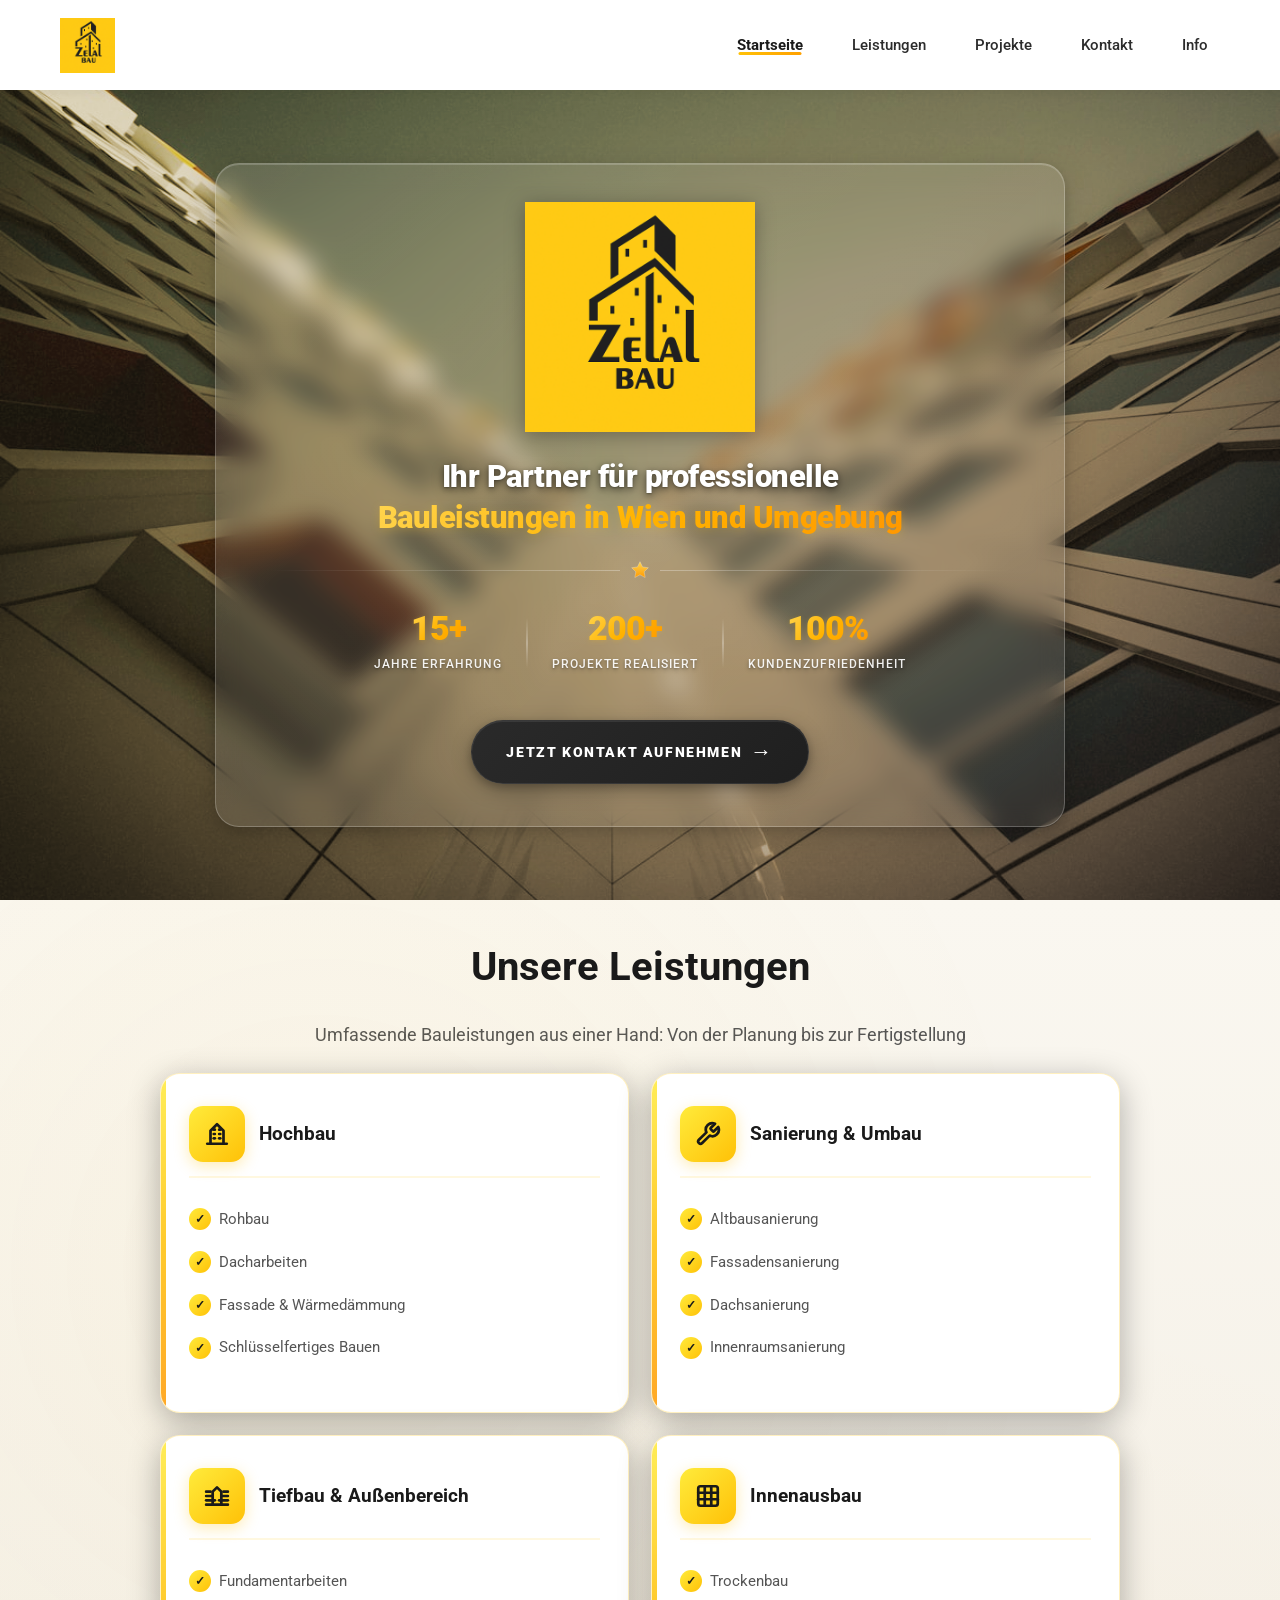
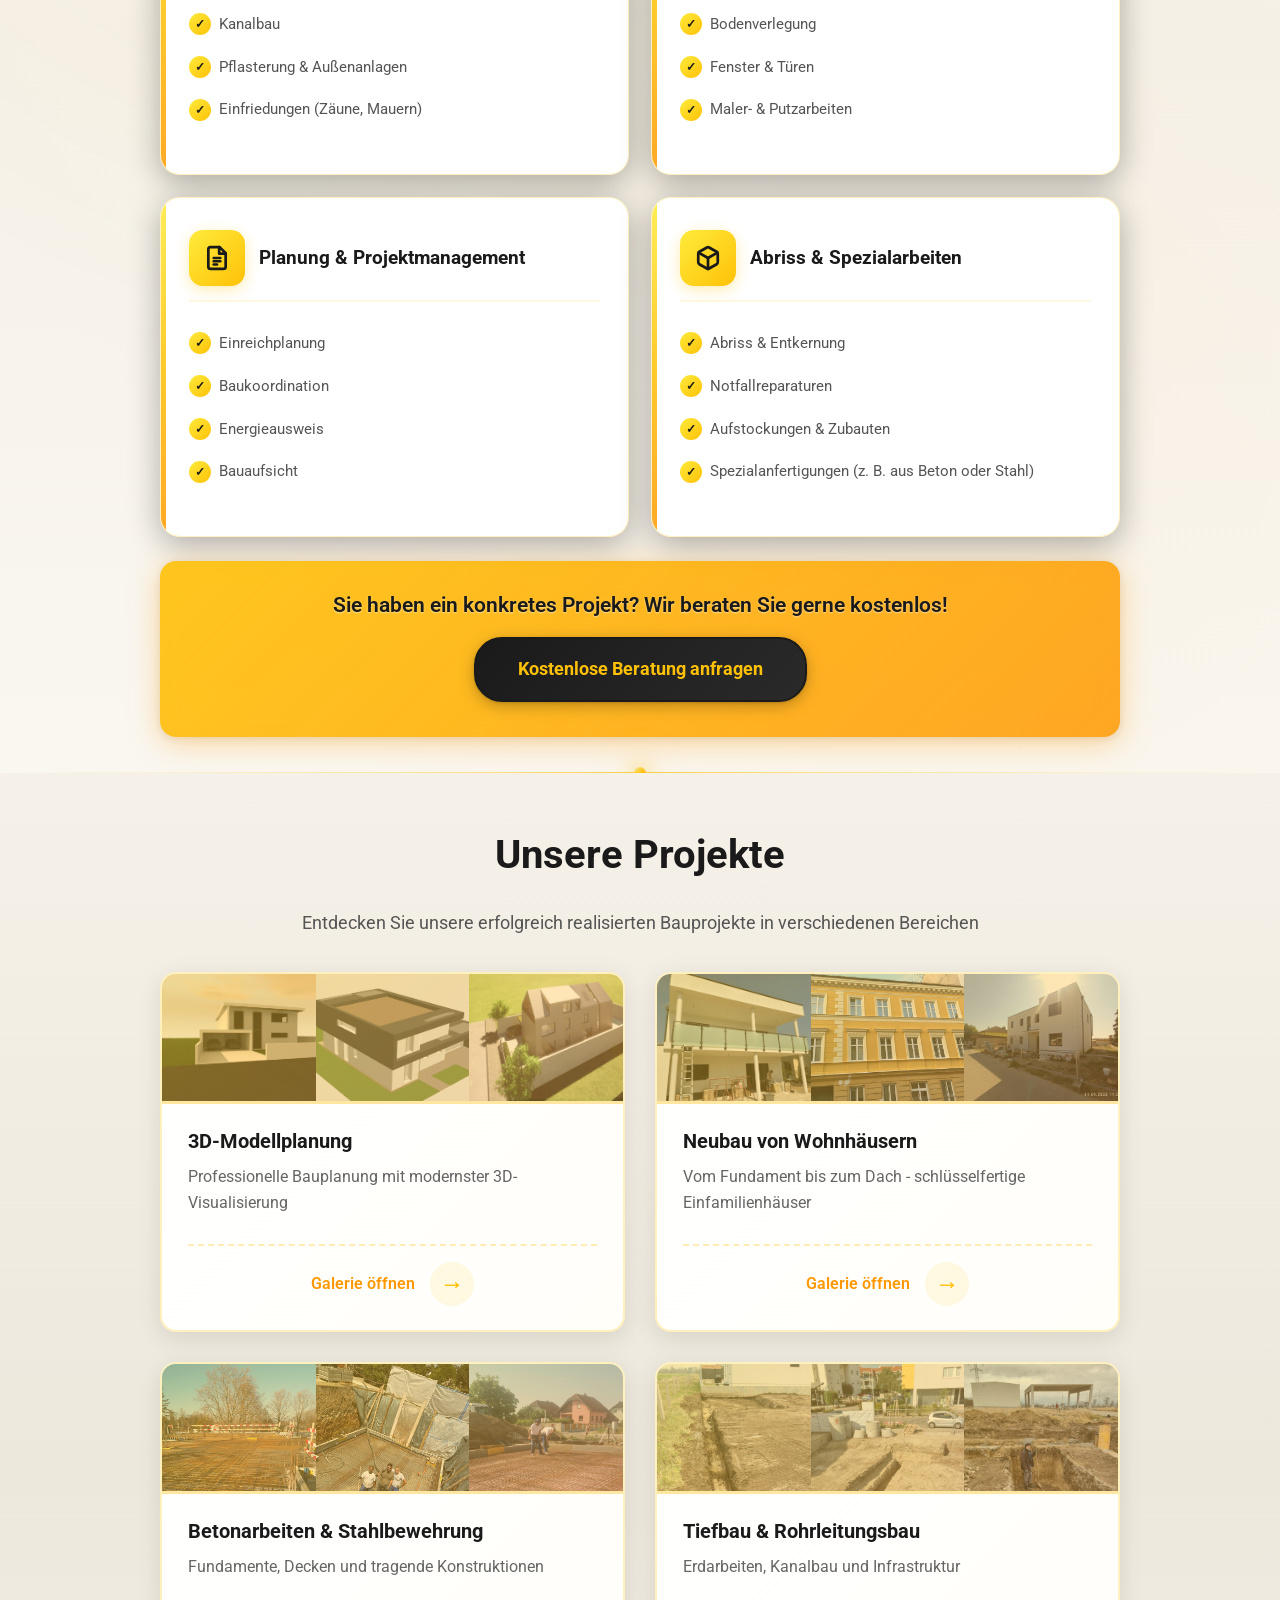
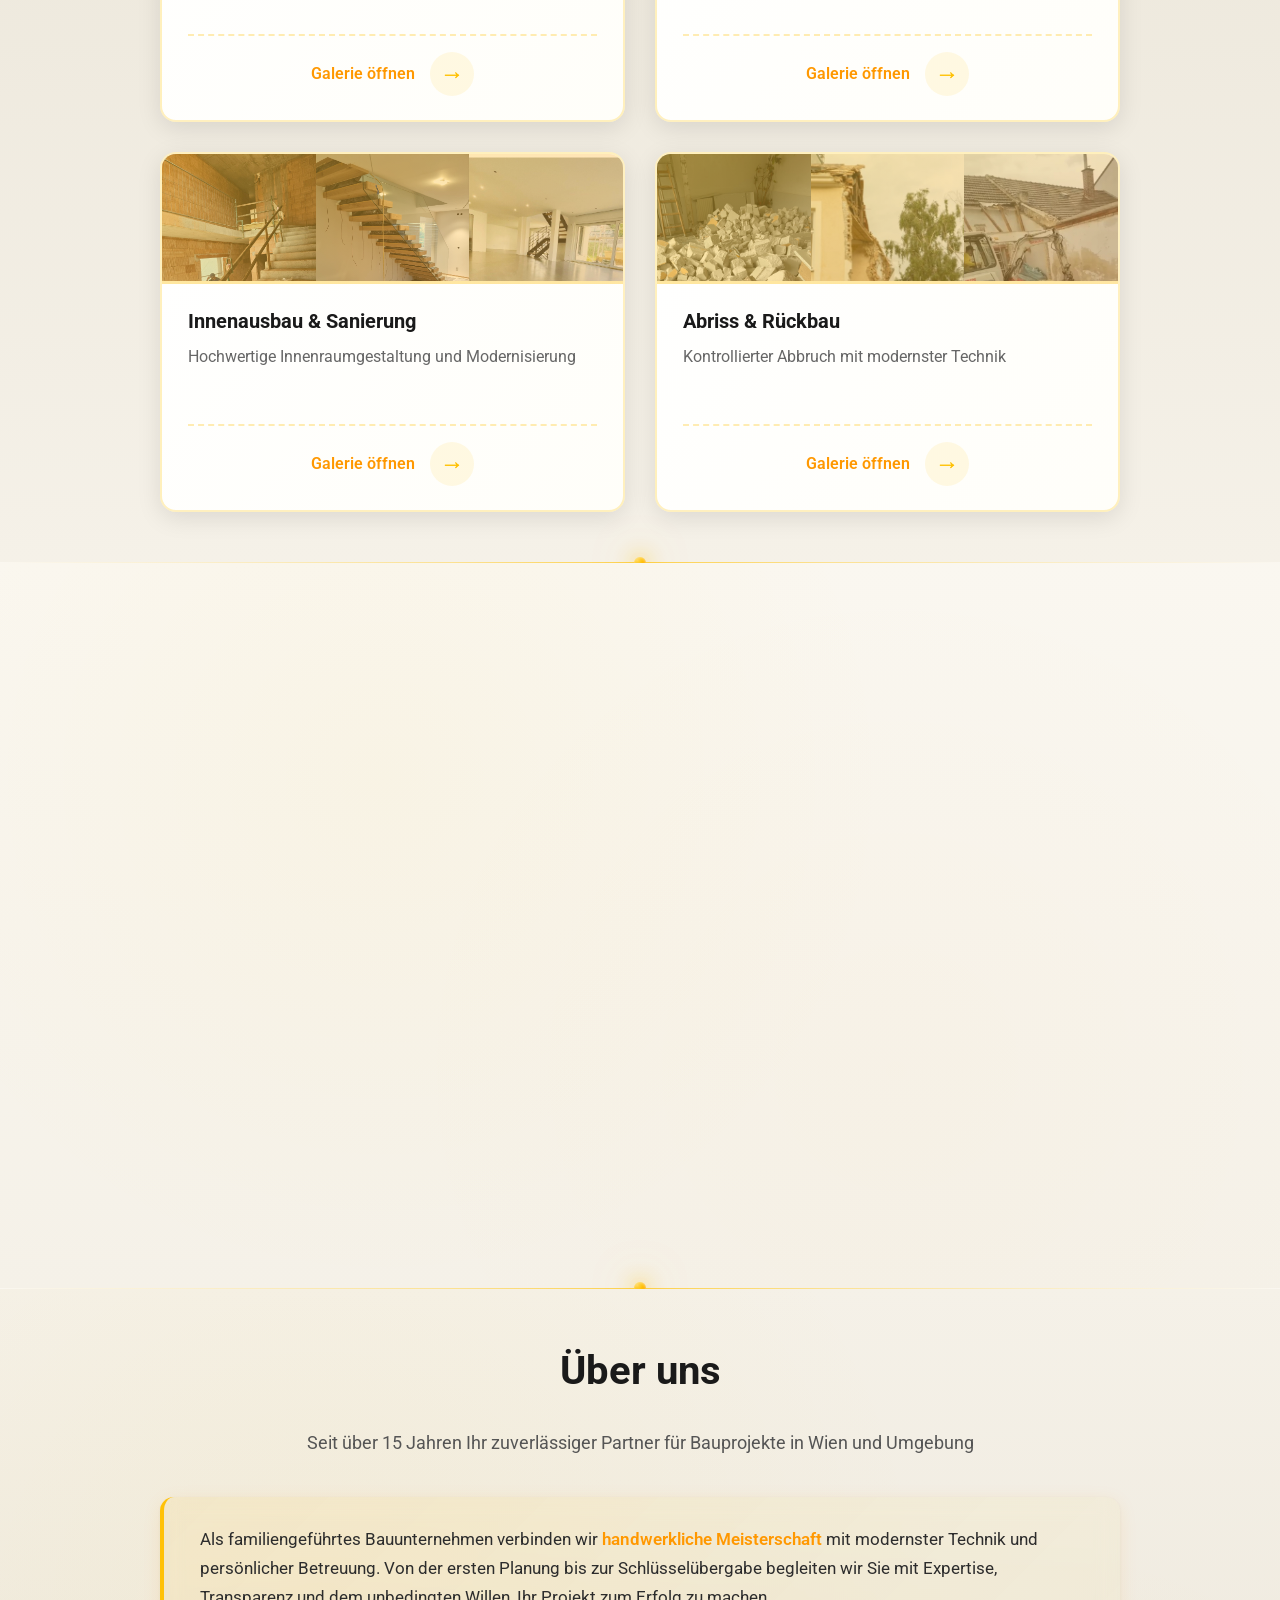
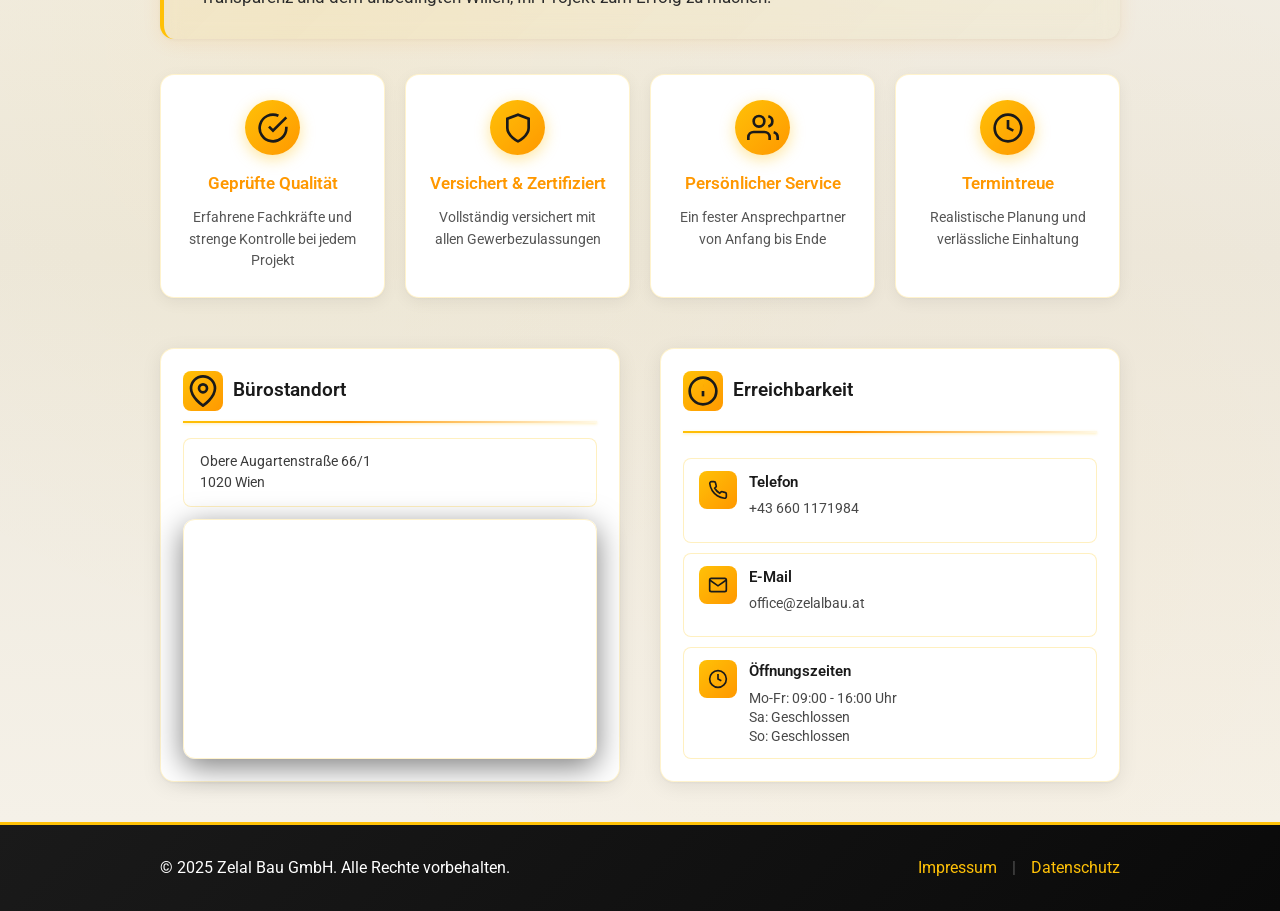
<file: index.html>
<!DOCTYPE html>
<html lang="de">
<head>
    <meta charset="UTF-8">
    <meta name="viewport" content="width=device-width, initial-scale=1.0">
    <meta name="description" content="Zelal Bau - Ihr zuverlässiger Partner für Hochbau, Sanierungen und Projektleitung">
    <title>Zelal Bau - Zuverlässigkeit. Qualität. Erfahrung im Bauwesen.</title>
    <link rel="stylesheet" href="style.css">
    <link rel="preconnect" href="https://fonts.googleapis.com">
    <link rel="preconnect" href="https://fonts.gstatic.com" crossorigin>
    <link href="https://fonts.googleapis.com/css2?family=Roboto:wght@300;400;500;700&display=swap" rel="stylesheet">
</head>
<body>
    <!-- Navigation -->
    <nav class="navbar">
        <div class="nav-container">
            <div class="nav-logo">
                <a href="#home">
                    <img src="images/logo.png" alt="Zelal Bau Logo">
                </a>
            </div>
            <input type="checkbox" id="nav-toggle" class="nav-toggle">
            <label for="nav-toggle" class="nav-toggle-label">
                <span></span>
                <span></span>
                <span></span>
            </label>
            <ul class="nav-menu">
                <li class="nav-item"><a href="#home" class="nav-link">Startseite</a></li>
                <li class="nav-item"><a href="#leistungen" class="nav-link">Leistungen</a></li>
                <li class="nav-item"><a href="#references" class="nav-link">Projekte</a></li>
                <li class="nav-item"><a href="#kontakt" class="nav-link">Kontakt</a></li>
                <li class="nav-item"><a href="#info" class="nav-link">Info</a></li>
            </ul>
        </div>
    </nav>

    <!-- Header / Hero Section -->
    <section class="header-section" id="home">
        <div class="header-container">
            <div class="header-left">
                <div class="header-logo">
                    <img src="images/logo.png" alt="Zelal Bau Logo">
                </div>
                <h1 class="header-title">Ihr Partner für professionelle<br><span class="title-highlight">Bauleistungen in Wien und Umgebung</span></h1>
                <div class="header-divider">
                    <svg width="20" height="20" viewBox="0 0 24 24" fill="none" xmlns="http://www.w3.org/2000/svg">
                        <path d="M12 2L15.09 8.26L22 9.27L17 14.14L18.18 21.02L12 17.77L5.82 21.02L7 14.14L2 9.27L8.91 8.26L12 2Z" fill="url(#gold-gradient)" stroke="rgba(255,255,255,0.3)" stroke-width="1"/>
                        <defs>
                            <linearGradient id="gold-gradient" x1="12" y1="2" x2="12" y2="22" gradientUnits="userSpaceOnUse">
                                <stop offset="0%" stop-color="#FFD54F"/>
                                <stop offset="100%" stop-color="#FF9800"/>
                            </linearGradient>
                        </defs>
                    </svg>
                </div>
                <div class="header-stats">
                    <div class="stat-item">
                        <div class="stat-number">15+</div>
                        <div class="stat-label">Jahre Erfahrung</div>
                    </div>
                    <div class="stat-divider"></div>
                    <div class="stat-item">
                        <div class="stat-number">200+</div>
                        <div class="stat-label">Projekte realisiert</div>
                    </div>
                    <div class="stat-divider"></div>
                    <div class="stat-item">
                        <div class="stat-number">100%</div>
                        <div class="stat-label">Kundenzufriedenheit</div>
                    </div>
                </div>
                
                <a href="#kontakt" class="cta-button">
                    <span class="button-text">Jetzt Kontakt aufnehmen</span>
                    <span class="button-arrow">→</span>
                </a>
            </div>
            
            <div class="header-right">
                <div class="header-image">
                    <img src="images/header-bauprojekt.png" alt="Zelal Bau Bauprojekt">
                </div>
            </div>
        </div>
    </section>

    <!-- Unsere Leistungen Section -->
    <section id="leistungen" class="services">
        <div class="container">
            <h2 class="section-title">Unsere Leistungen</h2>
            <p class="section-subtitle">Umfassende Bauleistungen aus einer Hand: Von der Planung bis zur Fertigstellung</p>
            
            <div class="services-grid">
                <!-- Hochbau -->
                <div class="service-category">
                    <div class="category-header">
                        <div class="category-icon">
                            <svg xmlns="http://www.w3.org/2000/svg" width="50" height="50" viewBox="0 0 24 24" fill="none" stroke="currentColor" stroke-width="2" stroke-linecap="round" stroke-linejoin="round">
                                <path d="M3 21h18"></path>
                                <path d="M9 8h1"></path>
                                <path d="M9 12h1"></path>
                                <path d="M9 16h1"></path>
                                <path d="M14 8h1"></path>
                                <path d="M14 12h1"></path>
                                <path d="M14 16h1"></path>
                                <path d="M6 21V9l6-6 6 6v12"></path>
                            </svg>
                        </div>
                        <h3 class="category-title">Hochbau</h3>
                    </div>
                    <ul class="service-list">
                        <li class="service-item">Rohbau</li>
                        <li class="service-item">Dacharbeiten</li>
                        <li class="service-item">Fassade & Wärmedämmung</li>
                        <li class="service-item">Schlüsselfertiges Bauen</li>
                    </ul>
                </div>

                <!-- Sanierung & Umbau -->
                <div class="service-category">
                    <div class="category-header">
                        <div class="category-icon">
                            <svg xmlns="http://www.w3.org/2000/svg" width="50" height="50" viewBox="0 0 24 24" fill="none" stroke="currentColor" stroke-width="2" stroke-linecap="round" stroke-linejoin="round">
                                <path d="M14.7 6.3a1 1 0 0 0 0 1.4l1.6 1.6a1 1 0 0 0 1.4 0l3.77-3.77a6 6 0 0 1-7.94 7.94l-6.91 6.91a2.12 2.12 0 0 1-3-3l6.91-6.91a6 6 0 0 1 7.94-7.94l-3.76 3.76z"></path>
                            </svg>
                        </div>
                        <h3 class="category-title">Sanierung & Umbau</h3>
                    </div>
                    <ul class="service-list">
                        <li class="service-item">Altbausanierung</li>
                        <li class="service-item">Fassadensanierung</li>
                        <li class="service-item">Dachsanierung</li>
                        <li class="service-item">Innenraumsanierung</li>
                    </ul>
                </div>

                <!-- Tiefbau & Außenbereich -->
                <div class="service-category">
                    <div class="category-header">
                        <div class="category-icon">
                            <svg xmlns="http://www.w3.org/2000/svg" width="50" height="50" viewBox="0 0 24 24" fill="none" stroke="currentColor" stroke-width="2" stroke-linecap="round" stroke-linejoin="round">
                                <path d="M2 20h20"></path>
                                <path d="M8 20V8l4-4 4 4v12"></path>
                                <path d="M2 8h4"></path>
                                <path d="M2 12h6"></path>
                                <path d="M2 16h8"></path>
                                <path d="M18 8h4"></path>
                                <path d="M16 12h6"></path>
                                <path d="M14 16h8"></path>
                            </svg>
                        </div>
                        <h3 class="category-title">Tiefbau & Außenbereich</h3>
                    </div>
                    <ul class="service-list">
                        <li class="service-item">Fundamentarbeiten</li>
                        <li class="service-item">Kanalbau</li>
                        <li class="service-item">Pflasterung & Außenanlagen</li>
                        <li class="service-item">Einfriedungen (Zäune, Mauern)</li>
                    </ul>
                </div>

                <!-- Innenausbau -->
                <div class="service-category">
                    <div class="category-header">
                        <div class="category-icon">
                            <svg xmlns="http://www.w3.org/2000/svg" width="50" height="50" viewBox="0 0 24 24" fill="none" stroke="currentColor" stroke-width="2" stroke-linecap="round" stroke-linejoin="round">
                                <rect x="3" y="3" width="18" height="18" rx="2" ry="2"></rect>
                                <line x1="3" y1="9" x2="21" y2="9"></line>
                                <line x1="3" y1="15" x2="21" y2="15"></line>
                                <line x1="9" y1="3" x2="9" y2="21"></line>
                                <line x1="15" y1="3" x2="15" y2="21"></line>
                            </svg>
                        </div>
                        <h3 class="category-title">Innenausbau</h3>
                    </div>
                    <ul class="service-list">
                        <li class="service-item">Trockenbau</li>
                        <li class="service-item">Bodenverlegung</li>
                        <li class="service-item">Fenster & Türen</li>
                        <li class="service-item">Maler- & Putzarbeiten</li>
                    </ul>
                </div>

                <!-- Planung & Projektmanagement -->
                <div class="service-category">
                    <div class="category-header">
                        <div class="category-icon">
                            <svg xmlns="http://www.w3.org/2000/svg" width="50" height="50" viewBox="0 0 24 24" fill="none" stroke="currentColor" stroke-width="2" stroke-linecap="round" stroke-linejoin="round">
                                <path d="M14.5 2H6a2 2 0 0 0-2 2v16a2 2 0 0 0 2 2h12a2 2 0 0 0 2-2V7.5L14.5 2z"></path>
                                <polyline points="14 2 14 8 20 8"></polyline>
                                <line x1="9" y1="15" x2="15" y2="15"></line>
                                <line x1="9" y1="12" x2="15" y2="12"></line>
                                <line x1="9" y1="18" x2="12" y2="18"></line>
                            </svg>
                        </div>
                        <h3 class="category-title">Planung & Projektmanagement</h3>
                    </div>
                    <ul class="service-list">
                        <li class="service-item">Einreichplanung</li>
                        <li class="service-item">Baukoordination</li>
                        <li class="service-item">Energieausweis</li>
                        <li class="service-item">Bauaufsicht</li>
                    </ul>
                </div>

                <!-- Abriss & Spezialarbeiten -->
                <div class="service-category">
                    <div class="category-header">
                        <div class="category-icon">
                            <svg xmlns="http://www.w3.org/2000/svg" width="50" height="50" viewBox="0 0 24 24" fill="none" stroke="currentColor" stroke-width="2" stroke-linecap="round" stroke-linejoin="round">
                                <path d="M21 8a2 2 0 0 0-1-1.73l-7-4a2 2 0 0 0-2 0l-7 4A2 2 0 0 0 3 8v8a2 2 0 0 0 1 1.73l7 4a2 2 0 0 0 2 0l7-4A2 2 0 0 0 21 16Z"></path>
                                <path d="m3.3 7 8.7 5 8.7-5"></path>
                                <path d="M12 22V12"></path>
                            </svg>
                        </div>
                        <h3 class="category-title">Abriss & Spezialarbeiten</h3>
                    </div>
                    <ul class="service-list">
                        <li class="service-item">Abriss & Entkernung</li>
                        <li class="service-item">Notfallreparaturen</li>
                        <li class="service-item">Aufstockungen & Zubauten</li>
                        <li class="service-item">Spezialanfertigungen (z. B. aus Beton oder Stahl)</li>
                    </ul>
                </div>
            </div>

            <div class="services-cta">
                <p class="cta-text">Sie haben ein konkretes Projekt? Wir beraten Sie gerne kostenlos!</p>
                <a href="#kontakt" class="cta-button-secondary">Kostenlose Beratung anfragen</a>
            </div>
        </div>
    </section>

    <!-- Transition: Services to References -->
    <div class="section-transition dark-to-dark">
        <svg viewBox="0 0 1200 80" preserveAspectRatio="none" style="width: 100%; height: 80px;">
            <defs>
                <linearGradient id="grad2" x1="0%" y1="0%" x2="0%" y2="100%">
                    <stop offset="0%" style="stop-color:#2d2d2d;stop-opacity:1" />
                    <stop offset="50%" style="stop-color:rgba(255,193,7,0.08);stop-opacity:1" />
                    <stop offset="100%" style="stop-color:#1a1a1a;stop-opacity:1" />
                </linearGradient>
            </defs>
            <path d="M0,35 Q300,55 600,35 T1200,35 L1200,80 L0,80 Z" fill="url(#grad2)" opacity="0.8"/>
            <path d="M0,50 Q300,30 600,50 T1200,50 L1200,80 L0,80 Z" fill="#2c2c2c" opacity="0.6"/>
            <path d="M0,60 Q300,70 600,60 T1200,60 L1200,80 L0,80 Z" fill="#1a1a1a"/>
        </svg>
    </div>

    <!-- References Section -->
    <section id="references" class="references">
        <div class="container">
            <h2 class="section-title">Unsere Projekte</h2>
            <p class="section-subtitle">Entdecken Sie unsere erfolgreich realisierten Bauprojekte in verschiedenen Bereichen</p>
            
            <!-- Projekt-Kategorien -->
            <div class="projects-grid">
                <div class="project-category-card" onclick="window.location.href='projekte/3d-planung.html'">
                    <div class="project-card-header">
                        <img src="projekte/3d-modellplanung/bild1.JPG" alt="3D Projekt 1" class="bg-image">
                        <img src="projekte/3d-modellplanung/bild2.JPG" alt="3D Projekt 2" class="bg-image">
                        <img src="projekte/3d-modellplanung/bild3.JPG" alt="3D Projekt 3" class="bg-image">
                        <div class="project-card-icon-wrapper">
                            <div class="project-card-icon">
                                <svg xmlns="http://www.w3.org/2000/svg" width="32" height="32" viewBox="0 0 24 24" fill="none" stroke="currentColor" stroke-width="2">
                                    <path d="M14.5 2H6a2 2 0 0 0-2 2v16a2 2 0 0 0 2 2h12a2 2 0 0 0 2-2V7.5L14.5 2z"></path>
                                    <polyline points="14 2 14 8 20 8"></polyline>
                                    <line x1="9" y1="15" x2="15" y2="15"></line>
                                    <line x1="9" y1="12" x2="15" y2="12"></line>
                                    <line x1="9" y1="18" x2="12" y2="18"></line>
                                </svg>
                            </div>
                        </div>
                    </div>
                    <div class="project-card-body">
                        <h3 class="project-card-title">3D-Modellplanung</h3>
                        <p class="project-card-description">Professionelle Bauplanung mit modernster 3D-Visualisierung</p>
                        <div class="project-card-footer">
                            <span class="project-card-link-text">Galerie öffnen</span>
                            <div class="project-card-arrow">→</div>
                        </div>
                    </div>
                </div>

                <div class="project-category-card" onclick="window.location.href='projekte/neubau.html'">
                    <div class="project-card-header">
                        <img src="projekte/Neubau von Wohnhäusern/bild10.JPG" alt="Neubau 1" class="bg-image">
                        <img src="projekte/Neubau von Wohnhäusern/bild14.JPG" alt="Neubau 2" class="bg-image">
                        <img src="projekte/Neubau von Wohnhäusern/bild12.JPG" alt="Neubau 3" class="bg-image">
                        <div class="project-card-icon-wrapper">
                            <div class="project-card-icon">
                                <svg xmlns="http://www.w3.org/2000/svg" width="32" height="32" viewBox="0 0 24 24" fill="none" stroke="currentColor" stroke-width="2">
                                    <path d="M3 21h18"></path>
                                    <path d="M9 8h1"></path>
                                    <path d="M9 12h1"></path>
                                    <path d="M9 16h1"></path>
                                    <path d="M14 8h1"></path>
                                    <path d="M14 12h1"></path>
                                    <path d="M14 16h1"></path>
                                    <path d="M6 21V9l6-6 6 6v12"></path>
                                </svg>
                            </div>
                        </div>
                    </div>
                    <div class="project-card-body">
                        <h3 class="project-card-title">Neubau von Wohnhäusern</h3>
                        <p class="project-card-description">Vom Fundament bis zum Dach - schlüsselfertige Einfamilienhäuser</p>
                        <div class="project-card-footer">
                            <span class="project-card-link-text">Galerie öffnen</span>
                            <div class="project-card-arrow">→</div>
                        </div>
                    </div>
                </div>

                <div class="project-category-card" onclick="window.location.href='projekte/beton-stahl.html'">
                    <div class="project-card-header">
                        <img src="projekte/betonstahl/bild1.JPG" alt="Beton 1" class="bg-image">
                        <img src="projekte/betonstahl/bild2.JPG" alt="Beton 2" class="bg-image">
                        <img src="projekte/betonstahl/bild3.JPG" alt="Beton 3" class="bg-image">
                        <div class="project-card-icon-wrapper">
                            <div class="project-card-icon">
                                <svg xmlns="http://www.w3.org/2000/svg" width="32" height="32" viewBox="0 0 24 24" fill="none" stroke="currentColor" stroke-width="2">
                                    <rect x="3" y="3" width="18" height="18" rx="2" ry="2"></rect>
                                    <line x1="3" y1="9" x2="21" y2="9"></line>
                                    <line x1="3" y1="15" x2="21" y2="15"></line>
                                    <line x1="9" y1="3" x2="9" y2="21"></line>
                                    <line x1="15" y1="3" x2="15" y2="21"></line>
                                </svg>
                            </div>
                        </div>
                    </div>
                    <div class="project-card-body">
                        <h3 class="project-card-title">Betonarbeiten & Stahlbewehrung</h3>
                        <p class="project-card-description">Fundamente, Decken und tragende Konstruktionen</p>
                        <div class="project-card-footer">
                            <span class="project-card-link-text">Galerie öffnen</span>
                            <div class="project-card-arrow">→</div>
                        </div>
                    </div>
                </div>

                <div class="project-category-card" onclick="window.location.href='projekte/tiefbau.html'">
                    <div class="project-card-header">
                        <img src="projekte/tiefbaurohr/bild1.JPG" alt="Tiefbau 1" class="bg-image">
                        <img src="projekte/tiefbaurohr/bild2.JPG" alt="Tiefbau 2" class="bg-image">
                        <img src="projekte/tiefbaurohr/bild3.JPG" alt="Tiefbau 3" class="bg-image">
                        <div class="project-card-icon-wrapper">
                            <div class="project-card-icon">
                                <svg xmlns="http://www.w3.org/2000/svg" width="32" height="32" viewBox="0 0 24 24" fill="none" stroke="currentColor" stroke-width="2">
                                    <path d="M2 20h20"></path>
                                    <path d="M8 20V8l4-4 4 4v12"></path>
                                    <path d="M2 8h4"></path>
                                    <path d="M2 12h6"></path>
                                    <path d="M2 16h8"></path>
                                </svg>
                            </div>
                        </div>
                    </div>
                    <div class="project-card-body">
                        <h3 class="project-card-title">Tiefbau & Rohrleitungsbau</h3>
                        <p class="project-card-description">Erdarbeiten, Kanalbau und Infrastruktur</p>
                        <div class="project-card-footer">
                            <span class="project-card-link-text">Galerie öffnen</span>
                            <div class="project-card-arrow">→</div>
                        </div>
                    </div>
                </div>

                <div class="project-category-card" onclick="window.location.href='projekte/innenausbau.html'">
                    <div class="project-card-header">
                        <img src="projekte/innen/bild16.JPG" alt="Innenausbau 1" class="bg-image">
                        <img src="projekte/innen/bild6.JPG" alt="Innenausbau 2" class="bg-image">
                        <img src="projekte/innen/bild12.JPG" alt="Innenausbau 3" class="bg-image">
                        <div class="project-card-icon-wrapper">
                            <div class="project-card-icon">
                                <svg xmlns="http://www.w3.org/2000/svg" width="32" height="32" viewBox="0 0 24 24" fill="none" stroke="currentColor" stroke-width="2">
                                    <rect x="3" y="3" width="7" height="7"></rect>
                                    <rect x="14" y="3" width="7" height="7"></rect>
                                    <rect x="14" y="14" width="7" height="7"></rect>
                                    <rect x="3" y="14" width="7" height="7"></rect>
                                </svg>
                            </div>
                        </div>
                    </div>
                    <div class="project-card-body">
                        <h3 class="project-card-title">Innenausbau & Sanierung</h3>
                        <p class="project-card-description">Hochwertige Innenraumgestaltung und Modernisierung</p>
                        <div class="project-card-footer">
                            <span class="project-card-link-text">Galerie öffnen</span>
                            <div class="project-card-arrow">→</div>
                        </div>
                    </div>
                </div>

                <div class="project-category-card" onclick="window.location.href='projekte/abriss.html'">
                    <div class="project-card-header">
                        <img src="projekte/abriss/bild1.JPG" alt="Abriss 1" class="bg-image">
                        <img src="projekte/abriss/bild2.jpg" alt="Abriss 2" class="bg-image">
                        <img src="projekte/abriss/bild3.jpeg" alt="Abriss 3" class="bg-image">
                        <div class="project-card-icon-wrapper">
                            <div class="project-card-icon">
                                <svg xmlns="http://www.w3.org/2000/svg" width="32" height="32" viewBox="0 0 24 24" fill="none" stroke="currentColor" stroke-width="2">
                                    <path d="M21 8a2 2 0 0 0-1-1.73l-7-4a2 2 0 0 0-2 0l-7 4A2 2 0 0 0 3 8v8a2 2 0 0 0 1 1.73l7 4a2 2 0 0 0 2 0l7-4A2 2 0 0 0 21 16Z"></path>
                                    <path d="m3.3 7 8.7 5 8.7-5"></path>
                                    <path d="M12 22V12"></path>
                                </svg>
                            </div>
                        </div>
                    </div>
                    <div class="project-card-body">
                        <h3 class="project-card-title">Abriss & Rückbau</h3>
                        <p class="project-card-description">Kontrollierter Abbruch mit modernster Technik</p>
                        <div class="project-card-footer">
                            <span class="project-card-link-text">Galerie öffnen</span>
                            <div class="project-card-arrow">→</div>
                        </div>
                    </div>
                </div>
            </div>
        </div>
    </section>

    <!-- Transition: References to Contact -->
    <div class="section-transition dark-to-dark">
        <svg viewBox="0 0 1200 80" preserveAspectRatio="none" style="width: 100%; height: 80px;">
            <defs>
                <linearGradient id="grad3" x1="0%" y1="0%" x2="0%" y2="100%">
                    <stop offset="0%" style="stop-color:#2c2c2c;stop-opacity:1" />
                    <stop offset="50%" style="stop-color:rgba(255,193,7,0.1);stop-opacity:1" />
                    <stop offset="100%" style="stop-color:#1a1a1a;stop-opacity:1" />
                </linearGradient>
            </defs>
            <path d="M0,30 Q300,50 600,30 T1200,30 L1200,80 L0,80 Z" fill="url(#grad3)" opacity="0.9"/>
            <path d="M0,45 Q300,25 600,45 T1200,45 L1200,80 L0,80 Z" fill="#2d2d2d" opacity="0.5"/>
            <path d="M0,58 Q300,68 600,58 T1200,58 L1200,80 L0,80 Z" fill="#1a1a1a"/>
        </svg>
    </div>

    <!-- Kontakt Section -->
    <section id="kontakt" class="contact">
        <div class="container">
            <div class="contact-wrapper">
                <div class="contact-form">
                    <h2 class="form-title">Kontaktanfrage</h2>
                    <p class="form-subtitle">Nehmen Sie Kontakt mit uns auf. Wir freuen uns auf Ihr Projekt!</p>
                    <form action="https://formspree.io/f/xjkvkwzd" method="POST" id="contactForm">
                        <input type="hidden" name="_subject" value="Neue Kontaktanfrage von Zelal Bau Website">
                        <div class="form-row">
                            <div class="form-group">
                                <label for="name">Name / Firmenname *</label>
                                <input type="text" id="name" name="name" required>
                            </div>
                            <div class="form-group">
                                <label for="email">E-Mail *</label>
                                <input type="email" id="email" name="email" required>
                            </div>
                            <div class="form-group">
                                <label for="phone">Telefon</label>
                                <input type="tel" id="phone" name="phone">
                            </div>
                        </div>
                        <div class="form-group">
                            <label for="subject">Betreff *</label>
                            <input type="text" id="subject" name="subject" required>
                        </div>
                        <div class="form-group">
                            <label for="message">Ihre Nachricht *</label>
                            <textarea id="message" name="message" rows="4" required></textarea>
                        </div>
                        <div style="text-align: center;">
                            <button type="submit" class="submit-button">
                                <span>Nachricht senden</span>
                                <svg xmlns="http://www.w3.org/2000/svg" width="20" height="20" viewBox="0 0 24 24" fill="none" stroke="currentColor" stroke-width="2">
                                    <line x1="5" y1="12" x2="19" y2="12"></line>
                                    <polyline points="12 5 19 12 12 19"></polyline>
                                </svg>
                            </button>
                        </div>
                    </form>
                </div>
            </div>
        </div>
    </section>

    <!-- Transition: Contact to Info -->
    <div class="section-transition dark-to-dark">
        <svg viewBox="0 0 1200 80" preserveAspectRatio="none" style="width: 100%; height: 80px;">
            <defs>
                <linearGradient id="grad4" x1="0%" y1="0%" x2="0%" y2="100%">
                    <stop offset="0%" style="stop-color:#1a1a1a;stop-opacity:1" />
                    <stop offset="50%" style="stop-color:rgba(255,193,7,0.06);stop-opacity:1" />
                    <stop offset="100%" style="stop-color:#1f1f1f;stop-opacity:1" />
                </linearGradient>
            </defs>
            <path d="M0,38 Q300,18 600,38 T1200,38 L1200,80 L0,80 Z" fill="url(#grad4)" opacity="0.85"/>
            <path d="M0,52 Q300,62 600,52 T1200,52 L1200,80 L0,80 Z" fill="#2d2d2d" opacity="0.4"/>
            <path d="M0,62 Q300,48 600,62 T1200,62 L1200,80 L0,80 Z" fill="#1f1f1f"/>
        </svg>
    </div>

    <!-- Info Section -->
    <section id="info" class="info">
        <div class="container">
            <h2 class="section-title">Über uns</h2>
            <p class="section-subtitle">Seit über 15 Jahren Ihr zuverlässiger Partner für Bauprojekte in Wien und Umgebung</p>
            
            <!-- Über uns Content -->
            <div class="info-about-section">
                <div class="about-intro-box">
                    <p>Als familiengeführtes Bauunternehmen verbinden wir <strong>handwerkliche Meisterschaft</strong> mit modernster Technik und persönlicher Betreuung. Von der ersten Planung bis zur Schlüsselübergabe begleiten wir Sie mit Expertise, Transparenz und dem unbedingten Willen, Ihr Projekt zum Erfolg zu machen.</p>
                </div>

                <div class="info-features-grid">
                    <div class="info-feature">
                        <div class="feature-icon">
                            <svg xmlns="http://www.w3.org/2000/svg" width="32" height="32" viewBox="0 0 24 24" fill="none" stroke="currentColor" stroke-width="2">
                                <path d="M22 11.08V12a10 10 0 1 1-5.93-9.14"></path>
                                <polyline points="22 4 12 14.01 9 11.01"></polyline>
                            </svg>
                        </div>
                        <h4>Geprüfte Qualität</h4>
                        <p>Erfahrene Fachkräfte und strenge Kontrolle bei jedem Projekt</p>
                    </div>
                    <div class="info-feature">
                        <div class="feature-icon">
                            <svg xmlns="http://www.w3.org/2000/svg" width="32" height="32" viewBox="0 0 24 24" fill="none" stroke="currentColor" stroke-width="2">
                                <path d="M12 22s8-4 8-10V5l-8-3-8 3v7c0 6 8 10 8 10z"></path>
                            </svg>
                        </div>
                        <h4>Versichert & Zertifiziert</h4>
                        <p>Vollständig versichert mit allen Gewerbezulassungen</p>
                    </div>
                    <div class="info-feature">
                        <div class="feature-icon">
                            <svg xmlns="http://www.w3.org/2000/svg" width="32" height="32" viewBox="0 0 24 24" fill="none" stroke="currentColor" stroke-width="2">
                                <path d="M17 21v-2a4 4 0 0 0-4-4H5a4 4 0 0 0-4 4v2"></path>
                                <circle cx="9" cy="7" r="4"></circle>
                                <path d="M23 21v-2a4 4 0 0 0-3-3.87"></path>
                                <path d="M16 3.13a4 4 0 0 1 0 7.75"></path>
                            </svg>
                        </div>
                        <h4>Persönlicher Service</h4>
                        <p>Ein fester Ansprechpartner von Anfang bis Ende</p>
                    </div>
                    <div class="info-feature">
                        <div class="feature-icon">
                            <svg xmlns="http://www.w3.org/2000/svg" width="32" height="32" viewBox="0 0 24 24" fill="none" stroke="currentColor" stroke-width="2">
                                <circle cx="12" cy="12" r="10"></circle>
                                <polyline points="12 6 12 12 16 14"></polyline>
                            </svg>
                        </div>
                        <h4>Termintreue</h4>
                        <p>Realistische Planung und verlässliche Einhaltung</p>
                    </div>
                </div>
            </div>

            <!-- Kontakt und Standort -->
            <div class="contact-bottom">
                <div class="location-section">
                    <div class="section-card-header">
                        <div class="card-header-icon">
                            <svg xmlns="http://www.w3.org/2000/svg" width="32" height="32" viewBox="0 0 24 24" fill="none" stroke="currentColor" stroke-width="2">
                                <path d="M21 10c0 7-9 13-9 13s-9-6-9-13a9 9 0 0 1 18 0z"></path>
                                <circle cx="12" cy="10" r="3"></circle>
                            </svg>
                        </div>
                        <h3 class="card-title">Bürostandort</h3>
                    </div>
                    <div class="card-divider"></div>
                    <div class="location-address">
                        <p class="address-text">Obere Augartenstraße 66/1</p>
                        <p class="address-text">1020 Wien</p>
                    </div>
                    <div class="map-container">
                        <iframe 
                            src="https://maps.google.com/maps?width=100%25&amp;height=400&amp;hl=de&amp;q=Obere%20Augartenstrae%2066/1,%201020%20Wien+(Zelal%20Bau%20GmbH)&amp;t=&amp;z=15&amp;ie=UTF8&amp;iwloc=B&amp;output=embed"
                            width="100%" 
                            height="100%"
                            style="border:0; border-radius: 12px;" 
                            allowfullscreen="" 
                            loading="lazy">
                        </iframe>
                    </div>
                </div>

                <div class="contact-info-section">
                    <div class="section-card-header">
                        <div class="card-header-icon">
                            <svg xmlns="http://www.w3.org/2000/svg" width="32" height="32" viewBox="0 0 24 24" fill="none" stroke="currentColor" stroke-width="2">
                                <circle cx="12" cy="12" r="10"></circle>
                                <line x1="12" y1="16" x2="12" y2="12"></line>
                                <line x1="12" y1="8" x2="12.01" y2="8"></line>
                            </svg>
                        </div>
                        <h3 class="card-title">Erreichbarkeit</h3>
                    </div>
                    <div class="card-divider"></div>
                    <div class="info-card">
                        <div class="info-icon">
                            <svg xmlns="http://www.w3.org/2000/svg" width="24" height="24" viewBox="0 0 24 24" fill="none" stroke="currentColor" stroke-width="2">
                                <path d="M22 16.92v3a2 2 0 0 1-2.18 2 19.79 19.79 0 0 1-8.63-3.07 19.5 19.5 0 0 1-6-6 19.79 19.79 0 0 1-3.07-8.67A2 2 0 0 1 4.11 2h3a2 2 0 0 1 2 1.72 12.84 12.84 0 0 0 .7 2.81 2 2 0 0 1-.45 2.11L8.09 9.91a16 16 0 0 0 6 6l1.27-1.27a2 2 0 0 1 2.11-.45 12.84 12.84 0 0 0 2.81.7A2 2 0 0 1 22 16.92z"></path>
                            </svg>
                        </div>
                        <div class="info-content">
                            <h4>Telefon</h4>
                            <p>+43 660 1171984</p>
                        </div>
                    </div>

                    <div class="info-card">
                        <div class="info-icon">
                            <svg xmlns="http://www.w3.org/2000/svg" width="24" height="24" viewBox="0 0 24 24" fill="none" stroke="currentColor" stroke-width="2">
                                <path d="M4 4h16c1.1 0 2 .9 2 2v12c0 1.1-.9 2-2 2H4c-1.1 0-2-.9-2-2V6c0-1.1.9-2 2-2z"></path>
                                <polyline points="22,6 12,13 2,6"></polyline>
                            </svg>
                        </div>
                        <div class="info-content">
                            <h4>E-Mail</h4>
                            <p>office@zelalbau.at</p>
                        </div>
                    </div>

                    <div class="info-card">
                        <div class="info-icon">
                            <svg xmlns="http://www.w3.org/2000/svg" width="24" height="24" viewBox="0 0 24 24" fill="none" stroke="currentColor" stroke-width="2">
                                <circle cx="12" cy="12" r="10"></circle>
                                <polyline points="12 6 12 12 16 14"></polyline>
                            </svg>
                        </div>
                        <div class="info-content">
                            <h4>Öffnungszeiten</h4>
                            <p>Mo-Fr: 09:00 - 16:00 Uhr<br>Sa: Geschlossen<br>So: Geschlossen</p>
                        </div>
                    </div>
                </div>
            </div>
        </div>
    </section>

    <!-- Footer -->
    <footer class="footer">
        <div class="container">
            <div class="footer-content">
                <p>&copy; 2025 Zelal Bau GmbH. Alle Rechte vorbehalten.</p>
                <div class="footer-links">
                    <a href="#impressum">Impressum</a>
                    <span>|</span>
                    <a href="#datenschutz">Datenschutz</a>
                </div>
            </div>
        </div>
    </footer>

    <!-- Success Modal -->
    <div id="successModal" class="success-modal">
        <div class="success-modal-content">
            <div class="success-modal-icon">
                <svg xmlns="http://www.w3.org/2000/svg" width="60" height="60" viewBox="0 0 24 24" fill="none" stroke="currentColor" stroke-width="2.5">
                    <path d="M22 11.08V12a10 10 0 1 1-5.93-9.14"></path>
                    <polyline points="22 4 12 14.01 9 11.01"></polyline>
                </svg>
            </div>
            <h3 class="success-modal-title">Nachricht erfolgreich gesendet!</h3>
            <p class="success-modal-text">Vielen Dank für Ihre Anfrage. Wir haben Ihre Nachricht erhalten und werden uns schnellstmöglich bei Ihnen melden.</p>
            <button class="success-modal-button" onclick="closeSuccessModal()">Verstanden</button>
        </div>
    </div>

    <script src="script.js"></script>
</body>
</html>
</file>
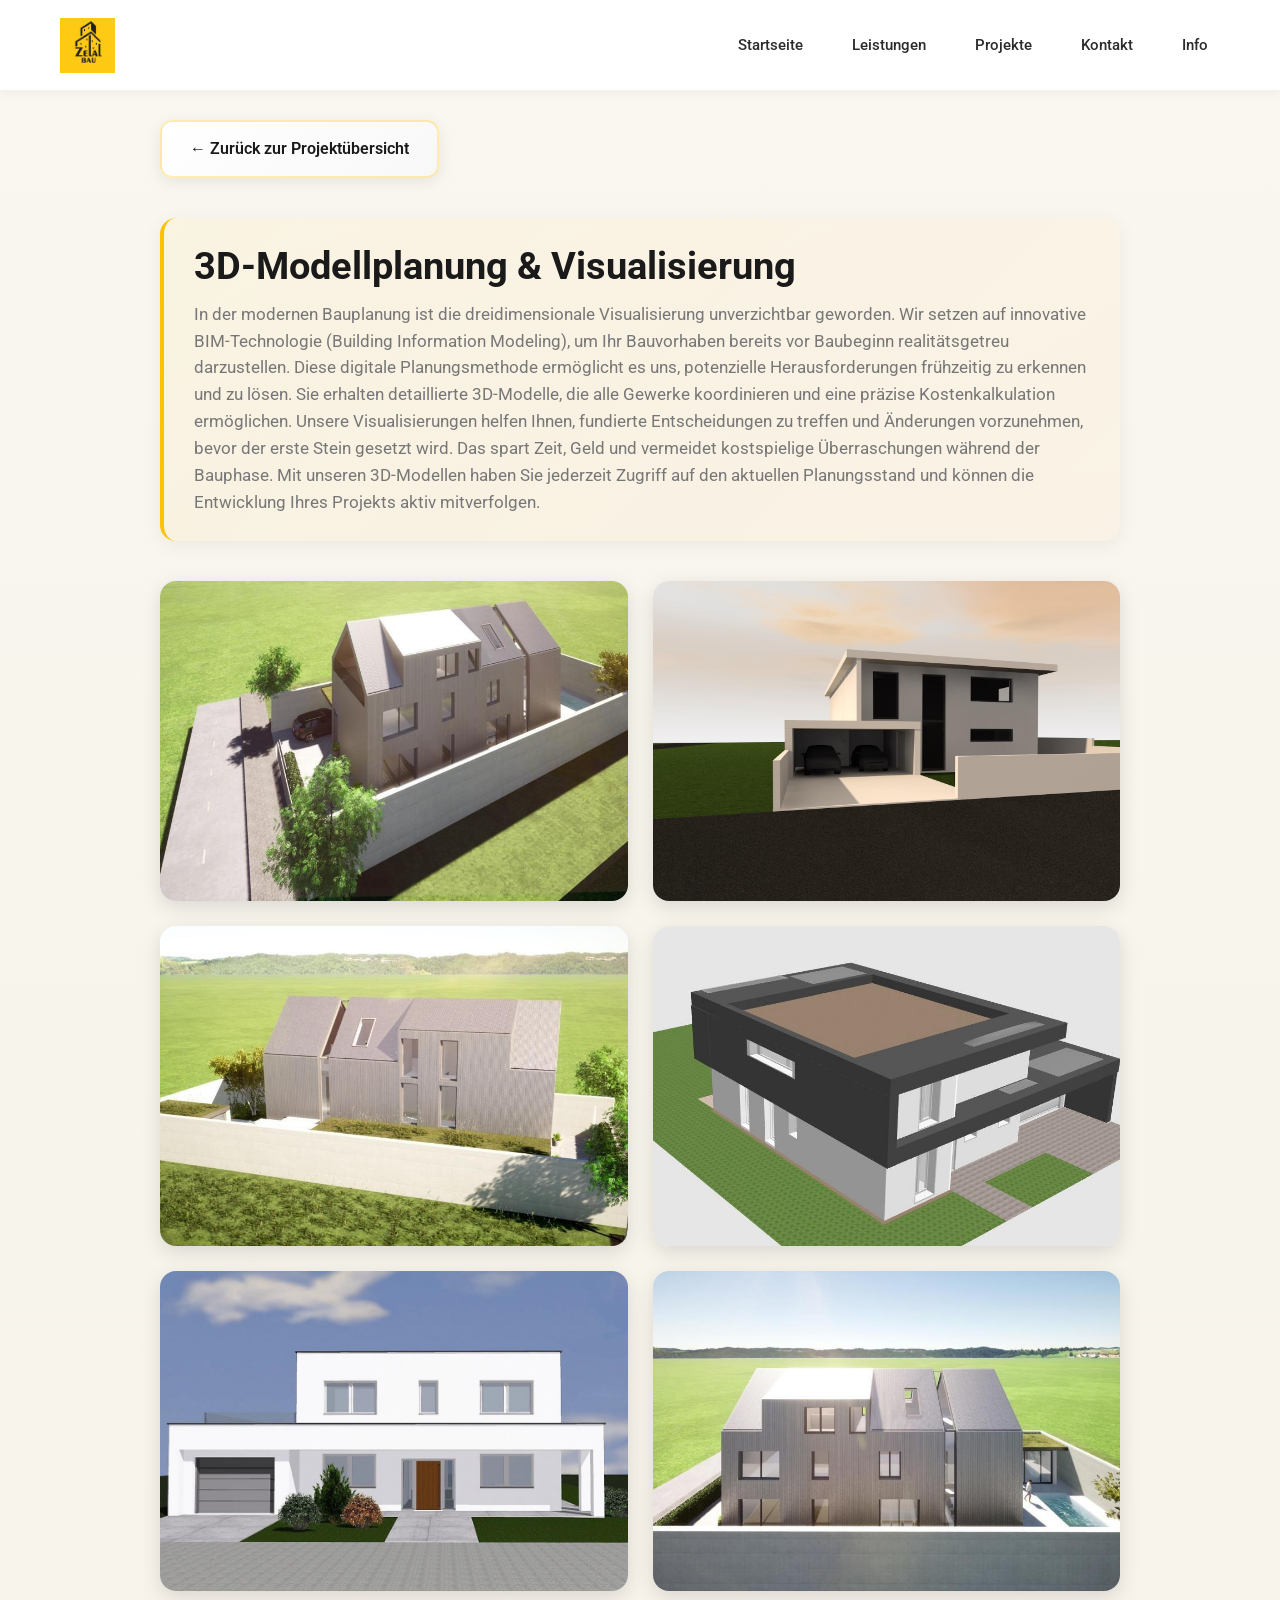
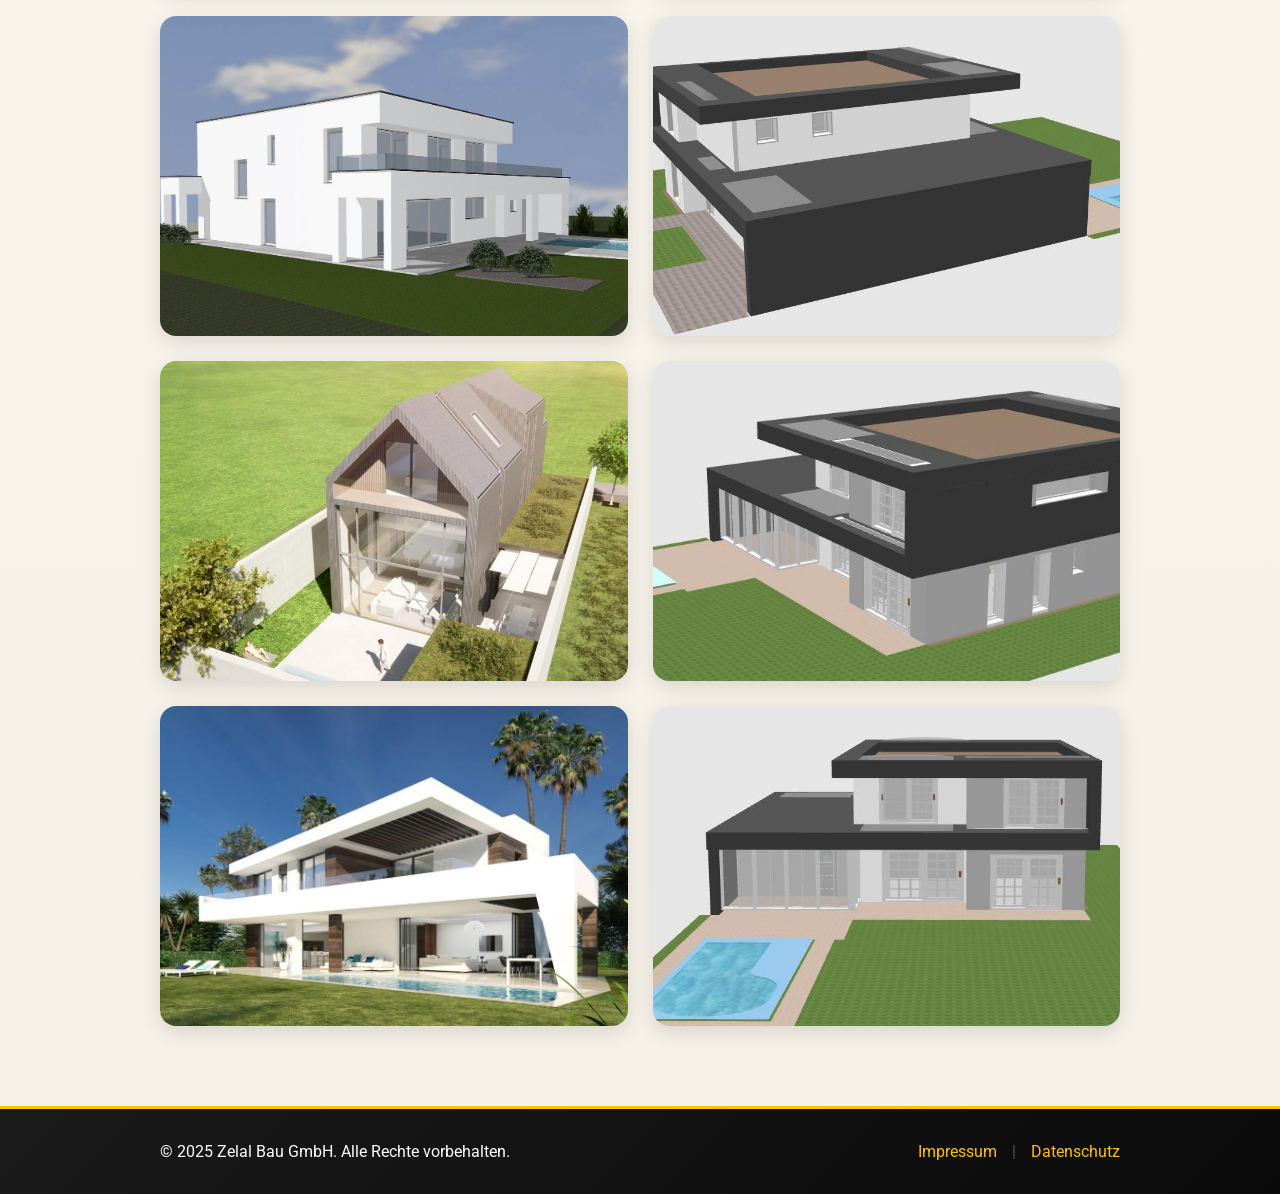
<file: projekte/3d-planung.html>
<!DOCTYPE html>
<html lang="de">
<head>
    <meta charset="UTF-8">
    <meta name="viewport" content="width=device-width, initial-scale=1.0">
    <title>3D-Modellplanung - Zelal Bau</title>
    <link rel="stylesheet" href="../style.css">
    <link href="https://fonts.googleapis.com/css2?family=Roboto:wght@300;400;500;700&display=swap" rel="stylesheet">
    <style>
        .project-page {
            padding: 120px 0 80px;
            background: linear-gradient(180deg, #faf7f0 0%, #f5f1e8 100%);
            min-height: 100vh;
        }
        
        .back-button {
            display: inline-flex;
            align-items: center;
            gap: 10px;
            padding: 14px 28px;
            background: linear-gradient(135deg, #ffffff 0%, #f8f8f8 100%);
            color: #1a1a1a;
            text-decoration: none;
            border-radius: 12px;
            font-weight: 600;
            font-size: 1rem;
            margin-bottom: 40px;
            border: 2px solid rgba(255, 193, 7, 0.3);
            box-shadow: 0 4px 15px rgba(0, 0, 0, 0.08);
            transition: all 0.3s ease;
        }
        
        .back-button:hover {
            background: linear-gradient(135deg, #FFC107 0%, #FF9800 100%);
            border-color: #FFC107;
            color: #ffffff;
            transform: translateX(-8px);
            box-shadow: 0 6px 20px rgba(255, 193, 7, 0.3);
        }
        
        .project-hero {
            background: linear-gradient(135deg, rgba(255, 193, 7, 0.06) 0%, rgba(255, 152, 0, 0.04) 100%);
            border-radius: 16px;
            padding: 25px 30px;
            margin-bottom: 40px;
            border-left: 4px solid #FFC107;
            box-shadow: 0 4px 20px rgba(0, 0, 0, 0.06);
        }
        
        .project-hero h1 {
            font-size: 2.4rem;
            color: #1a1a1a;
            margin-bottom: 12px;
            font-weight: 700;
            line-height: 1.2;
        }
        
        .project-hero .subtitle {
            font-size: 1.3rem;
            color: #FF9800;
            font-weight: 600;
            margin-bottom: 20px;
        }
        
        .project-hero p {
            font-size: 1.05rem;
            color: #777;
            line-height: 1.6;
            max-width: 100%;
        }
        
        .stats-bar {
            display: flex;
            justify-content: space-around;
            background: #ffffff;
            border-radius: 16px;
            padding: 30px;
            margin-bottom: 50px;
            box-shadow: 0 8px 30px rgba(0, 0, 0, 0.08);
        }
        
        .stat-item {
            text-align: center;
        }
        
        .stat-number {
            font-size: 2.5rem;
            font-weight: 700;
            color: #FFC107;
            margin-bottom: 8px;
        }
        
        .stat-label {
            font-size: 1rem;
            color: #666;
            font-weight: 500;
        }
        
        .gallery-grid {
            display: grid;
            grid-template-columns: repeat(auto-fill, minmax(350px, 1fr));
            gap: 25px;
            margin-top: 40px;
        }
        
        .gallery-item {
            position: relative;
            overflow: hidden;
            border-radius: 16px;
            box-shadow: 0 6px 20px rgba(0, 0, 0, 0.12);
            cursor: pointer;
            transition: all 0.4s cubic-bezier(0.4, 0, 0.2, 1);
            background: #ffffff;
        }
        
        .gallery-item::before {
            content: '';
            position: absolute;
            top: 0;
            left: 0;
            right: 0;
            bottom: 0;
            background: linear-gradient(135deg, rgba(255, 193, 7, 0.3) 0%, rgba(255, 152, 0, 0.3) 100%);
            opacity: 0;
            transition: opacity 0.4s ease;
            z-index: 1;
        }
        
        .gallery-item:hover::before {
            opacity: 1;
        }
        
        .gallery-item:hover {
            transform: translateY(-8px) scale(1.02);
            box-shadow: 0 15px 45px rgba(255, 193, 7, 0.35);
        }
        
        .gallery-item img {
            width: 100%;
            height: 320px;
            object-fit: cover;
            transition: transform 0.6s ease;
            display: block;
        }
        
        .gallery-item:hover img {
            transform: scale(1.15);
        }
        
        @media (max-width: 768px) {
            .project-hero {
                padding: 35px 25px;
            }
            
            .project-hero h1 {
                font-size: 2.2rem;
            }
            
            .stats-bar {
                flex-direction: column;
                gap: 20px;
            }
            
            .gallery-grid {
                grid-template-columns: 1fr;
                gap: 20px;
            }
        }
    </style>
</head>
<body>
    <!-- Navigation -->
    <nav class="navbar">
        <div class="nav-container">
            <div class="nav-logo">
                <a href="../index.html">
                    <img src="../images/logo.png" alt="Zelal Bau Logo">
                </a>
            </div>
            <ul class="nav-menu">
                <li class="nav-item"><a href="../index.html#home" class="nav-link">Startseite</a></li>
                <li class="nav-item"><a href="../index.html#leistungen" class="nav-link">Leistungen</a></li>
                <li class="nav-item"><a href="../index.html#references" class="nav-link">Projekte</a></li>
                <li class="nav-item"><a href="../index.html#kontakt" class="nav-link">Kontakt</a></li>
                <li class="nav-item"><a href="../index.html#info" class="nav-link">Info</a></li>
            </ul>
        </div>
    </nav>

    <section class="project-page">
        <div class="container">
            <a href="../index.html#references" class="back-button">
                ← Zurück zur Projektübersicht
            </a>
            
            <div class="project-hero">
                <h1>3D-Modellplanung & Visualisierung</h1>
                <p>In der modernen Bauplanung ist die dreidimensionale Visualisierung unverzichtbar geworden. Wir setzen auf innovative BIM-Technologie (Building Information Modeling), um Ihr Bauvorhaben bereits vor Baubeginn realitätsgetreu darzustellen. Diese digitale Planungsmethode ermöglicht es uns, potenzielle Herausforderungen frühzeitig zu erkennen und zu lösen. Sie erhalten detaillierte 3D-Modelle, die alle Gewerke koordinieren und eine präzise Kostenkalkulation ermöglichen. Unsere Visualisierungen helfen Ihnen, fundierte Entscheidungen zu treffen und Änderungen vorzunehmen, bevor der erste Stein gesetzt wird. Das spart Zeit, Geld und vermeidet kostspielige Überraschungen während der Bauphase. Mit unseren 3D-Modellen haben Sie jederzeit Zugriff auf den aktuellen Planungsstand und können die Entwicklung Ihres Projekts aktiv mitverfolgen.</p>
            </div>

            <div class="gallery-grid">
                <div class="gallery-item">
                    <img src="3d-modellplanung/bild3.JPG" alt="BIM Visualisierung">
                </div>
                <div class="gallery-item">
                    <img src="3d-modellplanung/bild1.JPG" alt="3D-Modellplanung Übersicht">
                </div>
                <div class="gallery-item">
                    <img src="3d-modellplanung/bild7.JPG" alt="Gebäudemodell">
                </div>
                <div class="gallery-item">
                    <img src="3d-modellplanung/bild2.JPG" alt="Digitale Bauplanung">
                </div>
                <div class="gallery-item">
                    <img src="3d-modellplanung/bild5.JPG" alt="Architekturvisualisierung">
                </div>
                <div class="gallery-item">
                    <img src="3d-modellplanung/bild9.JPG" alt="3D-Schnittansicht">
                </div>
                <div class="gallery-item">
                    <img src="3d-modellplanung/bild4.JPG" alt="3D-Konstruktionsmodell">
                </div>
                <div class="gallery-item">
                    <img src="3d-modellplanung/bild11.JPG" alt="Baustellenvisualisierung">
                </div>
                <div class="gallery-item">
                    <img src="3d-modellplanung/bild6.JPG" alt="Detailplanung 3D">
                </div>
                <div class="gallery-item">
                    <img src="3d-modellplanung/bild8.JPG" alt="Rendering Bauprojekt">
                </div>
                <div class="gallery-item">
                    <img src="3d-modellplanung/bild12.JPG" alt="3D-Bauplan">
                </div>
                <div class="gallery-item">
                    <img src="3d-modellplanung/bild10.JPG" alt="Digitaler Zwilling">
                </div>
            </div>
        </div>
    </section>

    <footer class="footer">
        <div class="container">
            <div class="footer-content">
                <p>&copy; 2025 Zelal Bau GmbH. Alle Rechte vorbehalten.</p>
                <div class="footer-links">
                    <a href="../index.html#impressum">Impressum</a>
                    <span>|</span>
                    <a href="../index.html#datenschutz">Datenschutz</a>
                </div>
            </div>
        </div>
    </footer>
</body>
</html>
</file>
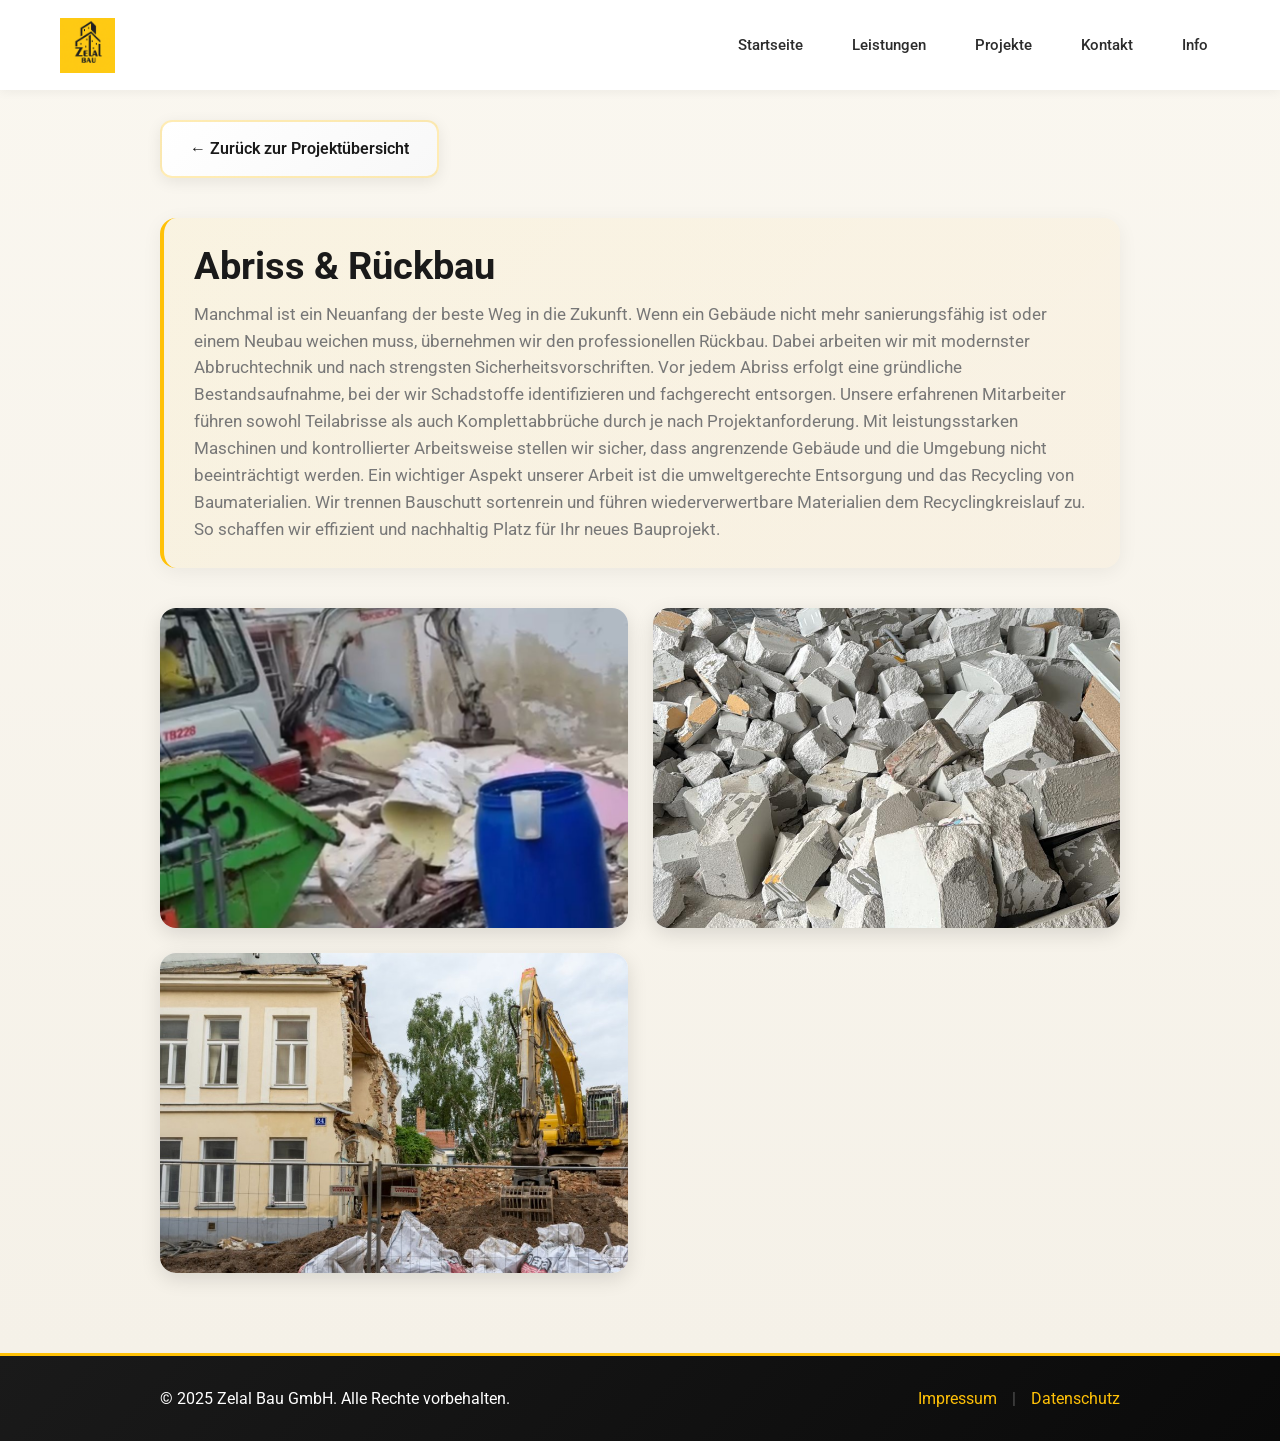
<file: projekte/abriss.html>
<!DOCTYPE html>
<html lang="de">
<head>
    <meta charset="UTF-8">
    <meta name="viewport" content="width=device-width, initial-scale=1.0">
    <title>Abriss & Rückbau - Zelal Bau</title>
    <link rel="stylesheet" href="../style.css">
    <link href="https://fonts.googleapis.com/css2?family=Roboto:wght@300;400;500;700&display=swap" rel="stylesheet">
    <style>
        .project-page {
            padding: 120px 0 80px;
            background: linear-gradient(180deg, #faf7f0 0%, #f5f1e8 100%);
            min-height: 100vh;
        }
        
        .back-button {
            display: inline-flex;
            align-items: center;
            gap: 10px;
            padding: 14px 28px;
            background: linear-gradient(135deg, #ffffff 0%, #f8f8f8 100%);
            color: #1a1a1a;
            text-decoration: none;
            border-radius: 12px;
            font-weight: 600;
            font-size: 1rem;
            margin-bottom: 40px;
            border: 2px solid rgba(255, 193, 7, 0.3);
            box-shadow: 0 4px 15px rgba(0, 0, 0, 0.08);
            transition: all 0.3s ease;
        }
        
        .back-button:hover {
            background: linear-gradient(135deg, #FFC107 0%, #FF9800 100%);
            border-color: #FFC107;
            color: #ffffff;
            transform: translateX(-8px);
            box-shadow: 0 6px 20px rgba(255, 193, 7, 0.3);
        }
        
        .project-hero {
            background: linear-gradient(135deg, rgba(255, 193, 7, 0.06) 0%, rgba(255, 152, 0, 0.04) 100%);
            border-radius: 16px;
            padding: 25px 30px;
            margin-bottom: 40px;
            border-left: 4px solid #FFC107;
            box-shadow: 0 4px 20px rgba(0, 0, 0, 0.06);
        }
        
        .project-hero h1 {
            font-size: 2.4rem;
            color: #1a1a1a;
            margin-bottom: 12px;
            font-weight: 700;
            line-height: 1.2;
        }
        
        .project-hero .subtitle {
            font-size: 1.3rem;
            color: #FF9800;
            font-weight: 600;
            margin-bottom: 20px;
        }
        
        .project-hero p {
            font-size: 1.05rem;
            color: #777;
            line-height: 1.6;
            max-width: 100%;
        }
        
        .stats-bar {
            display: flex;
            justify-content: space-around;
            background: #ffffff;
            border-radius: 16px;
            padding: 30px;
            margin-bottom: 50px;
            box-shadow: 0 8px 30px rgba(0, 0, 0, 0.08);
        }
        
        .stat-item {
            text-align: center;
        }
        
        .stat-number {
            font-size: 2.5rem;
            font-weight: 700;
            color: #FFC107;
            margin-bottom: 8px;
        }
        
        .stat-label {
            font-size: 1rem;
            color: #666;
            font-weight: 500;
        }
        
        .gallery-grid {
            display: grid;
            grid-template-columns: repeat(auto-fill, minmax(350px, 1fr));
            gap: 25px;
            margin-top: 40px;
        }
        
        .gallery-item {
            position: relative;
            overflow: hidden;
            border-radius: 16px;
            box-shadow: 0 6px 20px rgba(0, 0, 0, 0.12);
            cursor: pointer;
            transition: all 0.4s cubic-bezier(0.4, 0, 0.2, 1);
            background: #ffffff;
        }
        
        .gallery-item::before {
            content: '';
            position: absolute;
            top: 0;
            left: 0;
            right: 0;
            bottom: 0;
            background: linear-gradient(135deg, rgba(255, 193, 7, 0.3) 0%, rgba(255, 152, 0, 0.3) 100%);
            opacity: 0;
            transition: opacity 0.4s ease;
            z-index: 1;
        }
        
        .gallery-item:hover::before {
            opacity: 1;
        }
        
        .gallery-item:hover {
            transform: translateY(-8px) scale(1.02);
            box-shadow: 0 15px 45px rgba(255, 193, 7, 0.35);
        }
        
        .gallery-item img {
            width: 100%;
            height: 320px;
            object-fit: cover;
            transition: transform 0.6s ease;
            display: block;
        }
        
        .gallery-item:hover img {
            transform: scale(1.15);
        }
        
        @media (max-width: 768px) {
            .project-hero {
                padding: 35px 25px;
            }
            
            .project-hero h1 {
                font-size: 2.2rem;
            }
            
            .stats-bar {
                flex-direction: column;
                gap: 20px;
            }
            
            .gallery-grid {
                grid-template-columns: 1fr;
                gap: 20px;
            }
        }
    </style>
</head>
<body>
    <!-- Navigation -->
    <nav class="navbar">
        <div class="nav-container">
            <div class="nav-logo">
                <a href="../index.html">
                    <img src="../images/logo.png" alt="Zelal Bau Logo">
                </a>
            </div>
            <ul class="nav-menu">
                <li class="nav-item"><a href="../index.html#home" class="nav-link">Startseite</a></li>
                <li class="nav-item"><a href="../index.html#leistungen" class="nav-link">Leistungen</a></li>
                <li class="nav-item"><a href="../index.html#references" class="nav-link">Projekte</a></li>
                <li class="nav-item"><a href="../index.html#kontakt" class="nav-link">Kontakt</a></li>
                <li class="nav-item"><a href="../index.html#info" class="nav-link">Info</a></li>
            </ul>
        </div>
    </nav>

    <section class="project-page">
        <div class="container">
            <a href="../index.html#references" class="back-button">
                ← Zurück zur Projektübersicht
            </a>
            
            <div class="project-hero">
                <h1>Abriss & Rückbau</h1>
                <p>Manchmal ist ein Neuanfang der beste Weg in die Zukunft. Wenn ein Gebäude nicht mehr sanierungsfähig ist oder einem Neubau weichen muss, übernehmen wir den professionellen Rückbau. Dabei arbeiten wir mit modernster Abbruchtechnik und nach strengsten Sicherheitsvorschriften. Vor jedem Abriss erfolgt eine gründliche Bestandsaufnahme, bei der wir Schadstoffe identifizieren und fachgerecht entsorgen. Unsere erfahrenen Mitarbeiter führen sowohl Teilabrisse als auch Komplettabbrüche durch je nach Projektanforderung. Mit leistungsstarken Maschinen und kontrollierter Arbeitsweise stellen wir sicher, dass angrenzende Gebäude und die Umgebung nicht beeinträchtigt werden. Ein wichtiger Aspekt unserer Arbeit ist die umweltgerechte Entsorgung und das Recycling von Baumaterialien. Wir trennen Bauschutt sortenrein und führen wiederverwertbare Materialien dem Recyclingkreislauf zu. So schaffen wir effizient und nachhaltig Platz für Ihr neues Bauprojekt.</p>
            </div>

            <div class="gallery-grid">
                <div class="gallery-item">
                    <img src="abriss/bild3.jpeg" alt="Abbruch Baustelle">
                </div>
                <div class="gallery-item">
                    <img src="abriss/bild1.JPG" alt="Abrissarbeiten Gebäude">
                </div>
                <div class="gallery-item">
                    <img src="abriss/bild2.jpg" alt="Rückbau Projekt">
                </div>
            </div>
        </div>
    </section>

    <footer class="footer">
        <div class="container">
            <div class="footer-content">
                <p>&copy; 2025 Zelal Bau GmbH. Alle Rechte vorbehalten.</p>
                <div class="footer-links">
                    <a href="../index.html#impressum">Impressum</a>
                    <span>|</span>
                    <a href="../index.html#datenschutz">Datenschutz</a>
                </div>
            </div>
        </div>
    </footer>
</body>
</html>
</file>
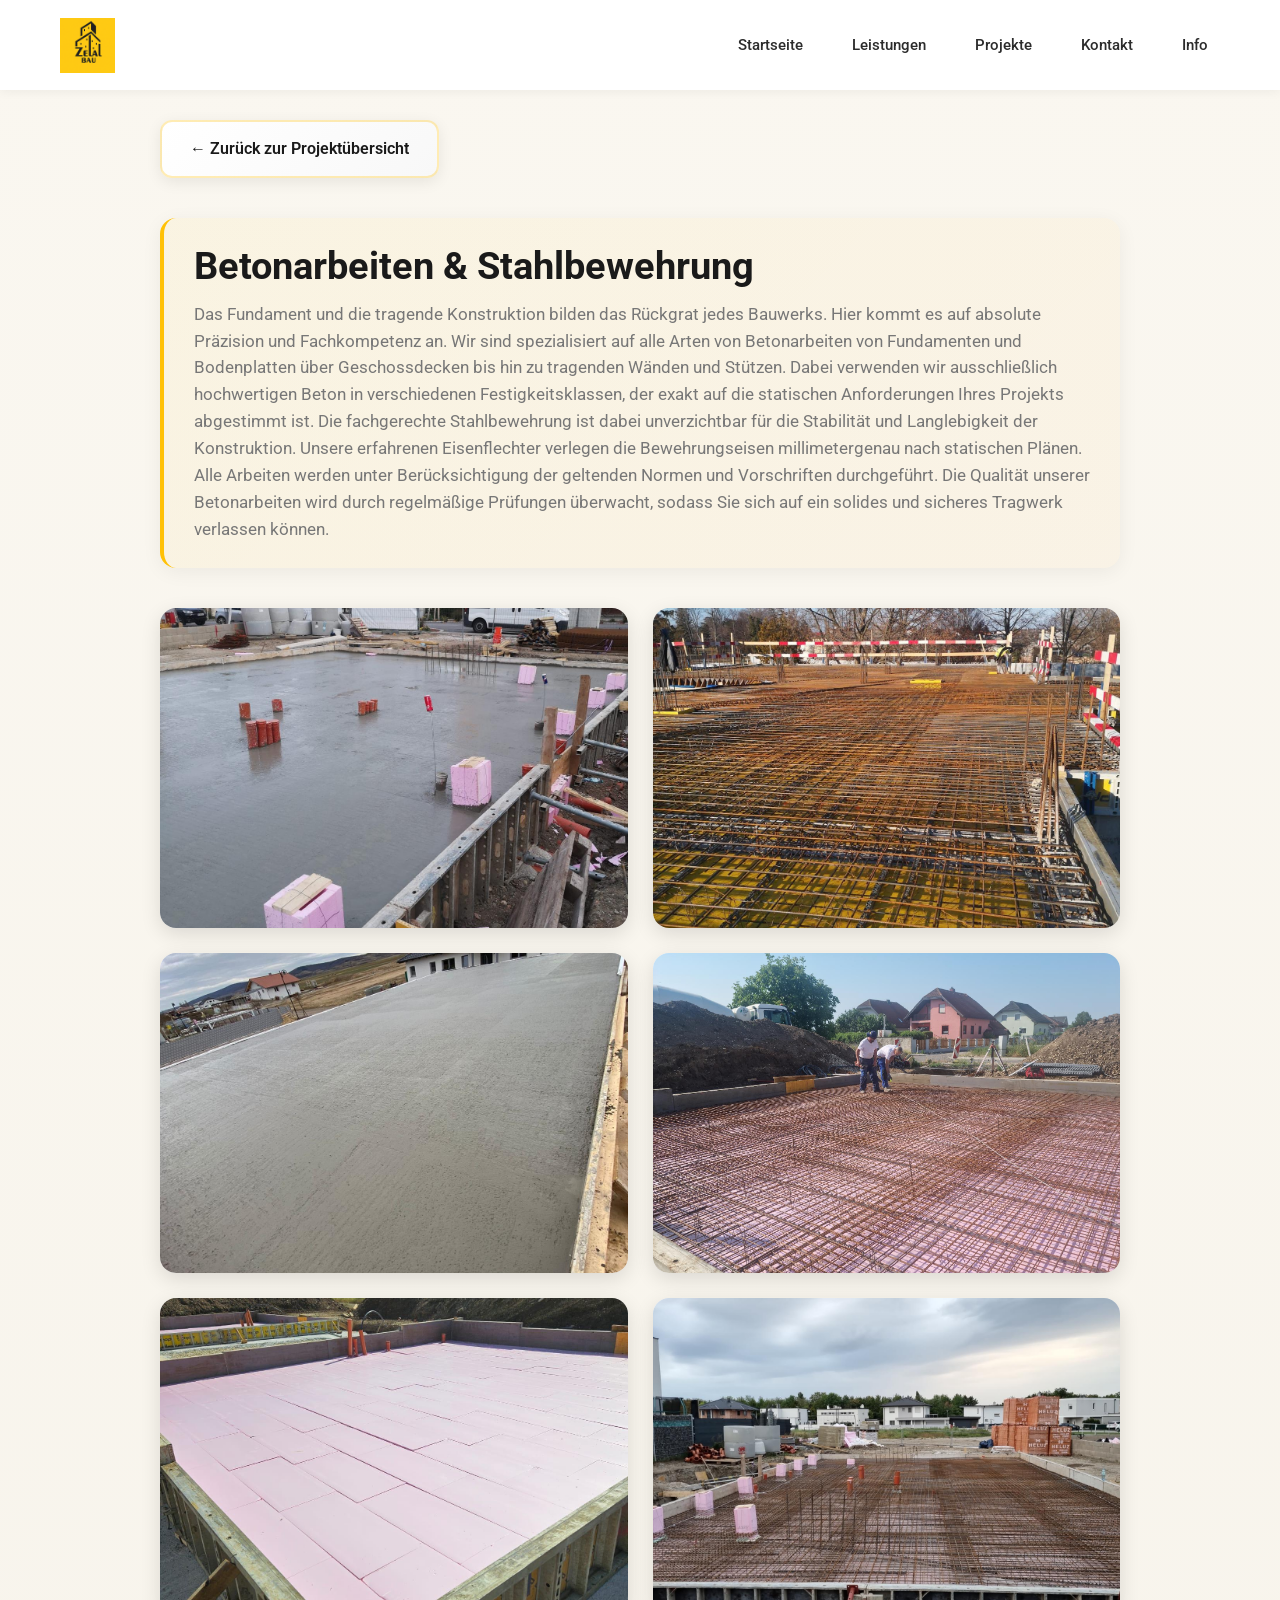
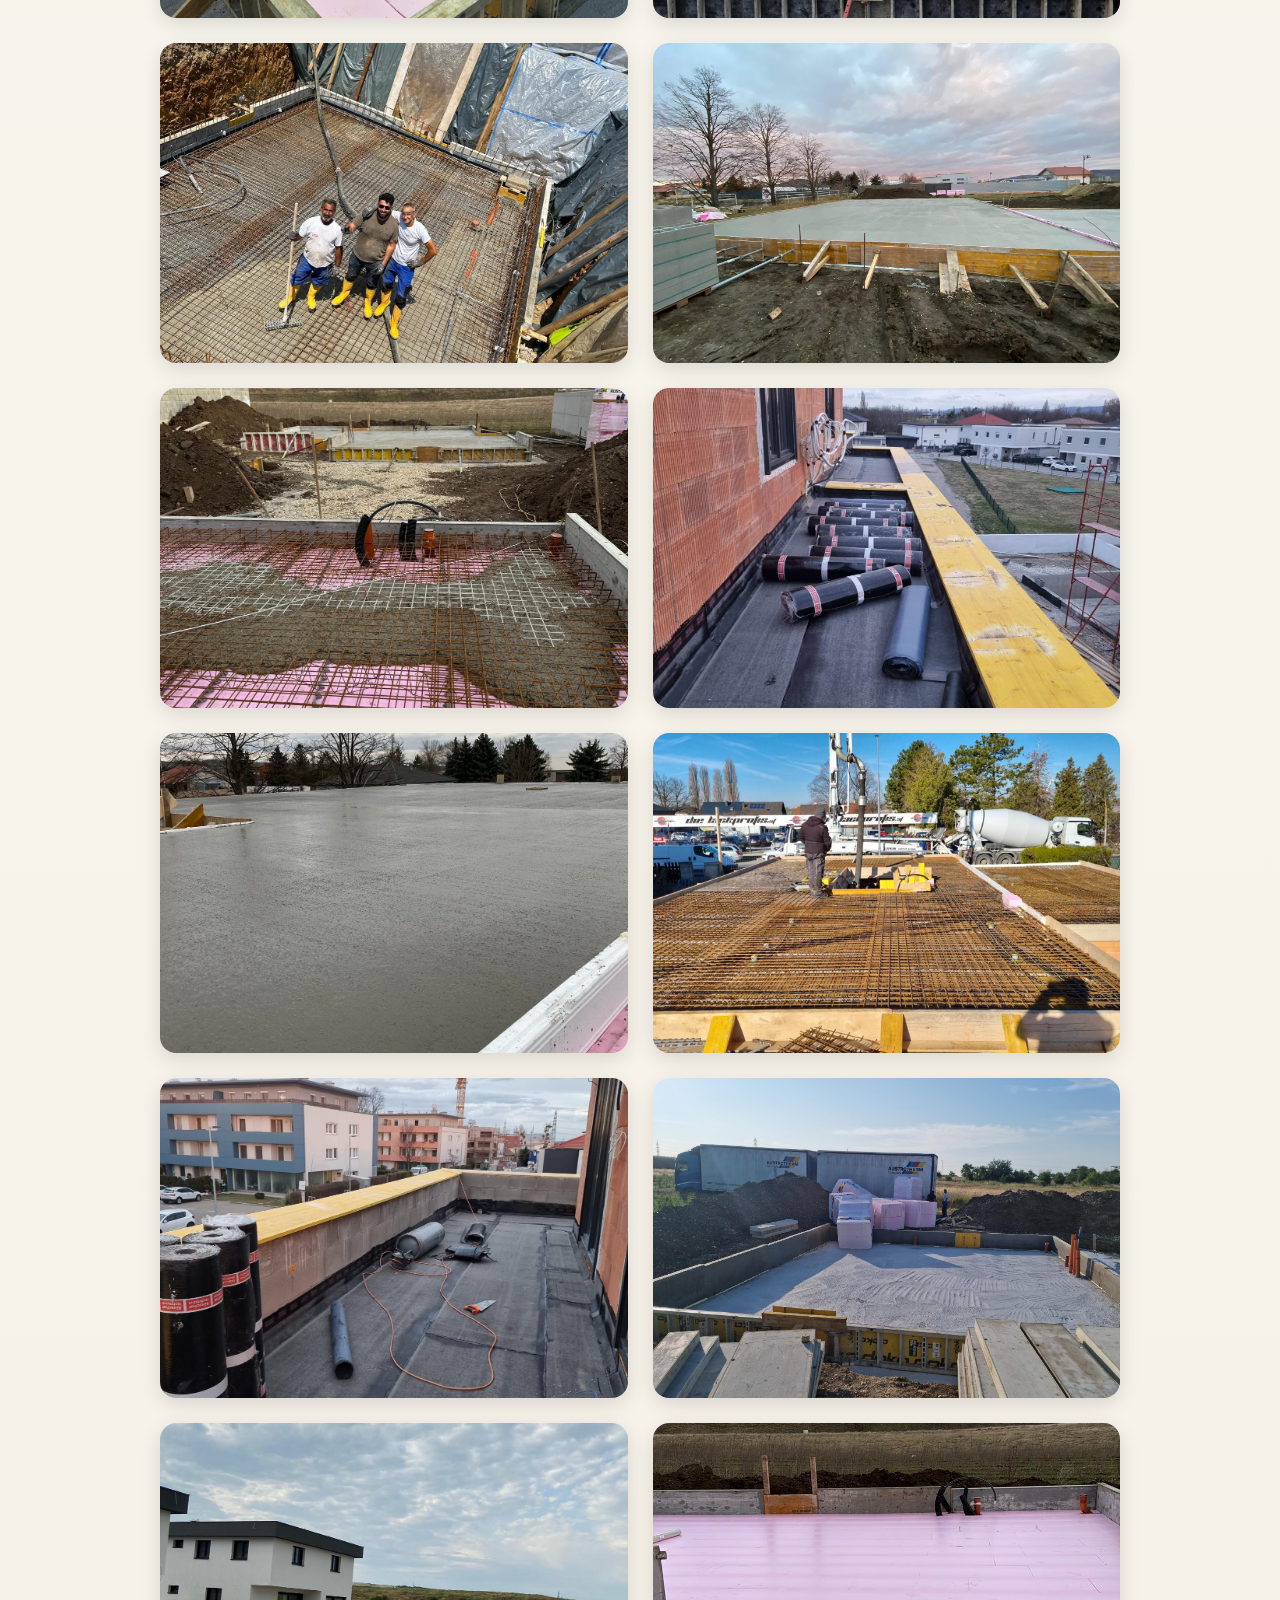
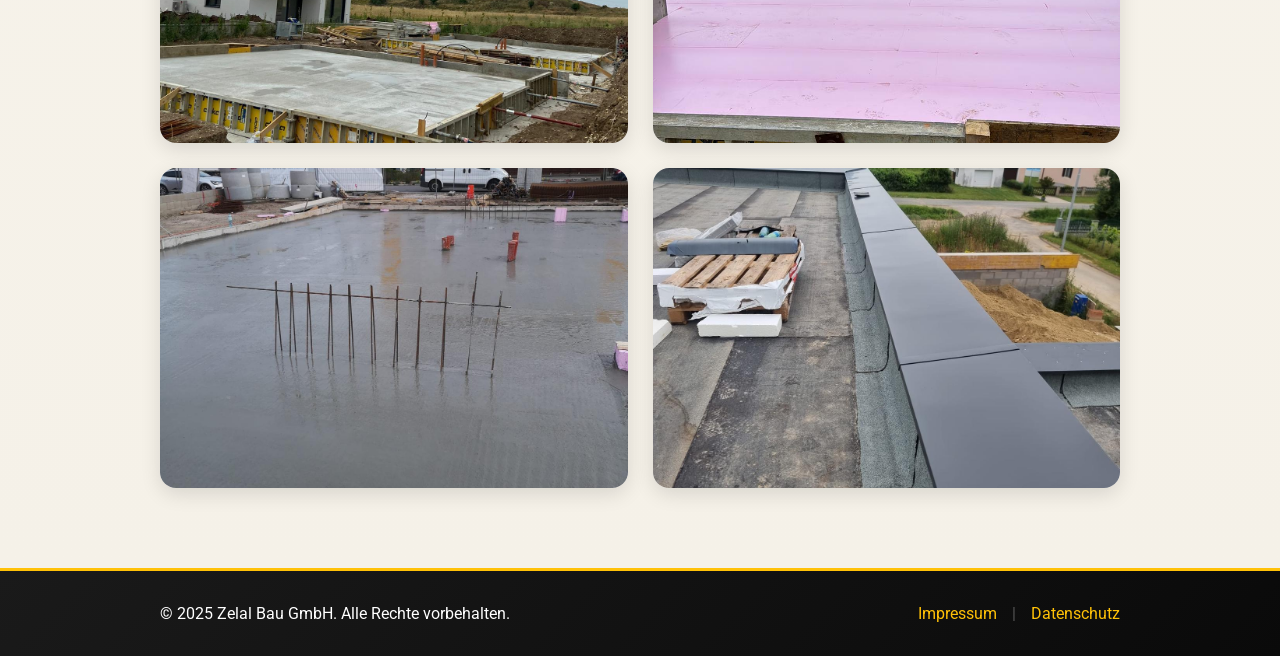
<file: projekte/beton-stahl.html>
<!DOCTYPE html>
<html lang="de">
<head>
    <meta charset="UTF-8">
    <meta name="viewport" content="width=device-width, initial-scale=1.0">
    <title>Betonarbeiten & Stahlbewehrung - Zelal Bau</title>
    <link rel="stylesheet" href="../style.css">
    <link href="https://fonts.googleapis.com/css2?family=Roboto:wght@300;400;500;700&display=swap" rel="stylesheet">
    <style>
        .project-page {
            padding: 120px 0 80px;
            background: linear-gradient(180deg, #faf7f0 0%, #f5f1e8 100%);
            min-height: 100vh;
        }
        
        .back-button {
            display: inline-flex;
            align-items: center;
            gap: 10px;
            padding: 14px 28px;
            background: linear-gradient(135deg, #ffffff 0%, #f8f8f8 100%);
            color: #1a1a1a;
            text-decoration: none;
            border-radius: 12px;
            font-weight: 600;
            font-size: 1rem;
            margin-bottom: 40px;
            border: 2px solid rgba(255, 193, 7, 0.3);
            box-shadow: 0 4px 15px rgba(0, 0, 0, 0.08);
            transition: all 0.3s ease;
        }
        
        .back-button:hover {
            background: linear-gradient(135deg, #FFC107 0%, #FF9800 100%);
            border-color: #FFC107;
            color: #ffffff;
            transform: translateX(-8px);
            box-shadow: 0 6px 20px rgba(255, 193, 7, 0.3);
        }
        
        .project-hero {
            background: linear-gradient(135deg, rgba(255, 193, 7, 0.06) 0%, rgba(255, 152, 0, 0.04) 100%);
            border-radius: 16px;
            padding: 25px 30px;
            margin-bottom: 40px;
            border-left: 4px solid #FFC107;
            box-shadow: 0 4px 20px rgba(0, 0, 0, 0.06);
        }
        
        .project-hero h1 {
            font-size: 2.4rem;
            color: #1a1a1a;
            margin-bottom: 12px;
            font-weight: 700;
            line-height: 1.2;
        }
        
        .project-hero .subtitle {
            font-size: 1.3rem;
            color: #FF9800;
            font-weight: 600;
            margin-bottom: 20px;
        }
        
        .project-hero p {
            font-size: 1.05rem;
            color: #777;
            line-height: 1.6;
            max-width: 100%;
        }
        
        .stats-bar {
            display: flex;
            justify-content: space-around;
            background: #ffffff;
            border-radius: 16px;
            padding: 30px;
            margin-bottom: 50px;
            box-shadow: 0 8px 30px rgba(0, 0, 0, 0.08);
        }
        
        .stat-item {
            text-align: center;
        }
        
        .stat-number {
            font-size: 2.5rem;
            font-weight: 700;
            color: #FFC107;
            margin-bottom: 8px;
        }
        
        .stat-label {
            font-size: 1rem;
            color: #666;
            font-weight: 500;
        }
        
        .gallery-grid {
            display: grid;
            grid-template-columns: repeat(auto-fill, minmax(350px, 1fr));
            gap: 25px;
            margin-top: 40px;
        }
        
        .gallery-item {
            position: relative;
            overflow: hidden;
            border-radius: 16px;
            box-shadow: 0 6px 20px rgba(0, 0, 0, 0.12);
            cursor: pointer;
            transition: all 0.4s cubic-bezier(0.4, 0, 0.2, 1);
            background: #ffffff;
        }
        
        .gallery-item::before {
            content: '';
            position: absolute;
            top: 0;
            left: 0;
            right: 0;
            bottom: 0;
            background: linear-gradient(135deg, rgba(255, 193, 7, 0.3) 0%, rgba(255, 152, 0, 0.3) 100%);
            opacity: 0;
            transition: opacity 0.4s ease;
            z-index: 1;
        }
        
        .gallery-item:hover::before {
            opacity: 1;
        }
        
        .gallery-item:hover {
            transform: translateY(-8px) scale(1.02);
            box-shadow: 0 15px 45px rgba(255, 193, 7, 0.35);
        }
        
        .gallery-item img {
            width: 100%;
            height: 320px;
            object-fit: cover;
            transition: transform 0.6s ease;
            display: block;
        }
        
        .gallery-item:hover img {
            transform: scale(1.15);
        }
        
        @media (max-width: 768px) {
            .project-hero {
                padding: 35px 25px;
            }
            
            .project-hero h1 {
                font-size: 2.2rem;
            }
            
            .stats-bar {
                flex-direction: column;
                gap: 20px;
            }
            
            .gallery-grid {
                grid-template-columns: 1fr;
                gap: 20px;
            }
        }
    </style>
</head>
<body>
    <!-- Navigation -->
    <nav class="navbar">
        <div class="nav-container">
            <div class="nav-logo">
                <a href="../index.html">
                    <img src="../images/logo.png" alt="Zelal Bau Logo">
                </a>
            </div>
            <ul class="nav-menu">
                <li class="nav-item"><a href="../index.html#home" class="nav-link">Startseite</a></li>
                <li class="nav-item"><a href="../index.html#leistungen" class="nav-link">Leistungen</a></li>
                <li class="nav-item"><a href="../index.html#references" class="nav-link">Projekte</a></li>
                <li class="nav-item"><a href="../index.html#kontakt" class="nav-link">Kontakt</a></li>
                <li class="nav-item"><a href="../index.html#info" class="nav-link">Info</a></li>
            </ul>
        </div>
    </nav>

    <section class="project-page">
        <div class="container">
            <a href="../index.html#references" class="back-button">
                ← Zurück zur Projektübersicht
            </a>
            
            <div class="project-hero">
                <h1>Betonarbeiten & Stahlbewehrung</h1>
                <p>Das Fundament und die tragende Konstruktion bilden das Rückgrat jedes Bauwerks. Hier kommt es auf absolute Präzision und Fachkompetenz an. Wir sind spezialisiert auf alle Arten von Betonarbeiten von Fundamenten und Bodenplatten über Geschossdecken bis hin zu tragenden Wänden und Stützen. Dabei verwenden wir ausschließlich hochwertigen Beton in verschiedenen Festigkeitsklassen, der exakt auf die statischen Anforderungen Ihres Projekts abgestimmt ist. Die fachgerechte Stahlbewehrung ist dabei unverzichtbar für die Stabilität und Langlebigkeit der Konstruktion. Unsere erfahrenen Eisenflechter verlegen die Bewehrungseisen millimetergenau nach statischen Plänen. Alle Arbeiten werden unter Berücksichtigung der geltenden Normen und Vorschriften durchgeführt. Die Qualität unserer Betonarbeiten wird durch regelmäßige Prüfungen überwacht, sodass Sie sich auf ein solides und sicheres Tragwerk verlassen können.</p>
            </div>

            <div class="gallery-grid">
                <div class="gallery-item">
                    <img src="betonstahl/bild8.JPG" alt="Fundamentarmierung">
                </div>
                <div class="gallery-item">
                    <img src="betonstahl/bild1.JPG" alt="Stahlbewehrung Fundament">
                </div>
                <div class="gallery-item">
                    <img src="betonstahl/bild12.JPG" alt="Armierungseisen biegen">
                </div>
                <div class="gallery-item">
                    <img src="betonstahl/bild3.JPG" alt="Armierung Bodenplatte">
                </div>
                <div class="gallery-item">
                    <img src="betonstahl/bild15.JPG" alt="Fertige Betondecke">
                </div>
                <div class="gallery-item">
                    <img src="betonstahl/bild6.JPG" alt="Stahlbetonbau">
                </div>
                <div class="gallery-item">
                    <img src="betonstahl/bild2.JPG" alt="Betondecke Bewehrung">
                </div>
                <div class="gallery-item">
                    <img src="betonstahl/bild10.JPG" alt="Stahlbewehrung Geschossdecke">
                </div>
                <div class="gallery-item">
                    <img src="betonstahl/bild5.JPG" alt="Deckenarmierung Detail">
                </div>
                <div class="gallery-item">
                    <img src="betonstahl/bild13.JPG" alt="Stahlbeton Konstruktion">
                </div>
                <div class="gallery-item">
                    <img src="betonstahl/bild7.JPG" alt="Bewehrung tragende Wand">
                </div>
                <div class="gallery-item">
                    <img src="betonstahl/bild4.JPG" alt="Betonstahl Verlegung">
                </div>
                <div class="gallery-item">
                    <img src="betonstahl/bild14.JPG" alt="Deckenbewehrung komplett">
                </div>
                <div class="gallery-item">
                    <img src="betonstahl/bild9.JPG" alt="Betonarbeiten Rohbau">
                </div>
                <div class="gallery-item">
                    <img src="betonstahl/bild11.JPG" alt="Betonguss Vorbereitung">
                </div>
                <div class="gallery-item">
                    <img src="betonstahl/bild16.JPG" alt="Bewehrung Kellergeschoss">
                </div>
                <div class="gallery-item">
                    <img src="betonstahl/bild17.JPG" alt="Stahlverarbeitung Baustelle">
                </div>
                <div class="gallery-item">
                    <img src="betonstahl/bild18.JPG" alt="Betonqualität Kontrolle">
                </div>
            </div>
        </div>
    </section>

    <footer class="footer">
        <div class="container">
            <div class="footer-content">
                <p>&copy; 2025 Zelal Bau GmbH. Alle Rechte vorbehalten.</p>
                <div class="footer-links">
                    <a href="../index.html#impressum">Impressum</a>
                    <span>|</span>
                    <a href="../index.html#datenschutz">Datenschutz</a>
                </div>
            </div>
        </div>
    </footer>
</body>
</html>
</file>
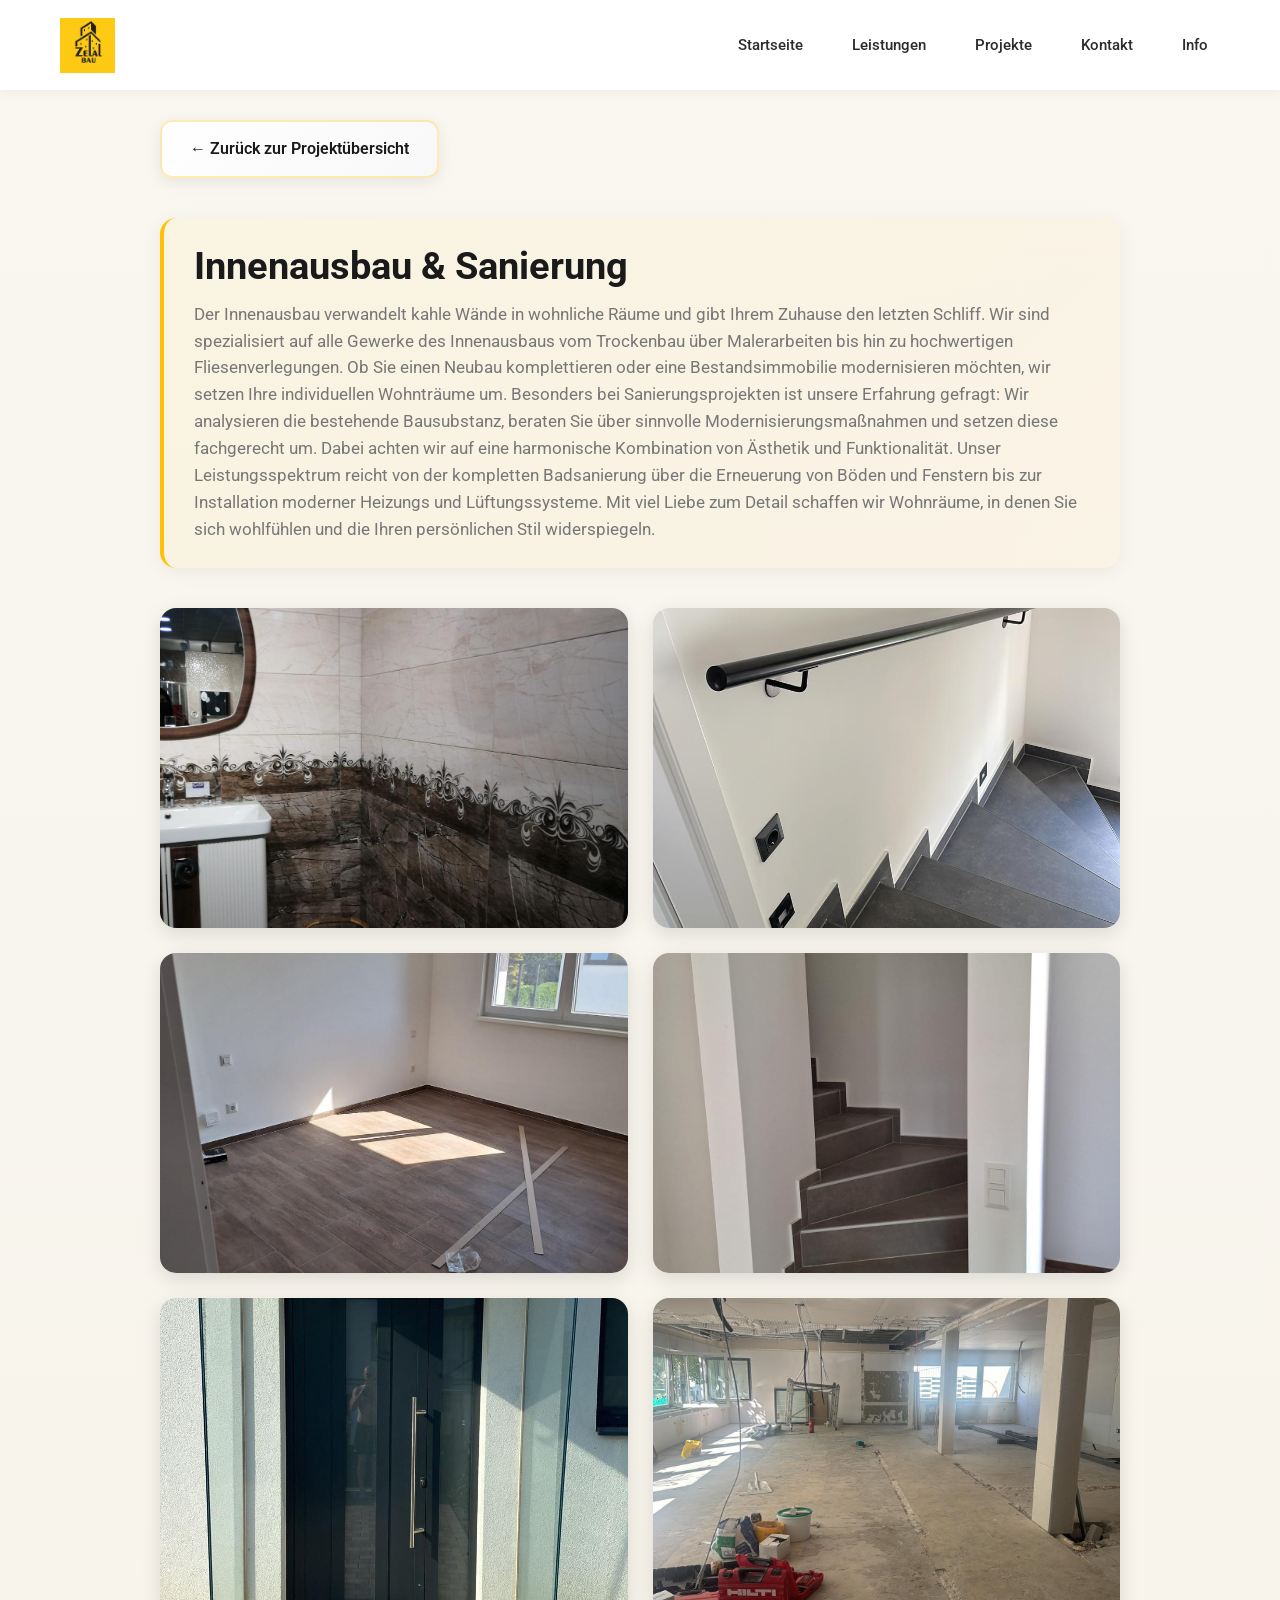
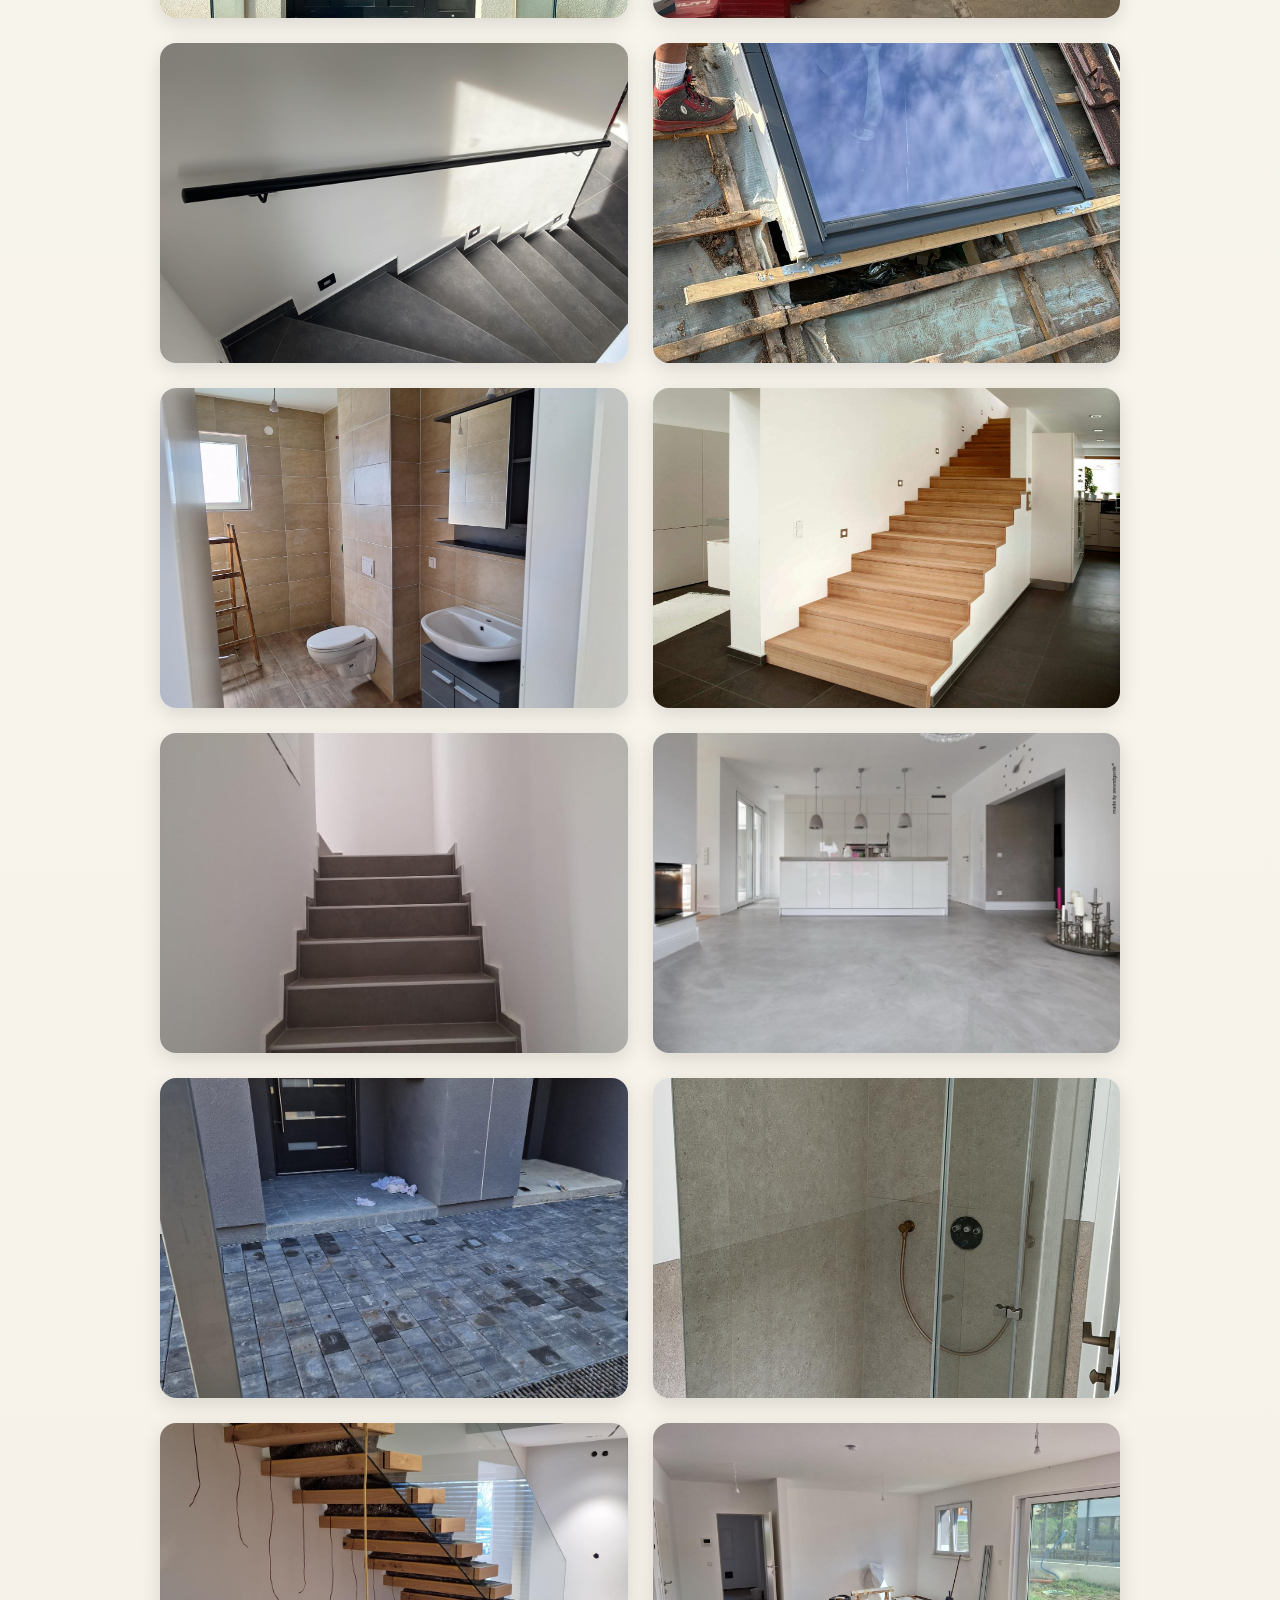
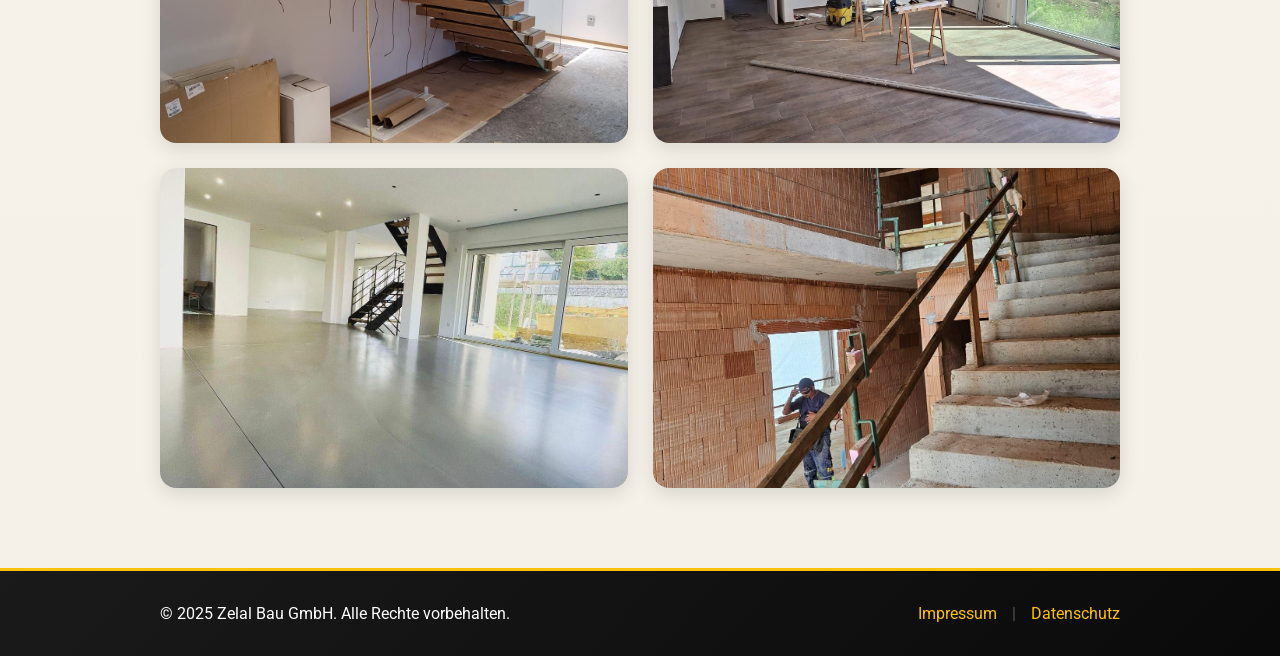
<file: projekte/innenausbau.html>
<!DOCTYPE html>
<html lang="de">
<head>
    <meta charset="UTF-8">
    <meta name="viewport" content="width=device-width, initial-scale=1.0">
    <title>Innenausbau & Sanierung - Zelal Bau</title>
    <link rel="stylesheet" href="../style.css">
    <link href="https://fonts.googleapis.com/css2?family=Roboto:wght@300;400;500;700&display=swap" rel="stylesheet">
    <style>
        .project-page {
            padding: 120px 0 80px;
            background: linear-gradient(180deg, #faf7f0 0%, #f5f1e8 100%);
            min-height: 100vh;
        }
        
        .back-button {
            display: inline-flex;
            align-items: center;
            gap: 10px;
            padding: 14px 28px;
            background: linear-gradient(135deg, #ffffff 0%, #f8f8f8 100%);
            color: #1a1a1a;
            text-decoration: none;
            border-radius: 12px;
            font-weight: 600;
            font-size: 1rem;
            margin-bottom: 40px;
            border: 2px solid rgba(255, 193, 7, 0.3);
            box-shadow: 0 4px 15px rgba(0, 0, 0, 0.08);
            transition: all 0.3s ease;
        }
        
        .back-button:hover {
            background: linear-gradient(135deg, #FFC107 0%, #FF9800 100%);
            border-color: #FFC107;
            color: #ffffff;
            transform: translateX(-8px);
            box-shadow: 0 6px 20px rgba(255, 193, 7, 0.3);
        }
        
        .project-hero {
            background: linear-gradient(135deg, rgba(255, 193, 7, 0.06) 0%, rgba(255, 152, 0, 0.04) 100%);
            border-radius: 16px;
            padding: 25px 30px;
            margin-bottom: 40px;
            border-left: 4px solid #FFC107;
            box-shadow: 0 4px 20px rgba(0, 0, 0, 0.06);
        }
        
        .project-hero h1 {
            font-size: 2.4rem;
            color: #1a1a1a;
            margin-bottom: 12px;
            font-weight: 700;
            line-height: 1.2;
        }
        
        .project-hero .subtitle {
            font-size: 1.3rem;
            color: #FF9800;
            font-weight: 600;
            margin-bottom: 20px;
        }
        
        .project-hero p {
            font-size: 1.05rem;
            color: #777;
            line-height: 1.6;
            max-width: 100%;
        }
        
        .stats-bar {
            display: flex;
            justify-content: space-around;
            background: #ffffff;
            border-radius: 16px;
            padding: 30px;
            margin-bottom: 50px;
            box-shadow: 0 8px 30px rgba(0, 0, 0, 0.08);
        }
        
        .stat-item {
            text-align: center;
        }
        
        .stat-number {
            font-size: 2.5rem;
            font-weight: 700;
            color: #FFC107;
            margin-bottom: 8px;
        }
        
        .stat-label {
            font-size: 1rem;
            color: #666;
            font-weight: 500;
        }
        
        .gallery-grid {
            display: grid;
            grid-template-columns: repeat(auto-fill, minmax(350px, 1fr));
            gap: 25px;
            margin-top: 40px;
        }
        
        .gallery-item {
            position: relative;
            overflow: hidden;
            border-radius: 16px;
            box-shadow: 0 6px 20px rgba(0, 0, 0, 0.12);
            cursor: pointer;
            transition: all 0.4s cubic-bezier(0.4, 0, 0.2, 1);
            background: #ffffff;
        }
        
        .gallery-item::before {
            content: '';
            position: absolute;
            top: 0;
            left: 0;
            right: 0;
            bottom: 0;
            background: linear-gradient(135deg, rgba(255, 193, 7, 0.3) 0%, rgba(255, 152, 0, 0.3) 100%);
            opacity: 0;
            transition: opacity 0.4s ease;
            z-index: 1;
        }
        
        .gallery-item:hover::before {
            opacity: 1;
        }
        
        .gallery-item:hover {
            transform: translateY(-8px) scale(1.02);
            box-shadow: 0 15px 45px rgba(255, 193, 7, 0.35);
        }
        
        .gallery-item img {
            width: 100%;
            height: 320px;
            object-fit: cover;
            transition: transform 0.6s ease;
            display: block;
        }
        
        .gallery-item:hover img {
            transform: scale(1.15);
        }
        
        @media (max-width: 768px) {
            .project-hero {
                padding: 35px 25px;
            }
            
            .project-hero h1 {
                font-size: 2.2rem;
            }
            
            .stats-bar {
                flex-direction: column;
                gap: 20px;
            }
            
            .gallery-grid {
                grid-template-columns: 1fr;
                gap: 20px;
            }
        }
    </style>
</head>
<body>
    <!-- Navigation -->
    <nav class="navbar">
        <div class="nav-container">
            <div class="nav-logo">
                <a href="../index.html">
                    <img src="../images/logo.png" alt="Zelal Bau Logo">
                </a>
            </div>
            <ul class="nav-menu">
                <li class="nav-item"><a href="../index.html#home" class="nav-link">Startseite</a></li>
                <li class="nav-item"><a href="../index.html#leistungen" class="nav-link">Leistungen</a></li>
                <li class="nav-item"><a href="../index.html#references" class="nav-link">Projekte</a></li>
                <li class="nav-item"><a href="../index.html#kontakt" class="nav-link">Kontakt</a></li>
                <li class="nav-item"><a href="../index.html#info" class="nav-link">Info</a></li>
            </ul>
        </div>
    </nav>

    <section class="project-page">
        <div class="container">
            <a href="../index.html#references" class="back-button">
                ← Zurück zur Projektübersicht
            </a>
            
            <div class="project-hero">
                <h1>Innenausbau & Sanierung</h1>
                <p>Der Innenausbau verwandelt kahle Wände in wohnliche Räume und gibt Ihrem Zuhause den letzten Schliff. Wir sind spezialisiert auf alle Gewerke des Innenausbaus vom Trockenbau über Malerarbeiten bis hin zu hochwertigen Fliesenverlegungen. Ob Sie einen Neubau komplettieren oder eine Bestandsimmobilie modernisieren möchten, wir setzen Ihre individuellen Wohnträume um. Besonders bei Sanierungsprojekten ist unsere Erfahrung gefragt: Wir analysieren die bestehende Bausubstanz, beraten Sie über sinnvolle Modernisierungsmaßnahmen und setzen diese fachgerecht um. Dabei achten wir auf eine harmonische Kombination von Ästhetik und Funktionalität. Unser Leistungsspektrum reicht von der kompletten Badsanierung über die Erneuerung von Böden und Fenstern bis zur Installation moderner Heizungs und Lüftungssysteme. Mit viel Liebe zum Detail schaffen wir Wohnräume, in denen Sie sich wohlfühlen und die Ihren persönlichen Stil widerspiegeln.</p>
            </div>

            <div class="gallery-grid">
                <div class="gallery-item">
                    <img src="innen/bild11.JPG" alt="Badezimmer Sanierung">
                </div>
                <div class="gallery-item">
                    <img src="innen/bild4.JPG" alt="Trockenbau Wände">
                </div>
                <div class="gallery-item">
                    <img src="innen/bild15.JPG" alt="Hochwertiger Innenausbau">
                </div>
                <div class="gallery-item">
                    <img src="innen/bild7.JPG" alt="Modernisierung Küche">
                </div>
                <div class="gallery-item">
                    <img src="innen/bild2.JPG" alt="Renovierung Wohnraum">
                </div>
                <div class="gallery-item">
                    <img src="innen/bild13.JPG" alt="Innenrenovierung Projekt">
                </div>
                <div class="gallery-item">
                    <img src="innen/bild9.JPG" alt="Innenausbau Qualität">
                </div>
                <div class="gallery-item">
                    <img src="innen/bild1.JPG" alt="Innenausbau Modern">
                </div>
                <div class="gallery-item">
                    <img src="innen/bild17.JPG" alt="Innenraum renoviert">
                </div>
                <div class="gallery-item">
                    <img src="innen/bild5.JPG" alt="Fliesenarbeiten Bad">
                </div>
                <div class="gallery-item">
                    <img src="innen/bild8.JPG" alt="Sanierung Altbau">
                </div>
                <div class="gallery-item">
                    <img src="innen/bild14.JPG" alt="Sanierung Fertigstellung">
                </div>
                <div class="gallery-item">
                    <img src="innen/bild3.JPG" alt="Sanierung Innenbereich">
                </div>
                <div class="gallery-item">
                    <img src="innen/bild10.JPG" alt="Renovierung Detail">
                </div>
                <div class="gallery-item">
                    <img src="innen/bild6.JPG" alt="Innenraumgestaltung">
                </div>
                <div class="gallery-item">
                    <img src="innen/bild18.JPG" alt="Ausbau Wohnfläche">
                </div>
                <div class="gallery-item">
                    <img src="innen/bild12.JPG" alt="Wohnraum Ausbau">
                </div>
                <div class="gallery-item">
                    <img src="innen/bild16.JPG" alt="Modernisierung komplett">
                </div>
            </div>
        </div>
    </section>

    <footer class="footer">
        <div class="container">
            <div class="footer-content">
                <p>&copy; 2025 Zelal Bau GmbH. Alle Rechte vorbehalten.</p>
                <div class="footer-links">
                    <a href="../index.html#impressum">Impressum</a>
                    <span>|</span>
                    <a href="../index.html#datenschutz">Datenschutz</a>
                </div>
            </div>
        </div>
    </footer>
</body>
</html>
</file>
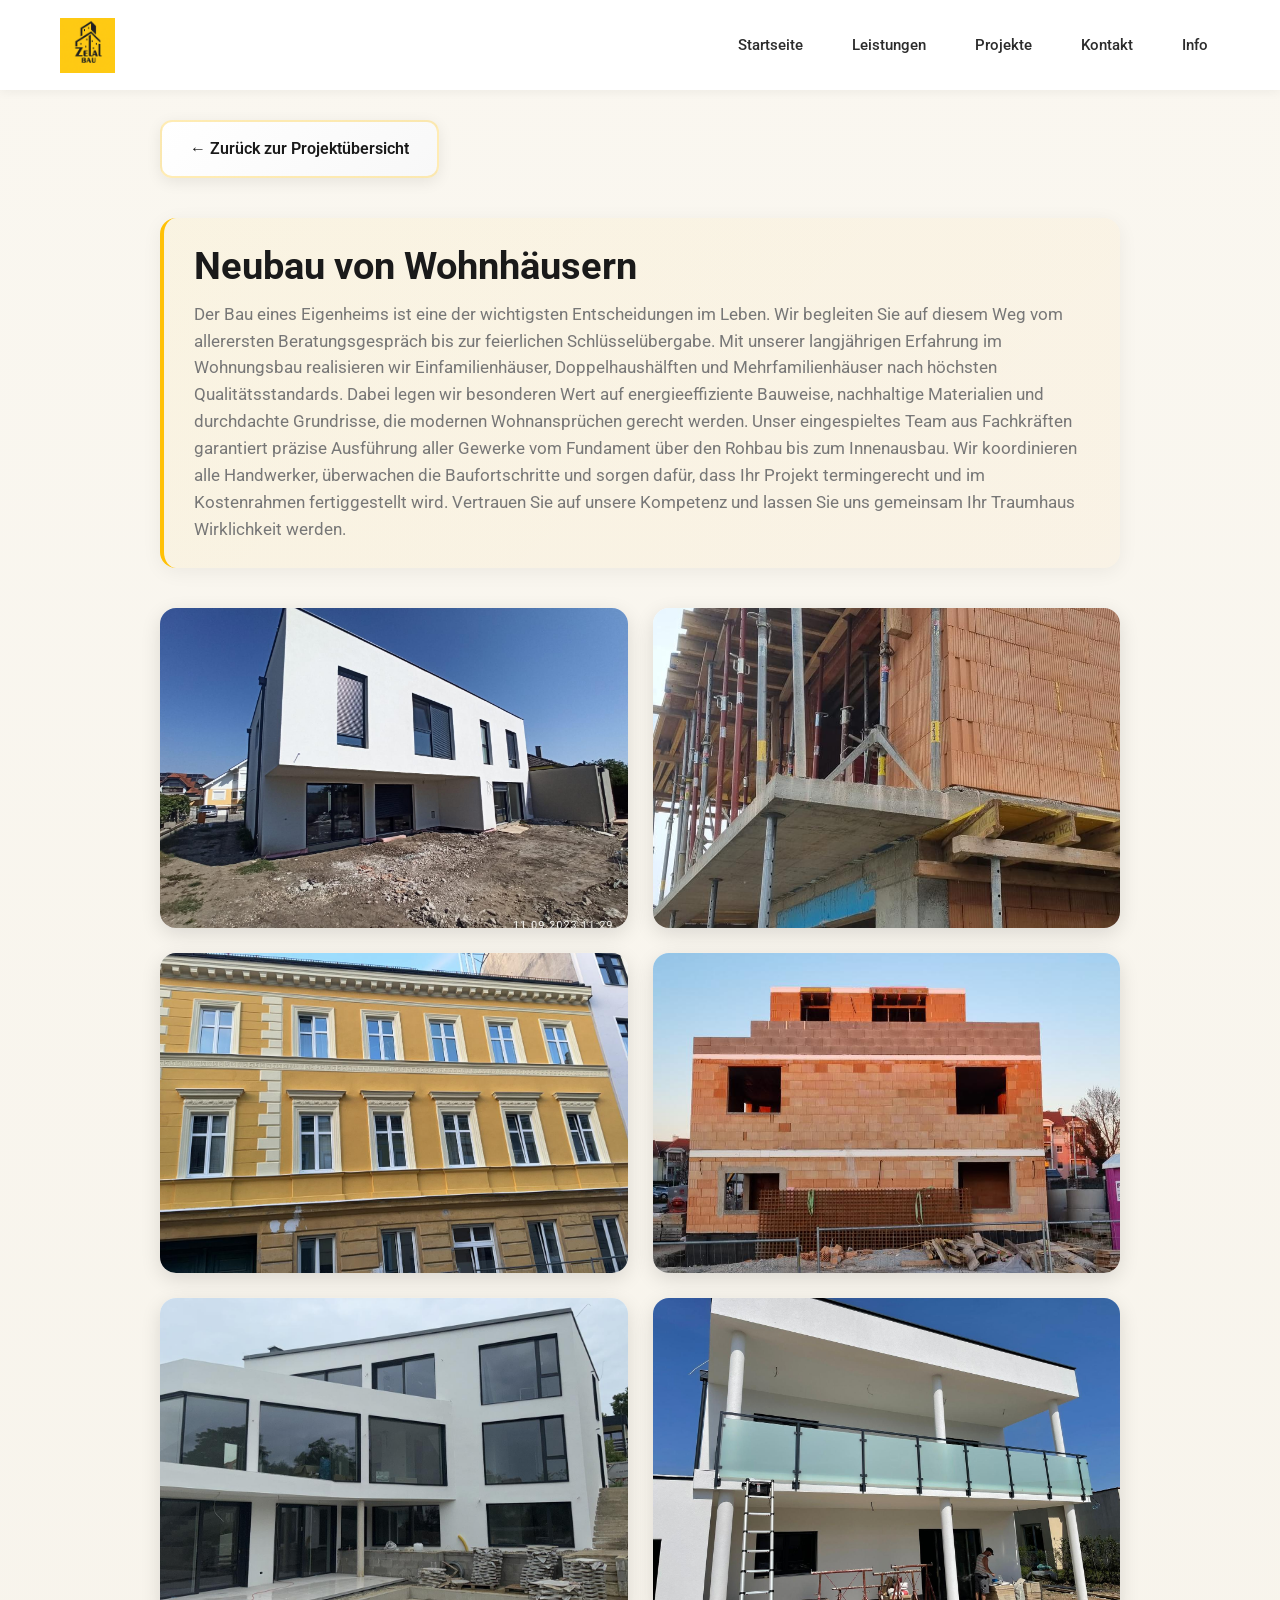
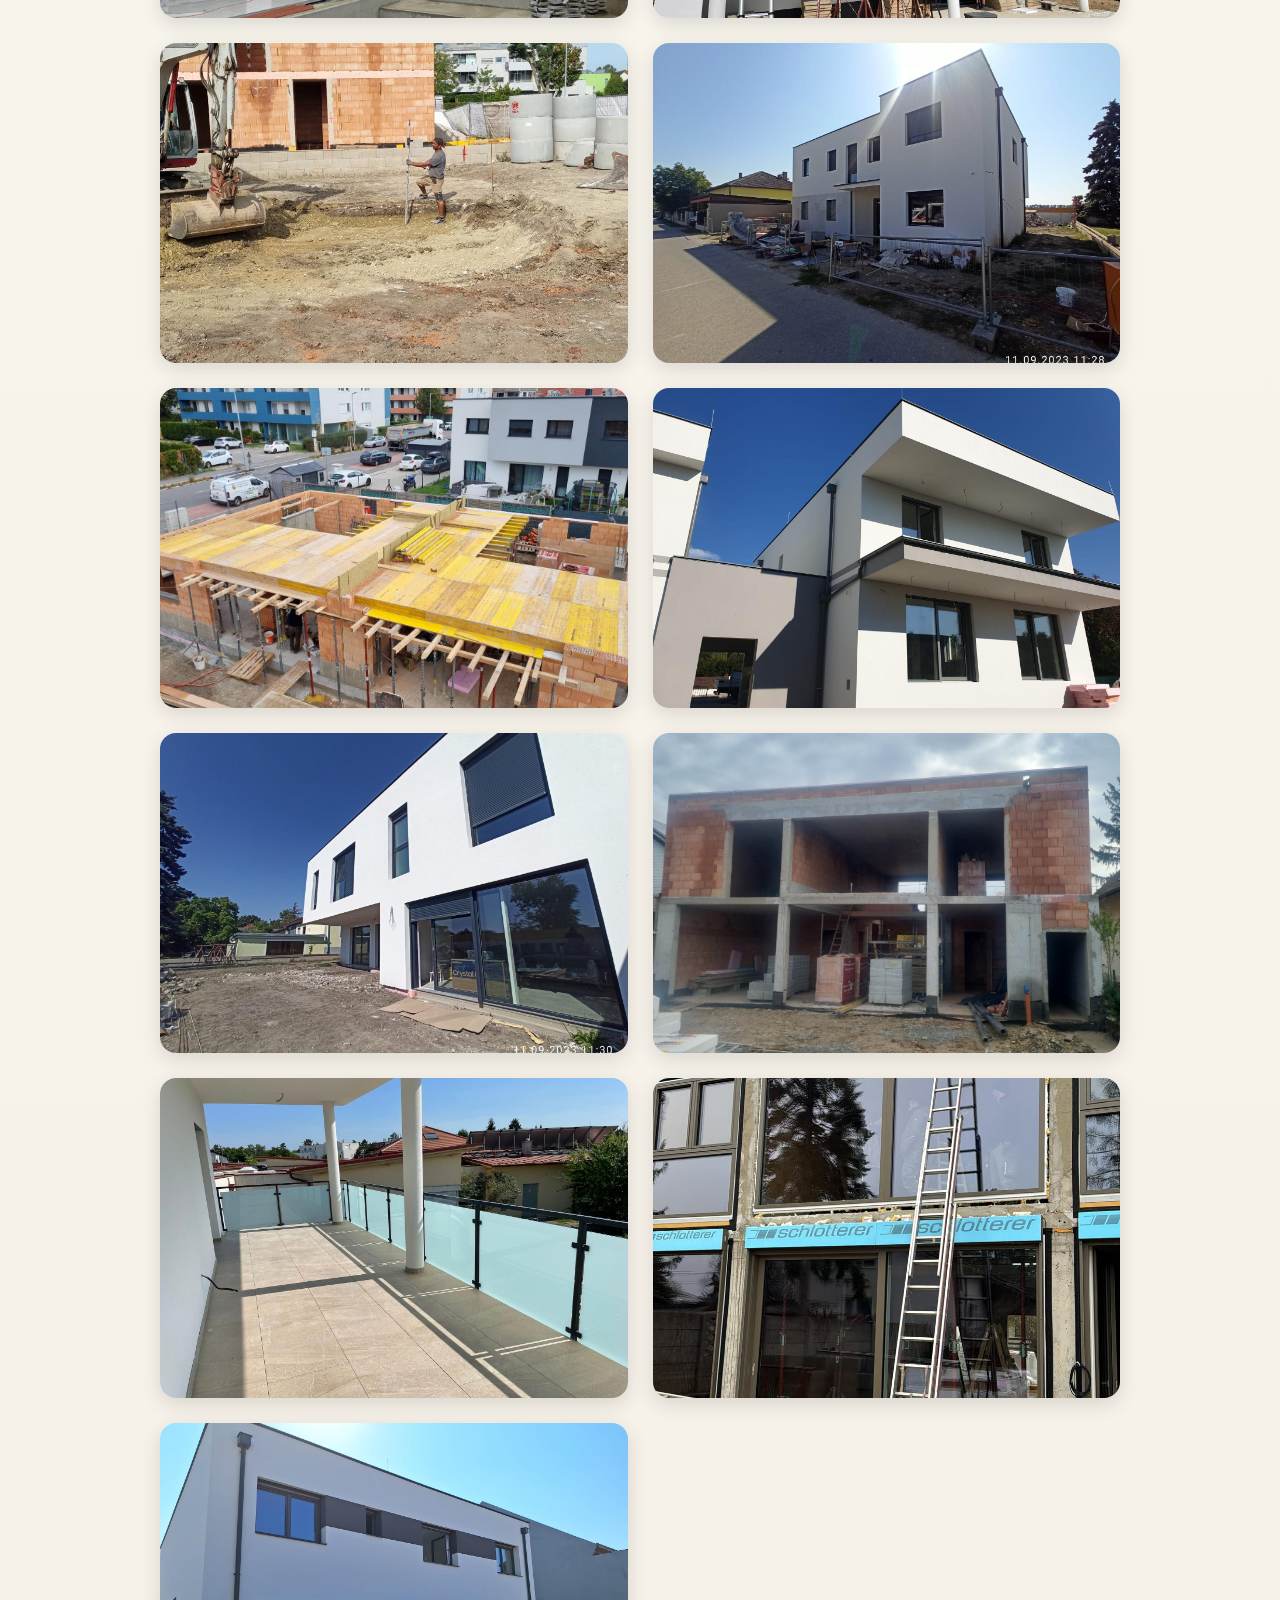
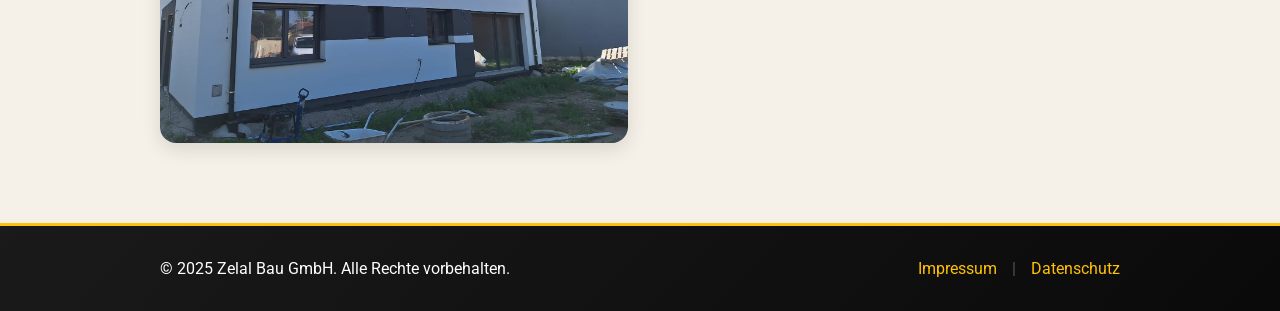
<file: projekte/neubau.html>
<!DOCTYPE html>
<html lang="de">
<head>
    <meta charset="UTF-8">
    <meta name="viewport" content="width=device-width, initial-scale=1.0">
    <title>Neubau von Wohnhäusern - Zelal Bau</title>
    <link rel="stylesheet" href="../style.css">
    <link href="https://fonts.googleapis.com/css2?family=Roboto:wght@300;400;500;700&display=swap" rel="stylesheet">
    <style>
        .project-page {
            padding: 120px 0 80px;
            background: linear-gradient(180deg, #faf7f0 0%, #f5f1e8 100%);
            min-height: 100vh;
        }
        
        .back-button {
            display: inline-flex;
            align-items: center;
            gap: 10px;
            padding: 14px 28px;
            background: linear-gradient(135deg, #ffffff 0%, #f8f8f8 100%);
            color: #1a1a1a;
            text-decoration: none;
            border-radius: 12px;
            font-weight: 600;
            font-size: 1rem;
            margin-bottom: 40px;
            border: 2px solid rgba(255, 193, 7, 0.3);
            box-shadow: 0 4px 15px rgba(0, 0, 0, 0.08);
            transition: all 0.3s ease;
        }
        
        .back-button:hover {
            background: linear-gradient(135deg, #FFC107 0%, #FF9800 100%);
            border-color: #FFC107;
            color: #ffffff;
            transform: translateX(-8px);
            box-shadow: 0 6px 20px rgba(255, 193, 7, 0.3);
        }
        
        .project-hero {
            background: linear-gradient(135deg, rgba(255, 193, 7, 0.06) 0%, rgba(255, 152, 0, 0.04) 100%);
            border-radius: 16px;
            padding: 25px 30px;
            margin-bottom: 40px;
            border-left: 4px solid #FFC107;
            box-shadow: 0 4px 20px rgba(0, 0, 0, 0.06);
        }
        
        .project-hero h1 {
            font-size: 2.4rem;
            color: #1a1a1a;
            margin-bottom: 12px;
            font-weight: 700;
            line-height: 1.2;
        }
        
        .project-hero .subtitle {
            font-size: 1.3rem;
            color: #FF9800;
            font-weight: 600;
            margin-bottom: 20px;
        }
        
        .project-hero p {
            font-size: 1.05rem;
            color: #777;
            line-height: 1.6;
            max-width: 100%;
        }
        
        .stats-bar {
            display: flex;
            justify-content: space-around;
            background: #ffffff;
            border-radius: 16px;
            padding: 30px;
            margin-bottom: 50px;
            box-shadow: 0 8px 30px rgba(0, 0, 0, 0.08);
        }
        
        .stat-item {
            text-align: center;
        }
        
        .stat-number {
            font-size: 2.5rem;
            font-weight: 700;
            color: #FFC107;
            margin-bottom: 8px;
        }
        
        .stat-label {
            font-size: 1rem;
            color: #666;
            font-weight: 500;
        }
        
        .gallery-grid {
            display: grid;
            grid-template-columns: repeat(auto-fill, minmax(350px, 1fr));
            gap: 25px;
            margin-top: 40px;
        }
        
        .gallery-item {
            position: relative;
            overflow: hidden;
            border-radius: 16px;
            box-shadow: 0 6px 20px rgba(0, 0, 0, 0.12);
            cursor: pointer;
            transition: all 0.4s cubic-bezier(0.4, 0, 0.2, 1);
            background: #ffffff;
        }
        
        .gallery-item::before {
            content: '';
            position: absolute;
            top: 0;
            left: 0;
            right: 0;
            bottom: 0;
            background: linear-gradient(135deg, rgba(255, 193, 7, 0.3) 0%, rgba(255, 152, 0, 0.3) 100%);
            opacity: 0;
            transition: opacity 0.4s ease;
            z-index: 1;
        }
        
        .gallery-item:hover::before {
            opacity: 1;
        }
        
        .gallery-item:hover {
            transform: translateY(-8px) scale(1.02);
            box-shadow: 0 15px 45px rgba(255, 193, 7, 0.35);
        }
        
        .gallery-item img {
            width: 100%;
            height: 320px;
            object-fit: cover;
            transition: transform 0.6s ease;
            display: block;
        }
        
        .gallery-item:hover img {
            transform: scale(1.15);
        }
        
        @media (max-width: 768px) {
            .project-hero {
                padding: 35px 25px;
            }
            
            .project-hero h1 {
                font-size: 2.2rem;
            }
            
            .stats-bar {
                flex-direction: column;
                gap: 20px;
            }
            
            .gallery-grid {
                grid-template-columns: 1fr;
                gap: 20px;
            }
        }
    </style>
</head>
<body>
    <!-- Navigation -->
    <nav class="navbar">
        <div class="nav-container">
            <div class="nav-logo">
                <a href="../index.html">
                    <img src="../images/logo.png" alt="Zelal Bau Logo">
                </a>
            </div>
            <ul class="nav-menu">
                <li class="nav-item"><a href="../index.html#home" class="nav-link">Startseite</a></li>
                <li class="nav-item"><a href="../index.html#leistungen" class="nav-link">Leistungen</a></li>
                <li class="nav-item"><a href="../index.html#references" class="nav-link">Projekte</a></li>
                <li class="nav-item"><a href="../index.html#kontakt" class="nav-link">Kontakt</a></li>
                <li class="nav-item"><a href="../index.html#info" class="nav-link">Info</a></li>
            </ul>
        </div>
    </nav>

    <section class="project-page">
        <div class="container">
            <a href="../index.html#references" class="back-button">
                ← Zurück zur Projektübersicht
            </a>
            
            <div class="project-hero">
                <h1>Neubau von Wohnhäusern</h1>
                <p>Der Bau eines Eigenheims ist eine der wichtigsten Entscheidungen im Leben. Wir begleiten Sie auf diesem Weg vom allerersten Beratungsgespräch bis zur feierlichen Schlüsselübergabe. Mit unserer langjährigen Erfahrung im Wohnungsbau realisieren wir Einfamilienhäuser, Doppelhaushälften und Mehrfamilienhäuser nach höchsten Qualitätsstandards. Dabei legen wir besonderen Wert auf energieeffiziente Bauweise, nachhaltige Materialien und durchdachte Grundrisse, die modernen Wohnansprüchen gerecht werden. Unser eingespieltes Team aus Fachkräften garantiert präzise Ausführung aller Gewerke vom Fundament über den Rohbau bis zum Innenausbau. Wir koordinieren alle Handwerker, überwachen die Baufortschritte und sorgen dafür, dass Ihr Projekt termingerecht und im Kostenrahmen fertiggestellt wird. Vertrauen Sie auf unsere Kompetenz und lassen Sie uns gemeinsam Ihr Traumhaus Wirklichkeit werden.</p>
            </div>

            <div class="gallery-grid">
                <div class="gallery-item">
                    <img src="Neubau von Wohnhäusern/bild11.JPG" alt="Modernes Einfamilienhaus">
                </div>
                <div class="gallery-item">
                    <img src="Neubau von Wohnhäusern/bild1.JPG" alt="Rohbau Einfamilienhaus">
                </div>
                <div class="gallery-item">
                    <img src="Neubau von Wohnhäusern/bild14.JPG" alt="Wohnbau Qualität">
                </div>
                <div class="gallery-item">
                    <img src="Neubau von Wohnhäusern/bild3.JPG" alt="Ziegelbau Fortschritt">
                </div>
                <div class="gallery-item">
                    <img src="Neubau von Wohnhäusern/bild7.JPG" alt="Wohnhaus Fassade">
                </div>
                <div class="gallery-item">
                    <img src="Neubau von Wohnhäusern/bild10.JPG" alt="Hausbau Dachstuhl">
                </div>
                <div class="gallery-item">
                    <img src="Neubau von Wohnhäusern/bild2.JPG" alt="Wohnhaus Konstruktion">
                </div>
                <div class="gallery-item">
                    <img src="Neubau von Wohnhäusern/bild12.JPG" alt="Fertigstellung Wohnhaus">
                </div>
                <div class="gallery-item">
                    <img src="Neubau von Wohnhäusern/bild5.JPG" alt="Hausbau Fundament">
                </div>
                <div class="gallery-item">
                    <img src="Neubau von Wohnhäusern/bild8.JPG" alt="Neubau Fenstereinbau">
                </div>
                <div class="gallery-item">
                    <img src="Neubau von Wohnhäusern/bild13.JPG" alt="Baufortschritt Außenansicht">
                </div>
                <div class="gallery-item">
                    <img src="Neubau von Wohnhäusern/bild6.JPG" alt="Rohbau Obergeschoss">
                </div>
                <div class="gallery-item">
                    <img src="Neubau von Wohnhäusern/bild9.JPG" alt="Ziegelhaus Bauphase">
                </div>
                <div class="gallery-item">
                    <img src="Neubau von Wohnhäusern/bild4.JPG" alt="Mauerwerk Detail">
                </div>
                <div class="gallery-item">
                    <img src="Neubau von Wohnhäusern/bild15.JPG" alt="Schlüsselfertiges Haus">
                </div>
            </div>
        </div>
    </section>

    <footer class="footer">
        <div class="container">
            <div class="footer-content">
                <p>&copy; 2025 Zelal Bau GmbH. Alle Rechte vorbehalten.</p>
                <div class="footer-links">
                    <a href="../index.html#impressum">Impressum</a>
                    <span>|</span>
                    <a href="../index.html#datenschutz">Datenschutz</a>
                </div>
            </div>
        </div>
    </footer>
</body>
</html>
</file>
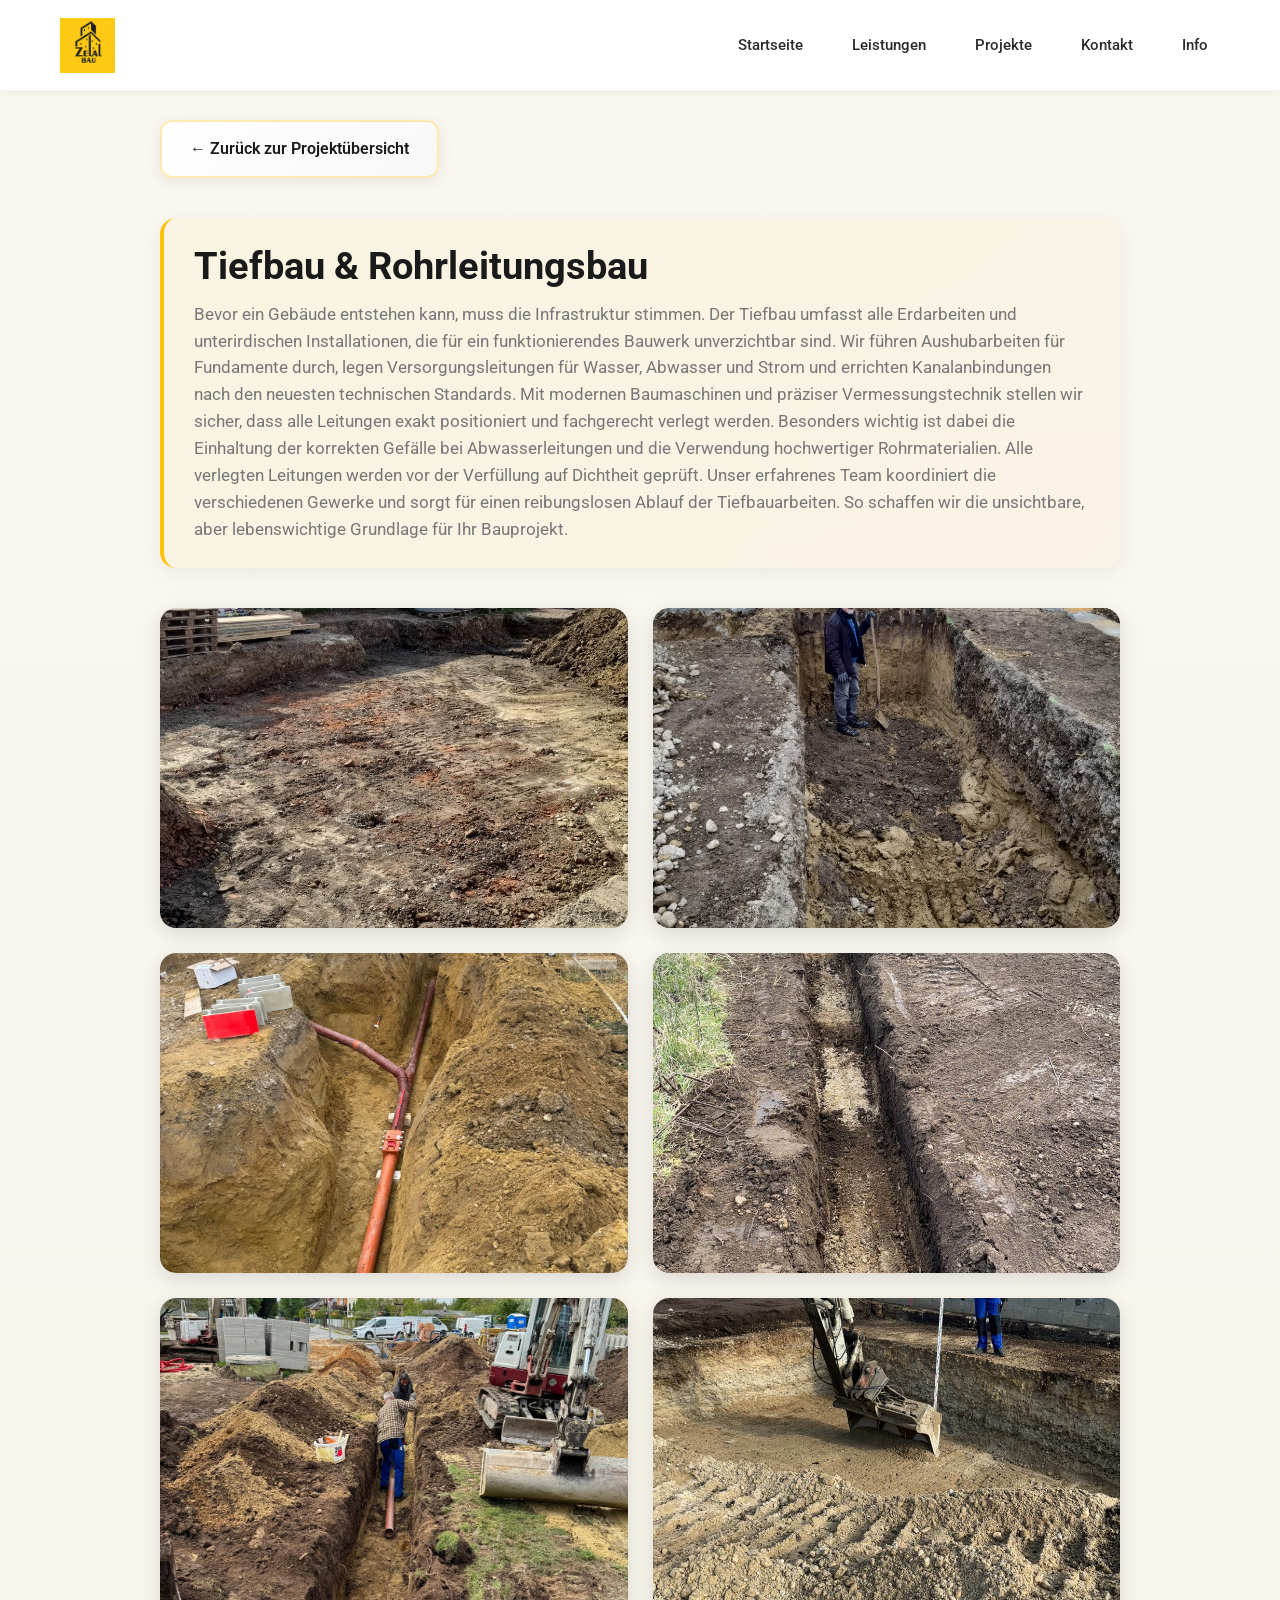
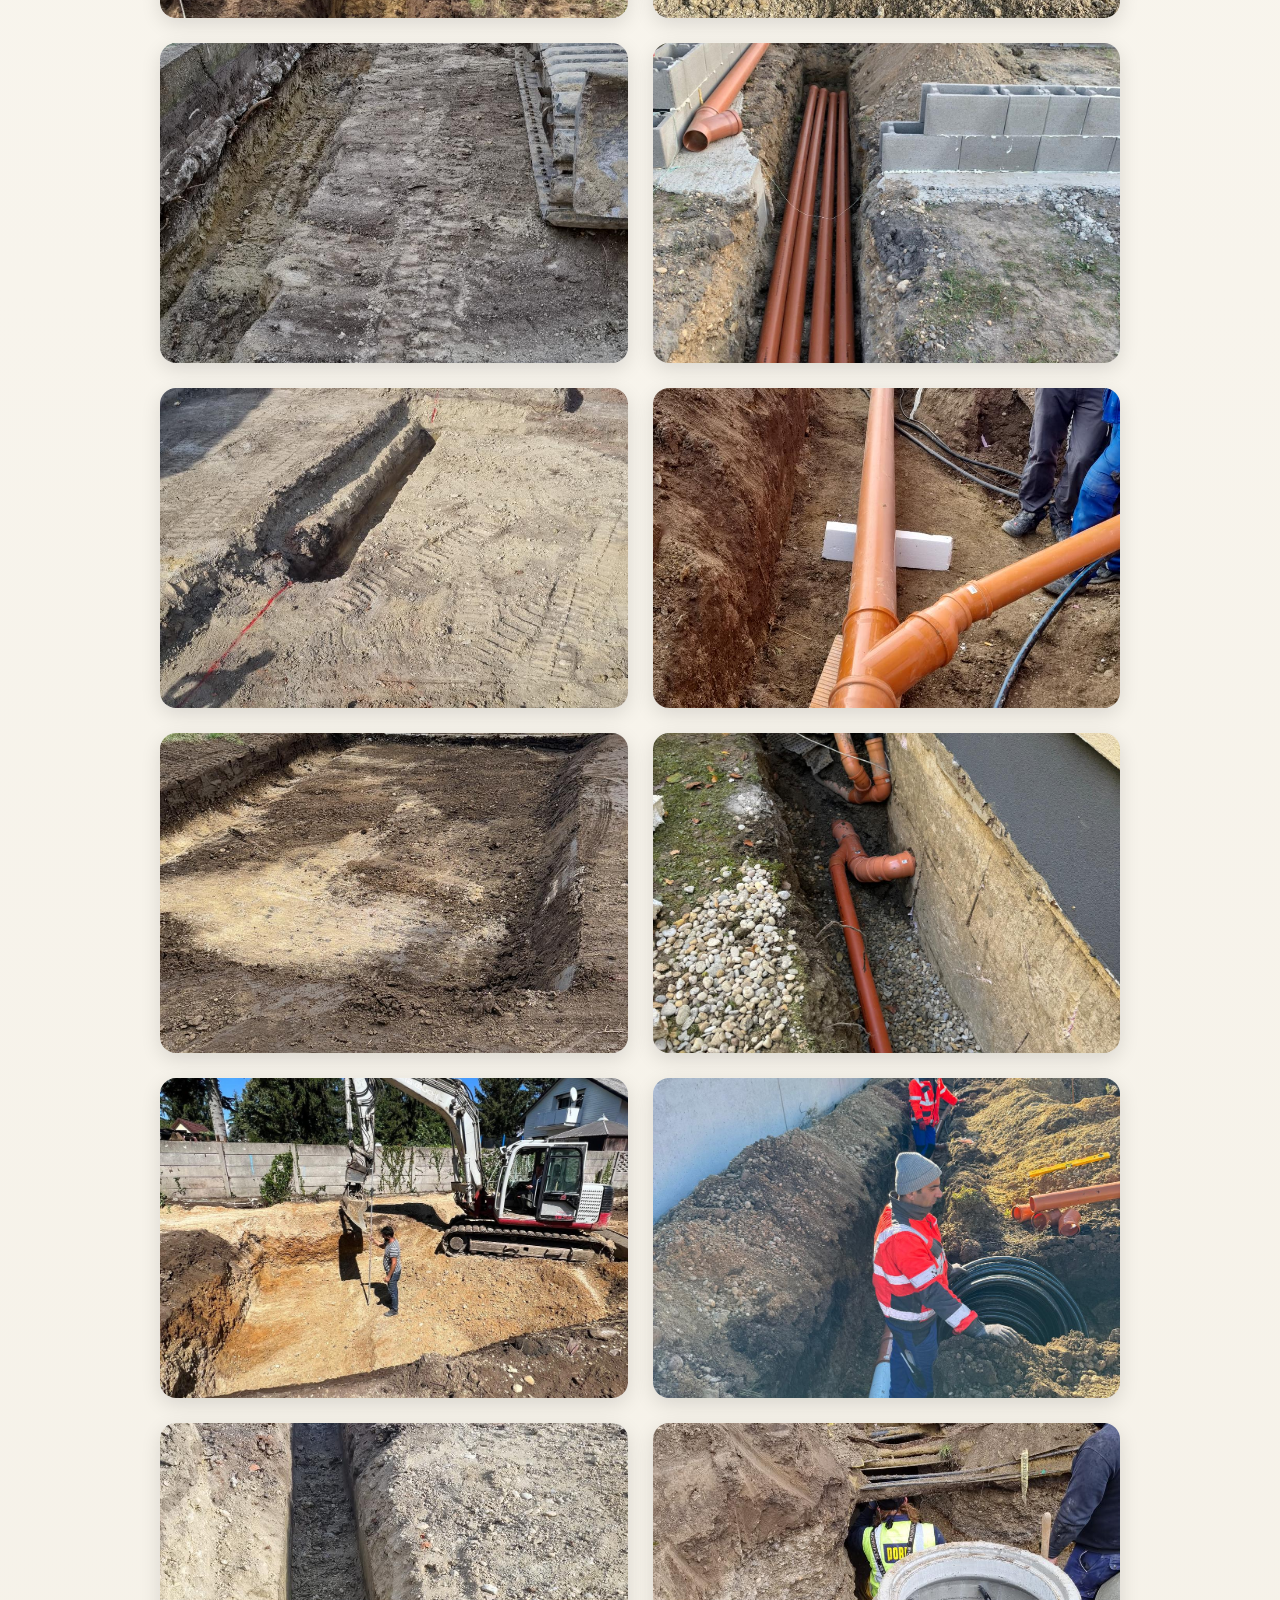
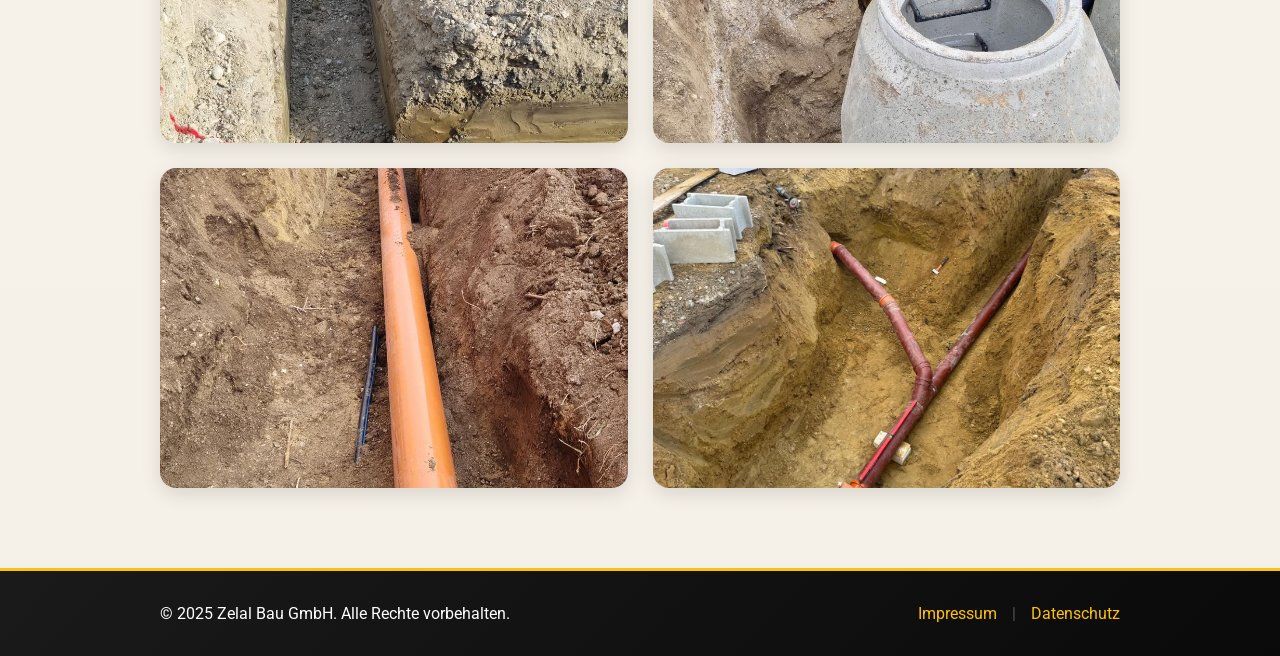
<file: projekte/tiefbau.html>
<!DOCTYPE html>
<html lang="de">
<head>
    <meta charset="UTF-8">
    <meta name="viewport" content="width=device-width, initial-scale=1.0">
    <title>Tiefbau & Rohrleitungsbau - Zelal Bau</title>
    <link rel="stylesheet" href="../style.css">
    <link href="https://fonts.googleapis.com/css2?family=Roboto:wght@300;400;500;700&display=swap" rel="stylesheet">
    <style>
        .project-page {
            padding: 120px 0 80px;
            background: linear-gradient(180deg, #faf7f0 0%, #f5f1e8 100%);
            min-height: 100vh;
        }
        
        .back-button {
            display: inline-flex;
            align-items: center;
            gap: 10px;
            padding: 14px 28px;
            background: linear-gradient(135deg, #ffffff 0%, #f8f8f8 100%);
            color: #1a1a1a;
            text-decoration: none;
            border-radius: 12px;
            font-weight: 600;
            font-size: 1rem;
            margin-bottom: 40px;
            border: 2px solid rgba(255, 193, 7, 0.3);
            box-shadow: 0 4px 15px rgba(0, 0, 0, 0.08);
            transition: all 0.3s ease;
        }
        
        .back-button:hover {
            background: linear-gradient(135deg, #FFC107 0%, #FF9800 100%);
            border-color: #FFC107;
            color: #ffffff;
            transform: translateX(-8px);
            box-shadow: 0 6px 20px rgba(255, 193, 7, 0.3);
        }
        
        .project-hero {
            background: linear-gradient(135deg, rgba(255, 193, 7, 0.06) 0%, rgba(255, 152, 0, 0.04) 100%);
            border-radius: 16px;
            padding: 25px 30px;
            margin-bottom: 40px;
            border-left: 4px solid #FFC107;
            box-shadow: 0 4px 20px rgba(0, 0, 0, 0.06);
        }
        
        .project-hero h1 {
            font-size: 2.4rem;
            color: #1a1a1a;
            margin-bottom: 12px;
            font-weight: 700;
            line-height: 1.2;
        }
        
        .project-hero .subtitle {
            font-size: 1.3rem;
            color: #FF9800;
            font-weight: 600;
            margin-bottom: 20px;
        }
        
        .project-hero p {
            font-size: 1.05rem;
            color: #777;
            line-height: 1.6;
            max-width: 100%;
        }
        
        .stats-bar {
            display: flex;
            justify-content: space-around;
            background: #ffffff;
            border-radius: 16px;
            padding: 30px;
            margin-bottom: 50px;
            box-shadow: 0 8px 30px rgba(0, 0, 0, 0.08);
        }
        
        .stat-item {
            text-align: center;
        }
        
        .stat-number {
            font-size: 2.5rem;
            font-weight: 700;
            color: #FFC107;
            margin-bottom: 8px;
        }
        
        .stat-label {
            font-size: 1rem;
            color: #666;
            font-weight: 500;
        }
        
        .gallery-grid {
            display: grid;
            grid-template-columns: repeat(auto-fill, minmax(350px, 1fr));
            gap: 25px;
            margin-top: 40px;
        }
        
        .gallery-item {
            position: relative;
            overflow: hidden;
            border-radius: 16px;
            box-shadow: 0 6px 20px rgba(0, 0, 0, 0.12);
            cursor: pointer;
            transition: all 0.4s cubic-bezier(0.4, 0, 0.2, 1);
            background: #ffffff;
        }
        
        .gallery-item::before {
            content: '';
            position: absolute;
            top: 0;
            left: 0;
            right: 0;
            bottom: 0;
            background: linear-gradient(135deg, rgba(255, 193, 7, 0.3) 0%, rgba(255, 152, 0, 0.3) 100%);
            opacity: 0;
            transition: opacity 0.4s ease;
            z-index: 1;
        }
        
        .gallery-item:hover::before {
            opacity: 1;
        }
        
        .gallery-item:hover {
            transform: translateY(-8px) scale(1.02);
            box-shadow: 0 15px 45px rgba(255, 193, 7, 0.35);
        }
        
        .gallery-item img {
            width: 100%;
            height: 320px;
            object-fit: cover;
            transition: transform 0.6s ease;
            display: block;
        }
        
        .gallery-item:hover img {
            transform: scale(1.15);
        }
        
        @media (max-width: 768px) {
            .project-hero {
                padding: 35px 25px;
            }
            
            .project-hero h1 {
                font-size: 2.2rem;
            }
            
            .stats-bar {
                flex-direction: column;
                gap: 20px;
            }
            
            .gallery-grid {
                grid-template-columns: 1fr;
                gap: 20px;
            }
        }
    </style>
</head>
<body>
    <!-- Navigation -->
    <nav class="navbar">
        <div class="nav-container">
            <div class="nav-logo">
                <a href="../index.html">
                    <img src="../images/logo.png" alt="Zelal Bau Logo">
                </a>
            </div>
            <ul class="nav-menu">
                <li class="nav-item"><a href="../index.html#home" class="nav-link">Startseite</a></li>
                <li class="nav-item"><a href="../index.html#leistungen" class="nav-link">Leistungen</a></li>
                <li class="nav-item"><a href="../index.html#references" class="nav-link">Projekte</a></li>
                <li class="nav-item"><a href="../index.html#kontakt" class="nav-link">Kontakt</a></li>
                <li class="nav-item"><a href="../index.html#info" class="nav-link">Info</a></li>
            </ul>
        </div>
    </nav>

    <section class="project-page">
        <div class="container">
            <a href="../index.html#references" class="back-button">
                ← Zurück zur Projektübersicht
            </a>
            
            <div class="project-hero">
                <h1>Tiefbau & Rohrleitungsbau</h1>
                <p>Bevor ein Gebäude entstehen kann, muss die Infrastruktur stimmen. Der Tiefbau umfasst alle Erdarbeiten und unterirdischen Installationen, die für ein funktionierendes Bauwerk unverzichtbar sind. Wir führen Aushubarbeiten für Fundamente durch, legen Versorgungsleitungen für Wasser, Abwasser und Strom und errichten Kanalanbindungen nach den neuesten technischen Standards. Mit modernen Baumaschinen und präziser Vermessungstechnik stellen wir sicher, dass alle Leitungen exakt positioniert und fachgerecht verlegt werden. Besonders wichtig ist dabei die Einhaltung der korrekten Gefälle bei Abwasserleitungen und die Verwendung hochwertiger Rohrmaterialien. Alle verlegten Leitungen werden vor der Verfüllung auf Dichtheit geprüft. Unser erfahrenes Team koordiniert die verschiedenen Gewerke und sorgt für einen reibungslosen Ablauf der Tiefbauarbeiten. So schaffen wir die unsichtbare, aber lebenswichtige Grundlage für Ihr Bauprojekt.</p>
            </div>

            <div class="gallery-grid">
                <div class="gallery-item">
                    <img src="tiefbaurohr/bild7.JPG" alt="Kanalbau Projekt">
                </div>
                <div class="gallery-item">
                    <img src="tiefbaurohr/bild3.JPG" alt="Fundamentaushub">
                </div>
                <div class="gallery-item">
                    <img src="tiefbaurohr/bild12.JPG" alt="Abwassersystem Installation">
                </div>
                <div class="gallery-item">
                    <img src="tiefbaurohr/bild1.JPG" alt="Tiefbau Erdarbeiten">
                </div>
                <div class="gallery-item">
                    <img src="tiefbaurohr/bild16.JPG" alt="Tiefbau Fertigstellung">
                </div>
                <div class="gallery-item">
                    <img src="tiefbaurohr/bild9.JPG" alt="Versorgungsleitungen">
                </div>
                <div class="gallery-item">
                    <img src="tiefbaurohr/bild4.JPG" alt="Abwasserleitung verlegen">
                </div>
                <div class="gallery-item">
                    <img src="tiefbaurohr/bild14.JPG" alt="Drainageverlegung">
                </div>
                <div class="gallery-item">
                    <img src="tiefbaurohr/bild2.JPG" alt="Rohrverlegung Kanal">
                </div>
                <div class="gallery-item">
                    <img src="tiefbaurohr/bild11.JPG" alt="Rohrgraben Aushub">
                </div>
                <div class="gallery-item">
                    <img src="tiefbaurohr/bild6.JPG" alt="Rohrleitungsbau">
                </div>
                <div class="gallery-item">
                    <img src="tiefbaurohr/bild18.JPG" alt="Erdarbeiten komplett">
                </div>
                <div class="gallery-item">
                    <img src="tiefbaurohr/bild8.JPG" alt="Erdarbeiten Bagger">
                </div>
                <div class="gallery-item">
                    <img src="tiefbaurohr/bild13.JPG" alt="Tiefbau Schachtbau">
                </div>
                <div class="gallery-item">
                    <img src="tiefbaurohr/bild5.JPG" alt="Tiefbauarbeiten Baugrube">
                </div>
                <div class="gallery-item">
                    <img src="tiefbaurohr/bild17.JPG" alt="Kanalisation Anbindung">
                </div>
                <div class="gallery-item">
                    <img src="tiefbaurohr/bild10.JPG" alt="Tiefbau Infrastruktur">
                </div>
                <div class="gallery-item">
                    <img src="tiefbaurohr/bild15.JPG" alt="Rohrleitungssystem">
                </div>
            </div>
        </div>
    </section>

    <footer class="footer">
        <div class="container">
            <div class="footer-content">
                <p>&copy; 2025 Zelal Bau GmbH. Alle Rechte vorbehalten.</p>
                <div class="footer-links">
                    <a href="../index.html#impressum">Impressum</a>
                    <span>|</span>
                    <a href="../index.html#datenschutz">Datenschutz</a>
                </div>
            </div>
        </div>
    </footer>
</body>
</html>
</file>
<file: style.css>
/* Reset und Basis-Styles */
* {
    margin: 0;
    padding: 0;
    box-sizing: border-box;
}

:root {
    --primary-yellow: #FFC107;
    --dark-yellow: #FFA000;
    --light-yellow: #FFECB3;
    --black: #1a1a1a;
    --dark-gray: #2c2c2c;
    --medium-gray: #4a4a4a;
    --light-gray: #f9f9f9;
    --white: #ffffff;
    --text-gray: #555555;
    --text-light: #777777;
}

html {
    scroll-behavior: smooth;
    scroll-padding-top: 100px;
}

body {
    font-family: 'Roboto', sans-serif;
    line-height: 1.6;
    color: #333333;
    overflow-x: hidden;
    background: #faf7f0;
}

/* Navigation */
.navbar {
    position: fixed;
    top: 0;
    left: 0;
    width: 100%;
    background: rgba(255, 255, 255, 0.95);
    -webkit-backdrop-filter: blur(10px);
    backdrop-filter: blur(10px);
    box-shadow: 0 2px 10px rgba(0, 0, 0, 0.05);
    z-index: 1000;
    transition: all 0.3s ease;
}

.navbar-scrolled {
    background: rgba(255, 255, 255, 0.98);
    box-shadow: 0 4px 30px rgba(0, 0, 0, 0.15);
}

.nav-container {
    max-width: 1200px;
    margin: 0 auto;
    padding: 0 20px;
    display: flex;
    justify-content: space-between;
    align-items: center;
    height: 90px;
}

.nav-logo a {
    display: flex;
    align-items: center;
}

.nav-logo img {
    height: 55px;
    width: auto;
    transition: transform 0.3s ease;
}

.nav-logo img:hover {
    transform: scale(1.05);
}

.nav-toggle {
    display: none;
}

.nav-toggle-label {
    display: none;
    flex-direction: column;
    cursor: pointer;
    gap: 5px;
}

.nav-toggle-label span {
    width: 28px;
    height: 3px;
    background-color: var(--black);
    border-radius: 3px;
    transition: all 0.3s ease;
}

.nav-menu {
    display: flex;
    list-style: none;
    gap: 40px;
    margin: 0;
    padding: 0;
    align-items: center;
}

.nav-item {
    margin: 0;
}

.nav-link {
    text-decoration: none;
    color: var(--dark-gray);
    font-weight: 500;
    font-size: 1.05rem;
    padding: 10px 18px;
    border-radius: 5px;
    transition: all 0.3s cubic-bezier(0.4, 0, 0.2, 1);
    position: relative;
}

.nav-link::after {
    content: '';
    position: absolute;
    bottom: 5px;
    left: 50%;
    transform: translateX(-50%);
    width: 0;
    height: 3px;
    background: linear-gradient(90deg, var(--primary-yellow) 0%, var(--dark-yellow) 100%);
    transition: width 0.3s cubic-bezier(0.4, 0, 0.2, 1);
    border-radius: 2px;
}

.nav-link:hover {
    color: var(--black);
    transform: translateY(-2px);
}

.nav-link:hover::after {
    width: 80%;
}

.nav-link:active,
.nav-link:focus {
    color: var(--black);
}

.nav-link.active {
    color: var(--black);
    font-weight: 700;
}

.nav-link.active::after {
    width: 80%;
}

.nav-link.active::after {
    width: 70%;
}

/* Container */
.container {
    max-width: 1200px;
    margin: 0 auto;
    padding: 0 20px;
}

/* Header Section - Modern Fullscreen Hero */
.header-section {
    margin-top: 90px;
    position: relative;
    height: calc(100vh - 90px);
    overflow: hidden;
    display: flex;
    align-items: center;
    justify-content: center;
    background: #1a1a1a;
    padding: 40px 0;
}

/* Background Image Layer */
.header-section::before {
    content: '';
    position: absolute;
    top: 0;
    left: 0;
    width: 100%;
    height: 100%;
    background-image: url('images/header-bauprojekt.png');
    background-size: cover;
    background-position: center center;
    background-repeat: no-repeat;
    filter: brightness(0.82) contrast(1.06) saturate(1.02);
    z-index: 0;
}

/* Overlay with Gradient - Golden Tone */
.header-section::after {
    content: '';
    position: absolute;
    top: 0;
    left: 0;
    width: 100%;
    height: 100%;
    background: linear-gradient(
        135deg,
        rgba(255, 193, 7, 0.35) 0%,
        rgba(255, 179, 0, 0.3) 30%,
        rgba(255, 152, 0, 0.25) 70%,
        rgba(245, 127, 23, 0.2) 100%
    );
    z-index: 1;
    mix-blend-mode: overlay;
}

.header-container {
    position: relative;
    z-index: 2;
    max-width: 1200px;
    width: 100%;
    padding: 0 50px;
    display: flex;
    flex-direction: column;
    align-items: center;
    text-align: center;
}

/* Content Box - Glassmorphism Design */
.header-left {
    background: linear-gradient(135deg, rgba(255, 255, 255, 0.11) 0%, rgba(255, 255, 255, 0.08) 100%);
    backdrop-filter: blur(12px) saturate(100%);
    -webkit-backdrop-filter: blur(12px) saturate(100%);
    border: 1px solid rgba(255, 255, 255, 0.22);
    border-radius: 24px;
    padding: 38px 48px 42px;
    max-width: 850px;
    width: 100%;
    box-shadow: 
        0 8px 32px rgba(0, 0, 0, 0.18),
        0 4px 12px rgba(0, 0, 0, 0.12),
        inset 0 1px 0 rgba(255, 255, 255, 0.18);
    position: relative;
    animation: fadeInUp 0.8s cubic-bezier(0.34, 1.56, 0.64, 1) 0.2s both;
}

.header-logo {
    margin-bottom: 18px;
    animation: fadeInDown 0.9s cubic-bezier(0.34, 1.56, 0.64, 1) 0.1s both;
}

.header-logo img {
    max-width: 170px;
    height: auto;
    filter: drop-shadow(0 3px 10px rgba(0, 0, 0, 0.3));
    transition: all 0.4s cubic-bezier(0.34, 1.56, 0.64, 1);
}

.header-logo img:hover {
    transform: scale(1.03) translateY(-2px);
    filter: drop-shadow(0 6px 16px rgba(0, 0, 0, 0.35));
}

.header-title {
    font-size: 2.1rem;
    font-weight: 900;
    color: #ffffff;
    line-height: 1.3;
    margin-bottom: 22px;
    animation: fadeInUp 0.9s cubic-bezier(0.34, 1.56, 0.64, 1) 0.3s both;
    letter-spacing: -0.5px;
    text-shadow: 
        0 3px 12px rgba(0, 0, 0, 0.4),
        0 2px 6px rgba(0, 0, 0, 0.3),
        0 1px 2px rgba(0, 0, 0, 0.25);
}

.title-highlight {
    background: linear-gradient(135deg, #FFD54F 0%, #FFB300 50%, #FF9800 100%);
    -webkit-background-clip: text;
    -webkit-text-fill-color: transparent;
    background-clip: text;
    text-shadow: none;
    display: inline-block;
    position: relative;
    font-weight: 900;
    filter: drop-shadow(0 2px 4px rgba(255, 193, 7, 0.2));
}

/* Decorative Divider */
.header-divider {
    display: flex;
    align-items: center;
    gap: 10px;
    margin: 18px auto;
    animation: fadeInUp 0.9s ease-out 0.5s both;
}

.header-divider::before,
.header-divider::after {
    content: '';
    flex: 1;
    height: 1px;
    background: linear-gradient(
        90deg,
        transparent 0%,
        rgba(255, 255, 255, 0.3) 50%,
        transparent 100%
    );
}

.header-divider::before {
    background: linear-gradient(
        90deg,
        transparent 0%,
        rgba(255, 255, 255, 0.3) 100%
    );
}

.header-divider::after {
    background: linear-gradient(
        90deg,
        rgba(255, 255, 255, 0.3) 0%,
        transparent 100%
    );
}

/* Statistics Section - Numbers that Impress */
.header-stats {
    display: flex;
    align-items: center;
    justify-content: center;
    gap: 24px;
    margin-bottom: 32px;
    padding: 14px 0;
    animation: fadeInUp 1s ease-out 0.6s both;
}

.stat-item {
    display: flex;
    flex-direction: column;
    align-items: center;
    gap: 8px;
    transition: transform 0.3s ease;
}

.stat-item:hover {
    transform: translateY(-4px);
}

.stat-number {
    font-size: 2.1rem;
    font-weight: 900;
    line-height: 1;
    background: linear-gradient(
        135deg,
        #FFD54F 0%,
        #FFB300 50%,
        #FF9800 100%
    );
    -webkit-background-clip: text;
    -webkit-text-fill-color: transparent;
    background-clip: text;
    filter: drop-shadow(0 1px 2px rgba(255, 193, 7, 0.18));
    letter-spacing: -1px;
}

.stat-label {
    font-size: 0.78rem;
    font-weight: 500;
    color: rgba(255, 255, 255, 0.92);
    text-transform: uppercase;
    letter-spacing: 1px;
    text-align: center;
    text-shadow: 
        0 2px 4px rgba(0, 0, 0, 0.3),
        0 1px 2px rgba(0, 0, 0, 0.2);
}

.stat-divider {
    width: 2px;
    height: 50px;
    background: linear-gradient(
        180deg,
        rgba(255, 255, 255, 0) 0%,
        rgba(255, 255, 255, 0.3) 50%,
        rgba(255, 255, 255, 0) 100%
    );
}

.header-benefits {
    list-style: none;
    margin: 0 0 35px 0;
    padding: 0;
    display: flex;
    flex-wrap: wrap;
    gap: 18px;
    justify-content: center;
    animation: fadeInUp 0.9s cubic-bezier(0.34, 1.56, 0.64, 1) 0.5s both;
}

.benefit-item {
    display: inline-flex;
    align-items: center;
    justify-content: center;
    padding: 12px 24px;
    background: rgba(255, 255, 255, 0.30);
    -webkit-backdrop-filter: blur(10px);
    backdrop-filter: blur(10px);
    border: 1px solid rgba(255, 193, 7, 0.35);
    border-radius: 50px;
    font-size: 0.95rem;
    transition: all 0.3s cubic-bezier(0.34, 1.56, 0.64, 1);
    box-shadow: 0 3px 12px rgba(0, 0, 0, 0.12);
    flex: 0 1 auto;
    white-space: nowrap;
}

.benefit-item:hover {
    transform: translateY(-2px);
    background: rgba(255, 255, 255, 0.38);
    border-color: rgba(255, 193, 7, 0.45);
    box-shadow: 0 5px 18px rgba(0, 0, 0, 0.15);
}

.benefit-icon {
    display: inline-flex;
    align-items: center;
    justify-content: center;
    width: 24px;
    height: 24px;
    background: #FFA000;
    color: #000000;
    border-radius: 50%;
    font-weight: 900;
    font-size: 0.75rem;
    flex-shrink: 0;
    margin-right: 11px;
    box-shadow: 0 2px 8px rgba(0, 0, 0, 0.18);
}

.benefit-text {
    color: #000000;
    font-weight: 700;
    text-shadow: 
        0 1px 4px rgba(255, 255, 255, 0.9),
        0 0 2px rgba(255, 255, 255, 0.7);
}

.cta-button {
    display: inline-flex;
    align-items: center;
    gap: 8px;
    padding: 14px 34px;
    background: linear-gradient(135deg, #2a2a2a 0%, #1f1f1f 100%);
    color: #ffffff;
    text-decoration: none;
    font-weight: 900;
    font-size: 0.88rem;
    border-radius: 50px;
    transition: all 0.4s cubic-bezier(0.34, 1.56, 0.64, 1);
    box-shadow: 
        0 6px 20px rgba(0, 0, 0, 0.28),
        0 3px 8px rgba(0, 0, 0, 0.2),
        inset 0 1px 0 rgba(255, 255, 255, 0.08);
    text-align: center;
    text-transform: uppercase;
    letter-spacing: 1.6px;
    animation: fadeInUp 0.9s cubic-bezier(0.34, 1.56, 0.64, 1) 0.5s both;
    position: relative;
    overflow: hidden;
    border: 1px solid rgba(255, 255, 255, 0.08);
}

.cta-button::before {
    content: '';
    position: absolute;
    top: 0;
    left: -100%;
    width: 100%;
    height: 100%;
    background: linear-gradient(90deg, transparent, rgba(255, 220, 90, 0.12), transparent);
    transition: left 0.6s ease;
}

.cta-button:hover::before {
    left: 100%;
}

.button-text {
    position: relative;
    z-index: 1;
}

.button-arrow {
    font-size: 1.35rem;
    transition: transform 0.4s cubic-bezier(0.34, 1.56, 0.64, 1);
    position: relative;
    z-index: 1;
}

.cta-button::before {
    content: '';
    position: absolute;
    top: 50%;
    left: 50%;
    width: 0;
    height: 0;
    border-radius: 50%;
    background: rgba(255, 255, 255, 0.4);
    transform: translate(-50%, -50%);
    transition: width 0.6s ease, height 0.6s ease;
}

.cta-button:hover::before {
    width: 300px;
    height: 300px;
}

.cta-button:hover {
    transform: translateY(-3px) scale(1.02);
    box-shadow: 
        0 8px 28px rgba(0, 0, 0, 0.32),
        0 5px 12px rgba(0, 0, 0, 0.22),
        inset 0 1px 0 rgba(255, 255, 255, 0.1);
    border-color: rgba(255, 255, 255, 0.12);
    background: linear-gradient(135deg, #333333 0%, #282828 100%);
}

.cta-button:hover .button-arrow {
    transform: translateX(5px);
}

.cta-button:active {
    transform: translateY(-3px) scale(1.02);
}

@keyframes pulse {
    0%, 100% {
        opacity: 1;
    }
    50% {
        opacity: 1;
    }
}

/* Right Column - Hidden (not used in centered design) */
.header-right {
    display: none;
}

.header-image {
    display: none;
}

/* Animations */
@keyframes fadeInDown {
    from {
        opacity: 0;
        transform: translateY(-40px);
    }
    to {
        opacity: 1;
        transform: translateY(0);
    }
}

@keyframes fadeInLeft {
    from {
        opacity: 0;
        transform: translateX(-40px);
    }
    to {
        opacity: 1;
        transform: translateX(0);
    }
}

@keyframes fadeIn {
    from {
        opacity: 0;
    }
    to {
        opacity: 1;
    }
}

@keyframes fadeInUp {
    from {
        opacity: 0;
        transform: translateY(40px);
    }
    to {
        opacity: 1;
        transform: translateY(0);
    }
}

@keyframes zoomIn {
    from {
        transform: scale(1.15);
    }
    to {
        transform: scale(1);
    }
}

@keyframes imageSlideIn {
    from {
        opacity: 0;
        transform: translateX(60px) scale(1.1);
    }
    to {
        opacity: 1;
        transform: translateX(0) scale(1);
    }
}

@keyframes slideInFromLeft {
    from {
        opacity: 0;
        transform: translateX(-100px);
    }
    to {
        opacity: 1;
        transform: translateX(0);
    }
}

/* Section Titles */
.section-title {
    font-size: 2.5rem;
    font-weight: 700;
    text-align: center;
    margin-bottom: 12px;
    color: var(--black);
    position: relative;
    padding-bottom: 10px;
}

/* Services Section */
.services {
    padding: 35px 0;
    background: linear-gradient(180deg, #faf7f0 0%, #f5f1e8 50%, #faf7f0 100%);
    position: relative;
    z-index: 2;
}

.services::before {
    content: '';
    position: absolute;
    top: 0;
    left: 0;
    right: 0;
    bottom: 0;
    background: 
        radial-gradient(circle at 25% 25%, rgba(255, 193, 7, 0.05) 0%, transparent 50%),
        radial-gradient(circle at 75% 75%, rgba(255, 152, 0, 0.03) 0%, transparent 50%);
    pointer-events: none;
}

.services .section-title {
    color: var(--black);
    text-shadow: none;
}

.section-subtitle {
    text-align: center;
    font-size: 1.1rem;
    color: var(--text-light);
    margin-top: 0;
    margin-bottom: 24px;
    max-width: 700px;
    margin-left: auto;
    margin-right: auto;
}

.services .section-subtitle {
    color: var(--text-gray);
}

.services-grid {
    display: grid;
    grid-template-columns: repeat(3, 1fr);
    gap: 24px;
    margin-bottom: 24px;
}

.service-category {
    background: #ffffff;
    backdrop-filter: blur(10px);
    padding: 32px 28px;
    border-radius: 20px;
    box-shadow: 0 8px 32px rgba(0, 0, 0, 0.3);
    transition: transform 0.6s cubic-bezier(0.34, 1.56, 0.64, 1), box-shadow 0.6s ease, border-color 0.6s ease;
    border: 1px solid rgba(255, 193, 7, 0.25);
    position: relative;
    overflow: hidden;
    min-height: 340px;
    will-change: transform;
}

.service-category::before {
    content: '';
    position: absolute;
    top: 0;
    left: 0;
    width: 5px;
    height: 100%;
    background: linear-gradient(180deg, #FFEB3B 0%, #FFC107 50%, #FF9800 100%);
    opacity: 0.85;
    transition: width 0.6s cubic-bezier(0.34, 1.56, 0.64, 1), opacity 0.6s ease;
    z-index: 2;
    transform: translateZ(0);
    will-change: width, opacity;
}

.service-category::after {
    content: '';
    position: absolute;
    top: 0;
    right: 0;
    bottom: 0;
    left: 0;
    background-size: cover;
    background-position: center;
    background-repeat: no-repeat;
    opacity: 0;
    transition: opacity 0.7s cubic-bezier(0.4, 0, 0.2, 1), filter 0.7s cubic-bezier(0.4, 0, 0.2, 1);
    z-index: 0;
    filter: brightness(0.6) contrast(1.2) saturate(1.4);
    will-change: opacity, filter;
    transform: translateZ(0);
    backface-visibility: hidden;
}

.service-category:nth-child(1)::after {
    background-image: url('images/hochbau.png');
}

.service-category:nth-child(2)::after {
    background-image: url('images/innenausbau.png');
}

.service-category:nth-child(3)::after {
    background-image: url('images/tiefbau.png');
}

.service-category:nth-child(4)::after {
    background-image: url('images/sanierung.png');
}

.service-category:nth-child(5)::after {
    background-image: url('images/projektmanagement.png');
}

.service-category:nth-child(6)::after {
    background-image: url('images/abriss.png');
}

.service-category > * {
    position: relative;
    z-index: 1;
    transition: color 0.5s ease, text-shadow 0.5s ease;
}

.service-category:hover {
    transform: translateY(-10px) scale(1.03);
    box-shadow: 0 15px 45px rgba(255, 193, 7, 0.3);
    border-color: rgba(255, 193, 7, 0.5);
}

.service-category:hover::before {
    width: 100%;
    height: 5px;
    opacity: 0.95;
}

.service-category:hover::after {
    opacity: 1;
    filter: brightness(0.7) contrast(1.25) saturate(1.5);
}

.service-category:hover .category-header,
.service-category:hover .service-list {
    color: #ffffff;
}

.service-category:hover .category-title {
    color: #ffffff;
    text-shadow: 2px 2px 8px rgba(0, 0, 0, 0.4);
}

.service-category:hover .service-item {
    color: rgba(255, 255, 255, 0.95);
}

.service-category:hover .category-icon {
    background: rgba(255, 255, 255, 0.25);
    backdrop-filter: blur(10px);
    border: 2px solid rgba(255, 255, 255, 0.4);
}

.service-category:hover .category-icon svg {
    stroke: #ffffff;
}

.category-header {
    display: flex;
    align-items: center;
    gap: 14px;
    margin-bottom: 20px;
    padding-bottom: 14px;
    border-bottom: 2px solid rgba(255, 193, 7, 0.12);
    position: relative;
    transition: all 0.5s cubic-bezier(0.4, 0, 0.2, 1);
}

.service-category:hover .category-header {
    border-bottom-color: rgba(255, 255, 255, 0.3);
    padding: 12px;
    margin: -12px -12px 20px -12px;
    background: rgba(0, 0, 0, 0.55);
    backdrop-filter: blur(12px);
    border-radius: 12px;
    transition: all 0.4s ease-in-out;
}

.category-icon {
    width: 56px;
    height: 56px;
    background: linear-gradient(135deg, #FFEB3B 0%, #FFC107 100%);
    border-radius: 14px;
    display: flex;
    align-items: center;
    justify-content: center;
    transition: transform 0.8s cubic-bezier(0.34, 1.56, 0.64, 1), box-shadow 0.5s ease, background 0.5s ease;
    box-shadow: 0 4px 15px rgba(255, 193, 7, 0.3);
    flex-shrink: 0;
}

.service-category:hover .category-icon {
    transform: rotateY(360deg) scale(1.15);
    box-shadow: 0 6px 25px rgba(255, 255, 255, 0.4);
}

.category-icon svg {
    width: 26px;
    height: 26px;
    stroke: #1a1a1a;
    stroke-width: 2.5;
    transition: all 0.5s ease;
}

.category-title {
    font-size: 1.2rem;
    font-weight: 700;
    color: var(--black);
    margin: 0;
    line-height: 1.2;
    transition: all 0.5s ease;
}

.service-list {
    list-style: none;
    padding: 0;
    margin: 0;
    transition: all 0.5s ease;
}

.service-category:hover .service-list {
    background: rgba(0, 0, 0, 0.5);
    backdrop-filter: blur(12px);
    padding: 16px;
    border-radius: 12px;
    margin-top: 8px;
    transition: all 0.4s ease-in-out;
}

.service-item {
    padding: 10px 0 10px 30px;
    color: var(--text-gray);
    font-size: 0.95rem;
    line-height: 1.5;
    position: relative;
    transition: all 0.4s ease;
}

.service-item::before {
    content: '✓';
    position: absolute;
    left: 0;
    top: 50%;
    transform: translateY(-50%);
    width: 22px;
    height: 22px;
    background: linear-gradient(135deg, #FFEB3B 0%, #FFC107 100%);
    border-radius: 50%;
    display: flex;
    align-items: center;
    justify-content: center;
    font-size: 12px;
    font-weight: 900;
    color: #1a1a1a;
    transition: all 0.4s ease;
}

.service-category:hover .service-item::before {
    background: rgba(255, 255, 255, 0.9);
    color: #FF9800;
    box-shadow: 0 3px 12px rgba(255, 255, 255, 0.5);
}

.service-item:hover {
    padding-left: 36px;
    transform: translateX(4px);
}

.service-item:hover::before {
    transform: translateY(-50%) scale(1.2) rotate(360deg);
}

.service-item:hover {
    color: var(--black);
    transform: translateX(8px);
    font-weight: 500;
}

.service-item:hover::before {
    transform: scale(1.2);
    color: var(--dark-yellow);
}

.services-cta {
    text-align: center;
    padding: 28px 35px;
    background: linear-gradient(135deg, rgba(255, 193, 7, 0.90) 0%, rgba(255, 152, 0, 0.85) 100%);
    border-radius: 16px;
    border: none;
    backdrop-filter: blur(10px);
    margin-top: 0;
    box-shadow: 0 6px 30px rgba(255, 152, 0, 0.35), 0 2px 10px rgba(0, 0, 0, 0.1);
}

.cta-text {
    font-size: 1.3rem;
    color: var(--black);
    margin-bottom: 15px;
    font-weight: 600;
}

.services .cta-text {
    color: #1a1a1a;
    text-shadow: 0 1px 2px rgba(255, 255, 255, 0.5);
}

.cta-button-secondary {
    display: inline-block;
    padding: 16px 42px;
    background: linear-gradient(135deg, #1a1a1a 0%, #2a2a2a 100%);
    color: #FFC107;
    text-decoration: none;
    font-weight: 700;
    font-size: 1.1rem;
    border-radius: 28px;
    transition: all 0.3s cubic-bezier(0.4, 0, 0.2, 1);
    border: 2px solid #1a1a1a;
    position: relative;
    overflow: hidden;
    box-shadow: 0 4px 16px rgba(0, 0, 0, 0.25), 0 1px 3px rgba(0, 0, 0, 0.15);
}

.cta-button-secondary::after {
    content: '→';
    position: absolute;
    right: 20px;
    opacity: 0;
    transition: all 0.4s ease;
    font-size: 1.3rem;
    color: var(--black);
}

.cta-button-secondary:hover::after {
    right: 15px;
    opacity: 1;
}

.cta-button-secondary:hover {
    background: linear-gradient(135deg, var(--primary-yellow) 0%, var(--dark-yellow) 100%);
    color: var(--black);
    border-color: var(--primary-yellow);
    transform: translateY(-5px);
    box-shadow: 0 12px 35px rgba(255, 193, 7, 0.4);
    padding-right: 55px;
}

/* References Section */
.references {
    padding: 50px 0;
    background: linear-gradient(180deg, #f5f1e8 0%, #ede8dc 50%, #f5f1e8 100%);
    position: relative;
    z-index: 2;
}

.references .section-title {
    color: var(--black);
}

.references .section-subtitle {
    text-align: center;
    font-size: 1.1rem;
    color: #555;
    margin-top: 10px;
    margin-bottom: 35px;
    max-width: 700px;
    margin-left: auto;
    margin-right: auto;
}

/* Project Category Cards */
.projects-grid {
    display: grid;
    grid-template-columns: repeat(3, 1fr);
    gap: 30px;
    max-width: 1300px;
    margin: 0 auto;
}

.project-category-card {
    background: linear-gradient(135deg, #ffffff 0%, #fffef9 100%);
    border-radius: 16px;
    padding: 0;
    box-shadow: 0 6px 25px rgba(0, 0, 0, 0.1);
    transition: all 0.5s cubic-bezier(0.4, 0, 0.2, 1);
    cursor: pointer;
    position: relative;
    overflow: hidden;
    min-height: 360px;
    display: flex;
    flex-direction: column;
    border: 2px solid rgba(255, 193, 7, 0.25);
}

.project-category-card::before {
    content: '';
    position: absolute;
    top: 0;
    left: 0;
    right: 0;
    bottom: 0;
    background: linear-gradient(135deg, rgba(255, 193, 7, 0.08) 0%, rgba(255, 152, 0, 0.12) 100%);
    opacity: 0;
    transition: opacity 0.5s ease;
    pointer-events: none;
}

.project-category-card::after {
    content: '';
    position: absolute;
    bottom: 0;
    left: 50%;
    transform: translateX(-50%);
    width: 0;
    height: 4px;
    background: linear-gradient(90deg, #FFC107, #FF9800);
    transition: width 0.5s ease;
}

.project-category-card:hover::before {
    opacity: 1;
}

.project-category-card:hover::after {
    width: 90%;
}

.project-category-card:hover {
    transform: translateY(-15px) scale(1.03);
    box-shadow: 0 25px 60px rgba(255, 193, 7, 0.35);
    border-color: #FFC107;
}

.project-card-header {
    position: relative;
    height: 130px;
    background: linear-gradient(135deg, rgba(255, 193, 7, 0.12) 0%, rgba(255, 152, 0, 0.08) 100%);
    background-size: cover;
    background-position: center;
    display: grid;
    grid-template-columns: repeat(3, 1fr);
    grid-template-rows: 1fr;
    gap: 0;
    border-bottom: 3px solid rgba(255, 193, 7, 0.3);
    overflow: hidden;
    flex-shrink: 0;
}

.project-card-header .bg-image {
    width: 100%;
    height: 100%;
    object-fit: cover;
    object-position: center center;
    opacity: 0.85;
    transition: opacity 0.4s ease, transform 0.6s ease;
}

.project-category-card:hover .project-card-header .bg-image {
    opacity: 1;
    transform: scale(1.1);
}

.project-card-header::after {
    content: '';
    position: absolute;
    top: 0;
    left: 0;
    width: 100%;
    height: 100%;
    background: linear-gradient(135deg, rgba(255, 193, 7, 0.35) 0%, rgba(255, 152, 0, 0.25) 100%);
    z-index: 1;
    transition: opacity 0.4s ease;
    pointer-events: none;
}

.project-card-icon-wrapper {
    position: absolute;
    top: 50%;
    left: 50%;
    transform: translate(-50%, -50%);
    z-index: 2;
    display: none;
}

.project-category-card:hover .project-card-header::after {
    opacity: 0.4;
}

.project-card-icon {
    width: 65px;
    height: 65px;
    background: linear-gradient(135deg, #FFC107 0%, #FF9800 100%);
    border-radius: 50%;
    display: flex;
    align-items: center;
    justify-content: center;
    transition: all 0.6s cubic-bezier(0.68, -0.55, 0.265, 1.55);
    box-shadow: 0 10px 30px rgba(255, 193, 7, 0.4);
    position: relative;
    z-index: 1;
}

.project-card-icon::before {
    content: '';
    position: absolute;
    inset: -5px;
    border-radius: 50%;
    background: linear-gradient(135deg, #FFD54F, #FFC107, #FF9800);
    opacity: 0;
    filter: blur(10px);
    transition: opacity 0.6s ease;
}

.project-category-card:hover .project-card-icon::before {
    opacity: 0.7;
}

.project-category-card:hover .project-card-icon {
    transform: scale(1.2) rotate(360deg);
    box-shadow: 0 15px 45px rgba(255, 193, 7, 0.6);
}

.project-card-icon svg {
    width: 32px;
    height: 32px;
    color: #ffffff;
    filter: drop-shadow(0 3px 6px rgba(0, 0, 0, 0.3));
    transition: transform 0.6s ease;
    position: relative;
    z-index: 2;
}

.project-category-card:hover .project-card-icon svg {
    transform: scale(1.15);
}

.project-card-body {
    padding: 24px 26px 0;
    display: flex;
    flex-direction: column;
    flex: 1;
}

.project-card-title {
    font-size: 1.28rem;
    font-weight: 700;
    color: #1a1a1a;
    margin-bottom: 9px;
    line-height: 1.35;
    transition: color 0.3s ease;
}

.project-category-card:hover .project-card-title {
    color: #FF9800;
}

.project-card-description {
    font-size: 0.97rem;
    color: #666;
    line-height: 1.65;
    margin-bottom: auto;
}

.project-card-footer {
    display: flex;
    align-items: center;
    justify-content: center;
    padding: 16px 26px 24px;
    margin-top: 18px;
    border-top: 2px dashed rgba(255, 193, 7, 0.3);
    min-height: 44px;
    gap: 15px;
}

.project-card-link-text {
    font-size: 1rem;
    font-weight: 600;
    color: #FF9800;
    transition: all 0.4s ease;
    display: flex;
    align-items: center;
    gap: 0;
    line-height: 1;
}

.project-card-link-text::before {
    content: '';
    font-size: 1.1rem;
    transition: transform 0.4s ease;
}

.project-category-card:hover .project-card-link-text {
    transform: translateX(0);
    color: #FFC107;
}

.project-category-card:hover .project-card-link-text::before {
    content: '';
    font-size: 1.1rem;
    transition: transform 0.4s ease;
}

.project-card-arrow {
    font-size: 1.5rem;
    color: #FFC107;
    font-weight: 900;
    transition: all 0.5s cubic-bezier(0.68, -0.55, 0.265, 1.55);
    display: flex;
    align-items: center;
    justify-content: center;
    background: rgba(255, 193, 7, 0.1);
    width: 44px;
    height: 44px;
    border-radius: 50%;
    flex-shrink: 0;
    position: relative;
    -webkit-font-smoothing: antialiased;
    line-height: 1;
    padding: 0;
}

.project-card-arrow::before {
    content: '→';
    position: absolute;
    top: 50%;
    left: 50%;
    transform: translate(-50%, -50%);
    display: flex;
    align-items: center;
    justify-content: center;
    font-weight: 900;
    line-height: 1;
}

.project-category-card:hover .project-card-arrow {
    transform: translateX(5px) scale(1.1);
    background: linear-gradient(135deg, #FFC107, #FF9800);
    color: #ffffff;
    box-shadow: 0 8px 20px rgba(255, 193, 7, 0.5);
}

@media (max-width: 1024px) {
    .projects-grid {
        grid-template-columns: repeat(2, 1fr);
        gap: 25px;
    }
}

@media (max-width: 768px) {
    .projects-grid {
        grid-template-columns: 1fr;
        gap: 20px;
    }
    
    .project-category-card {
        height: auto;
        min-height: 350px;
    }
    
    .project-card-header {
        height: 180px;
    }
    
    .project-card-icon {
        width: 80px;
        height: 80px;
    }
    
    .project-card-body {
        padding: 24px 22px 22px;
    }
}

/* Über uns Section */
.about-us {
    padding: 40px 0 60px;
    background: linear-gradient(180deg, #1a1a1a 0%, #2d2d2d 50%, #1f1f1f 100%);
    position: relative;
    z-index: 2;
}

.about-us::before {
    content: '';
    position: absolute;
    top: 0;
    left: 0;
    right: 0;
    bottom: 0;
    background: 
        radial-gradient(circle at 20% 30%, rgba(255, 193, 7, 0.08) 0%, transparent 50%),
        radial-gradient(circle at 80% 70%, rgba(255, 152, 0, 0.06) 0%, transparent 50%);
    pointer-events: none;
}

.about-us .container {
    position: relative;
    z-index: 1;
}

.about-us .section-title {
    color: #ffffff;
    text-shadow: 2px 2px 4px rgba(0, 0, 0, 0.3);
    margin-bottom: 15px;
}

.about-us .section-subtitle {
    color: rgba(255, 255, 255, 0.85);
    font-size: 1.15rem;
    margin-bottom: 40px;
}

.about-us-content {
    max-width: 1100px;
    margin: 0 auto;
}

.about-intro-text {
    max-width: 900px;
    margin: 0 auto 45px;
    padding: 30px 40px;
    background: linear-gradient(135deg, rgba(255, 255, 255, 0.95) 0%, rgba(250, 250, 250, 0.92) 100%);
    backdrop-filter: blur(10px);
    border-radius: 15px;
    border-left: 4px solid #FFC107;
    box-shadow: 0 10px 35px rgba(0, 0, 0, 0.25);
    text-align: center;
}

.about-intro-text p {
    color: rgba(26, 26, 26, 0.85);
    font-size: 1.1rem;
    line-height: 1.8;
    margin: 0;
}

.about-intro-text strong {
    color: #FFC107;
    font-weight: 600;
}

.why-us-grid {
    display: grid;
    grid-template-columns: repeat(auto-fit, minmax(240px, 1fr));
    gap: 25px;
}

.why-us-item {
    background: linear-gradient(135deg, rgba(255, 255, 255, 0.95) 0%, rgba(250, 250, 250, 0.92) 100%);
    backdrop-filter: blur(10px);
    padding: 28px 22px;
    border-radius: 12px;
    border: 1px solid rgba(255, 193, 7, 0.25);
    box-shadow: 0 6px 20px rgba(0, 0, 0, 0.2);
    transition: all 0.3s ease;
    text-align: center;
}

.why-us-item:hover {
    transform: translateY(-5px);
    box-shadow: 0 10px 30px rgba(255, 193, 7, 0.3);
    border-color: rgba(255, 193, 7, 0.4);
}

.why-us-icon {
    width: 60px;
    height: 60px;
    margin: 0 auto 15px;
    background: linear-gradient(135deg, #FFC107 0%, #FF9800 100%);
    border-radius: 50%;
    display: flex;
    align-items: center;
    justify-content: center;
    box-shadow: 0 6px 18px rgba(255, 193, 7, 0.4);
}

.why-us-icon svg {
    stroke: #1a1a1a;
}

.why-us-item h4 {
    color: #1a1a1a;
    font-size: 1.1rem;
    font-weight: 600;
    margin-bottom: 10px;
}

.why-us-item p {
    color: rgba(26, 26, 26, 0.75);
    font-size: 0.92rem;
    line-height: 1.5;
    margin: 0;
}

/* Info Section - Contact Information and Maps */
.info {
    padding: 50px 0 40px;
    background: linear-gradient(180deg, #f5f1e8 0%, #ede8dc 50%, #f5f1e8 100%);
    position: relative;
    z-index: 2;
}

.info::before {
    content: '';
    position: absolute;
    top: 0;
    left: 0;
    right: 0;
    bottom: 0;
    background: 
        radial-gradient(circle at 25% 30%, rgba(255, 193, 7, 0.05) 0%, transparent 50%),
        radial-gradient(circle at 75% 75%, rgba(255, 152, 0, 0.03) 0%, transparent 50%);
    pointer-events: none;
}

.info .container {
    position: relative;
    z-index: 1;
}

.info .section-title {
    color: var(--black);
    text-shadow: none;
    margin-bottom: 15px;
}

.info .section-subtitle {
    text-align: center;
    font-size: 1.15rem;
    color: var(--text-gray);
    margin-bottom: 40px;
    max-width: 800px;
    margin-left: auto;
    margin-right: auto;
    line-height: 1.6;
}

/* Über uns Content in Info Section */
.info-about-section {
    margin-bottom: 50px;
}

.about-intro-box {
    background: linear-gradient(135deg, rgba(255, 193, 7, 0.09) 0%, rgba(255, 213, 79, 0.05) 100%);
    backdrop-filter: blur(10px);
    border-left: 4px solid #FFC107;
    padding: 28px 36px;
    border-radius: 14px;
    margin-bottom: 35px;
    box-shadow: 0 4px 18px rgba(255, 152, 0, 0.1), 0 1px 4px rgba(0, 0, 0, 0.05);
    max-width: 1000px;
    margin-left: auto;
    margin-right: auto;
}

.about-intro-box p {
    color: var(--dark-gray);
    font-size: 1.05rem;
    line-height: 1.7;
    margin: 0;
}

.about-intro-box strong {
    color: #FF9800;
    font-weight: 600;
}

.info-features-grid {
    display: grid;
    grid-template-columns: repeat(auto-fit, minmax(220px, 1fr));
    gap: 20px;
    max-width: 1000px;
    margin: 0 auto;
}

.info-feature {
    background: #ffffff;
    backdrop-filter: blur(10px);
    padding: 25px 20px;
    border-radius: 14px;
    text-align: center;
    border: 1.5px solid rgba(255, 193, 7, 0.2);
    box-shadow: 0 4px 16px rgba(0, 0, 0, 0.06), 0 1px 3px rgba(0, 0, 0, 0.04);
    transition: all 0.3s ease;
}

.info-feature:hover {
    transform: translateY(-4px);
    box-shadow: 0 8px 24px rgba(255, 193, 7, 0.2), 0 2px 6px rgba(0, 0, 0, 0.08);
    border-color: rgba(255, 193, 7, 0.4);
}

.feature-icon {
    width: 55px;
    height: 55px;
    background: linear-gradient(135deg, #FFC107 0%, #FF9800 100%);
    border-radius: 50%;
    display: flex;
    align-items: center;
    justify-content: center;
    margin: 0 auto 15px;
    box-shadow: 0 4px 15px rgba(255, 193, 7, 0.4);
}

.feature-icon svg {
    color: #1a1a1a;
}

.info-feature h4 {
    color: #FF9800;
    font-size: 1.05rem;
    font-weight: 600;
    margin-bottom: 10px;
}

.info-feature p {
    color: var(--text-gray);
    font-size: 0.9rem;
    line-height: 1.5;
    margin: 0;
}

.contact-bottom {
    display: grid;
    grid-template-columns: 1fr 1fr;
    gap: 25px;
    margin-top: 0;
    max-width: 1200px;
    margin-left: auto;
    margin-right: auto;
}

/* Contact Section */
.contact {
    padding: 35px 0;
    background: linear-gradient(180deg, #faf7f0 0%, #f5f1e8 100%);
    position: relative;
    z-index: 2;
}

.contact::before {
    content: '';
    position: absolute;
    top: 0;
    left: 0;
    right: 0;
    bottom: 0;
    background: 
        radial-gradient(circle at 30% 30%, rgba(255, 193, 7, 0.04) 0%, transparent 50%),
        radial-gradient(circle at 70% 70%, rgba(255, 152, 0, 0.02) 0%, transparent 50%);
    pointer-events: none;
}

.contact .section-title {
    color: var(--black);
    position: relative;
    z-index: 1;
}

.contact .section-subtitle {
    color: var(--text-gray);
    margin-bottom: 30px;
}

.contact-wrapper {
    position: relative;
    z-index: 1;
    margin-bottom: 40px;
}

/* Contact Bottom Section - Location left, Info Cards right */
.contact-bottom {
    display: grid;
    grid-template-columns: 1fr 1fr;
    gap: 40px;
    margin-top: 0;
}

/* Location Section */
.location-section {
    background: #ffffff;
    backdrop-filter: blur(10px);
    padding: 22px;
    border-radius: 14px;
    border: 1.5px solid rgba(255, 193, 7, 0.2);
    box-shadow: 0 4px 20px rgba(0, 0, 0, 0.08), 0 1px 3px rgba(0, 0, 0, 0.05);
    display: flex;
    flex-direction: column;
    gap: 0;
}

.section-card-header {
    display: flex;
    align-items: center;
    gap: 10px;
    padding-bottom: 10px;
}

.card-header-icon {
    width: 40px;
    height: 40px;
    background: linear-gradient(135deg, #FFC107 0%, #FF9800 100%);
    border-radius: 8px;
    display: flex;
    align-items: center;
    justify-content: center;
    flex-shrink: 0;
}

.card-header-icon svg {
    stroke: #1a1a1a;
}

.card-title {
    color: #1a1a1a;
    font-size: 1.2rem;
    font-weight: 600;
    margin: 0;
}

.card-divider {
    width: 100%;
    height: 2px;
    background: linear-gradient(90deg, #FFC107 0%, #FF9800 40%, rgba(255, 193, 7, 0.1) 100%);
    margin-bottom: 15px;
    box-shadow: 0 1px 3px rgba(255, 193, 7, 0.3);
}

.location-address {
    padding: 12px 16px;
    text-align: left;
    background: rgba(255, 255, 255, 0.6);
    border-radius: 8px;
    border: 1px solid rgba(255, 193, 7, 0.25);
    margin-bottom: 12px;
}

.address-text {
    color: rgba(26, 26, 26, 0.85);
    font-size: 0.9rem;
    margin: 0;
    line-height: 1.5;
}

.contact-info-section {
    background: #ffffff;
    backdrop-filter: blur(10px);
    padding: 22px;
    border-radius: 14px;
    border: 1.5px solid rgba(255, 193, 7, 0.2);
    box-shadow: 0 4px 20px rgba(0, 0, 0, 0.08), 0 1px 3px rgba(0, 0, 0, 0.05);
    display: flex;
    flex-direction: column;
    gap: 10px;
    height: 100%;
}

.info-card {
    background: rgba(255, 255, 255, 0.6);
    padding: 12px 15px;
    border-radius: 8px;
    border: 1px solid rgba(255, 193, 7, 0.25);
    transition: all 0.3s ease;
    display: flex;
    align-items: flex-start;
    gap: 12px;
    flex: 1;
}

.info-card:last-child {
    border-bottom: 1px solid rgba(255, 193, 7, 0.25);
}

.info-card:hover {
    background: rgba(255, 255, 255, 0.85);
    border-color: rgba(255, 193, 7, 0.5);
    transform: translateY(-3px);
    box-shadow: 0 6px 20px rgba(255, 193, 7, 0.3);
}

.info-content {
    flex: 1;
}

.info-content h4 {
    color: #1a1a1a;
    font-size: 0.92rem;
    margin: 0 0 5px 0;
    font-weight: 600;
}

.info-content p {
    color: rgba(26, 26, 26, 0.8);
    font-size: 0.85rem;
    line-height: 1.4;
    margin: 0;
}

.info-icon {
    width: 38px;
    height: 38px;
    background: linear-gradient(135deg, #FFC107 0%, #FF9800 100%);
    border-radius: 8px;
    display: flex;
    align-items: center;
    justify-content: center;
    flex-shrink: 0;
}

.info-icon svg {
    stroke: #1a1a1a;
    width: 20px;
    height: 20px;
}

/* Map Container */
.map-container {
    border-radius: 12px;
    overflow: hidden;
    box-shadow: 0 8px 30px rgba(0, 0, 0, 0.5);
    border: 1px solid rgba(255, 193, 7, 0.2);
    position: relative;
    z-index: 1;
    height: 240px;
}

.map-container iframe {
    display: block;
}

/* Contact Form */
.contact-form {
    background: linear-gradient(135deg, rgba(255, 255, 255, 0.95) 0%, rgba(250, 250, 250, 0.92) 100%);
    backdrop-filter: blur(10px);
    padding: 35px 45px;
    border-radius: 20px;
    box-shadow: 0 15px 50px rgba(0, 0, 0, 0.3);
    border: 1px solid rgba(255, 193, 7, 0.3);
    max-width: 1100px;
    margin: 0 auto;
    position: relative;
}

.contact-form::before {
    content: '';
    position: absolute;
    top: 0;
    left: 0;
    right: 0;
    height: 4px;
    background: linear-gradient(90deg, #FFC107 0%, #FF9800 50%, transparent 100%);
    border-radius: 20px 20px 0 0;
}

.form-title {
    font-size: 1.8rem;
    color: #1a1a1a;
    margin: 0 0 8px 0;
    font-weight: 600;
    text-align: center;
}

.form-subtitle {
    font-size: 0.98rem;
    color: rgba(0, 0, 0, 0.7);
    text-align: center;
    margin: 0 0 8px 0;
    font-weight: 400;
}

.contact-form::after {
    content: '';
    display: block;
    width: 80px;
    height: 3px;
    background: linear-gradient(90deg, #FFC107 0%, #FF9800 100%);
    margin: 10px auto 25px;
}

.form-row {
    display: grid;
    grid-template-columns: 1fr 1fr 1fr;
    gap: 15px;
}

.form-group {
    margin-bottom: 16px;
}

.form-group:has(.submit-button) {
    text-align: center;
}

.form-group label {
    display: block;
    margin-bottom: 8px;
    font-weight: 500;
    color: rgba(0, 0, 0, 0.85);
    font-size: 0.95rem;
    letter-spacing: 0.3px;
}

.form-group input,
.form-group textarea {
    width: 100%;
    padding: 12px 16px;
    border: 2px solid rgba(0, 0, 0, 0.1);
    border-radius: 10px;
    font-family: 'Roboto', sans-serif;
    font-size: 0.95rem;
    color: #1a1a1a;
    transition: all 0.3s ease;
    background-color: rgba(255, 255, 255, 0.7);
}

.form-group input::placeholder,
.form-group textarea::placeholder {
    color: rgba(0, 0, 0, 0.4);
}

.form-group input:focus,
.form-group textarea:focus {
    outline: none;
    border-color: #FFC107;
    background-color: #ffffff;
    box-shadow: 0 0 0 4px rgba(255, 193, 7, 0.15), 0 4px 12px rgba(255, 193, 7, 0.2);
    transform: translateY(-2px);
}

.form-group textarea {
    resize: vertical;
    min-height: 120px;
}

.submit-button {
    width: 100%;
    max-width: 600px;
    padding: 14px 28px;
    background: linear-gradient(135deg, #FFC107 0%, #FF9800 100%);
    color: #1a1a1a;
    border: none;
    border-radius: 12px;
    font-size: 1.05rem;
    font-weight: 700;
    cursor: pointer;
    transition: all 0.4s ease;
    box-shadow: 0 6px 20px rgba(255, 193, 7, 0.4);
    display: inline-flex;
    align-items: center;
    justify-content: center;
    gap: 12px;
    position: relative;
    overflow: hidden;
    letter-spacing: 0.5px;
    margin: 5px auto 0;
}

.submit-button::before {
    content: '';
    position: absolute;
    top: 50%;
    left: 50%;
    width: 0;
    height: 0;
    border-radius: 50%;
    background: rgba(255, 255, 255, 0.3);
    transform: translate(-50%, -50%);
    transition: width 0.6s, height 0.6s;
}

.submit-button:hover::before {
    width: 300px;
    height: 300px;
}

.submit-button:hover {
    transform: translateY(-3px);
    box-shadow: 0 8px 25px rgba(255, 193, 7, 0.6);
}

.submit-button:active {
    transform: translateY(-1px);
    box-shadow: 0 4px 15px rgba(255, 193, 7, 0.5);
}

.submit-button span,
.submit-button svg {
    position: relative;
    z-index: 1;
}

.submit-button:hover::before {
    display: none;
}

.submit-button:hover {
    transform: translateY(-2px);
    box-shadow: 0 6px 25px rgba(255, 193, 7, 0.6);
    background: linear-gradient(135deg, #FFD54F 0%, #FFC107 100%);
}

.submit-button svg {
    transition: transform 0.3s ease;
}

.submit-button:hover svg {
    transform: translateX(5px);
}

.submit-button span {
    position: relative;
    z-index: 1;
}

/* Footer */
.footer {
    background: linear-gradient(135deg, #1a1a1a 0%, #0a0a0a 100%);
    color: var(--white);
    padding: 30px 0;
    border-top: 3px solid var(--primary-yellow);
}

.footer-content {
    display: flex;
    justify-content: space-between;
    align-items: center;
    flex-wrap: wrap;
    gap: 20px;
}

.footer-content p {
    margin: 0;
}

.footer-links {
    display: flex;
    gap: 15px;
    align-items: center;
}

.footer-links a {
    color: var(--primary-yellow);
    text-decoration: none;
    transition: color 0.3s ease;
}

.footer-links a:hover {
    color: var(--white);
}

.footer-links span {
    color: var(--text-gray);
}

/* Success Modal */
.success-modal {
    display: none;
    position: fixed;
    top: 0;
    left: 0;
    width: 100%;
    height: 100%;
    background: rgba(0, 0, 0, 0.7);
    backdrop-filter: blur(8px);
    -webkit-backdrop-filter: blur(8px);
    z-index: 10000;
    animation: fadeIn 0.3s ease;
    align-items: center;
    justify-content: center;
}

.success-modal.show {
    display: flex;
}

.success-modal-content {
    background: linear-gradient(135deg, #ffffff 0%, #fffef9 100%);
    padding: 45px 50px;
    border-radius: 20px;
    box-shadow: 0 20px 60px rgba(0, 0, 0, 0.3);
    text-align: center;
    max-width: 480px;
    width: 90%;
    border: 2px solid rgba(255, 193, 7, 0.3);
    position: relative;
    animation: slideInUp 0.4s cubic-bezier(0.34, 1.56, 0.64, 1);
}

@keyframes slideInUp {
    from {
        opacity: 0;
        transform: translateY(40px) scale(0.95);
    }
    to {
        opacity: 1;
        transform: translateY(0) scale(1);
    }
}

.success-modal-icon {
    width: 90px;
    height: 90px;
    background: linear-gradient(135deg, #4CAF50 0%, #45a049 100%);
    border-radius: 50%;
    display: flex;
    align-items: center;
    justify-content: center;
    margin: 0 auto 25px;
    box-shadow: 0 8px 25px rgba(76, 175, 80, 0.4);
    animation: scaleIn 0.5s cubic-bezier(0.34, 1.56, 0.64, 1) 0.2s both;
}

@keyframes scaleIn {
    from {
        transform: scale(0);
        opacity: 0;
    }
    to {
        transform: scale(1);
        opacity: 1;
    }
}

.success-modal-icon svg {
    color: #ffffff;
    stroke: #ffffff;
}

.success-modal-title {
    font-size: 1.6rem;
    font-weight: 700;
    color: #1a1a1a;
    margin: 0 0 15px 0;
    animation: fadeInUp 0.5s ease 0.3s both;
}

.success-modal-text {
    font-size: 1rem;
    color: rgba(26, 26, 26, 0.8);
    line-height: 1.6;
    margin: 0 0 30px 0;
    animation: fadeInUp 0.5s ease 0.4s both;
}

.success-modal-button {
    background: linear-gradient(135deg, #FFC107 0%, #FF9800 100%);
    color: #1a1a1a;
    border: none;
    padding: 14px 40px;
    font-size: 1.05rem;
    font-weight: 700;
    border-radius: 50px;
    cursor: pointer;
    transition: all 0.3s ease;
    box-shadow: 0 6px 20px rgba(255, 193, 7, 0.4);
    animation: fadeInUp 0.5s ease 0.5s both;
}

.success-modal-button:hover {
    transform: translateY(-3px);
    box-shadow: 0 8px 25px rgba(255, 193, 7, 0.6);
    background: linear-gradient(135deg, #FFD54F 0%, #FFC107 100%);
}

.success-modal-button:active {
    transform: translateY(-1px);
}

/* Section Transition - Premium & Impressive */
.section-transition {
    position: relative;
    width: 100%;
    height: 1px;
    margin: 0;
    padding: 0;
    display: flex;
    align-items: center;
    justify-content: center;
    background: transparent;
}

.section-transition::before {
    content: '';
    position: absolute;
    left: 0;
    right: 0;
    top: 0;
    height: 2px;
    background: linear-gradient(90deg,
        transparent 0%,
        rgba(255, 193, 7, 0.15) 15%,
        rgba(255, 193, 7, 0.4) 35%,
        rgba(255, 193, 7, 0.7) 50%,
        rgba(255, 193, 7, 0.4) 65%,
        rgba(255, 193, 7, 0.15) 85%,
        transparent 100%);
    box-shadow: 
        0 0 15px rgba(255, 193, 7, 0.4),
        0 0 30px rgba(255, 193, 7, 0.2);
    animation: shimmer 3s ease-in-out infinite;
}

@keyframes shimmer {
    0%, 100% {
        opacity: 0.8;
        transform: scaleX(1);
    }
    50% {
        opacity: 1;
        transform: scaleX(1.02);
    }
}

.section-transition::after {
    content: '';
    position: absolute;
    width: 12px;
    height: 12px;
    background: radial-gradient(circle at 30% 30%, #FFD54F 0%, #FFC107 40%, #FF9800 100%);
    border-radius: 50%;
    box-shadow: 
        0 0 20px rgba(255, 193, 7, 0.9),
        0 0 40px rgba(255, 193, 7, 0.6),
        0 0 60px rgba(255, 193, 7, 0.3),
        inset 0 1px 3px rgba(255, 255, 255, 0.5);
    z-index: 2;
    animation: pulse 2s ease-in-out infinite;
}

@keyframes pulse {
    0%, 100% {
        transform: scale(1);
        box-shadow: 
            0 0 20px rgba(255, 193, 7, 0.9),
            0 0 40px rgba(255, 193, 7, 0.6),
            0 0 60px rgba(255, 193, 7, 0.3),
            inset 0 1px 3px rgba(255, 255, 255, 0.5);
    }
    50% {
        transform: scale(1.2);
        box-shadow: 
            0 0 30px rgba(255, 193, 7, 1),
            0 0 60px rgba(255, 193, 7, 0.8),
            0 0 90px rgba(255, 193, 7, 0.5),
            inset 0 1px 3px rgba(255, 255, 255, 0.7);
    }
}

/* Decorative rings around the center */
.section-transition:hover::after {
    animation: pulse 1s ease-in-out infinite;
}

.section-transition svg {
    display: none;
}

@media (max-width: 768px) {
    .section-transition::after {
        width: 10px;
        height: 10px;
    }
}

/* Responsive Design - Mobile First */
/* Responsive Design für Tablets */
@media (max-width: 1024px) {
    .header-container {
        grid-template-columns: 1fr;
        height: auto;
    }
    
    .header-left {
        padding: 55px 45px;
        min-height: auto;
    }
    
    .header-left::before {
        opacity: 0.7;
    }
    
    .header-left::after {
        display: none;
    }
    
    .header-right {
        min-height: 450px;
        max-height: 550px;
        order: -1;
    }
    
    .header-image {
        clip-path: polygon(0 5%, 100% 0%, 100% 100%, 0 95%);
    }
    
    .header-right::before {
        width: 80px;
        height: 60%;
        top: 20%;
    }
    
    .header-right::after {
        font-size: 0.75rem;
        letter-spacing: 2px;
    }
    
    .header-title {
        font-size: 2.3rem;
    }
    
    .header-stats {
        gap: 24px;
    }
    
    .stat-number {
        font-size: 2.4rem;
    }
    
    .stat-label {
        font-size: 0.75rem;
    }
    
    .stat-divider {
        height: 45px;
    }
    }
    
    .header-logo img {
        max-width: 230px;
    }
    
    .services-grid {
        grid-template-columns: repeat(3, 1fr);
        gap: 25px;
    }

    .nav-menu {
        gap: 25px;
    }

    .nav-link {
        font-size: 0.95rem;
        padding: 6px 12px;
    }
}

/* Section Divider - Seamless Integration */
.section-divider {
    display: flex;
    align-items: center;
    justify-content: center;
    width: 100%;
    margin: 0;
    padding: 40px 40px;
    position: relative;
    z-index: 10;
    background: linear-gradient(180deg, #1a1a1a 0%, #2d2d2d 50%, #1f1f1f 100%);
}

.divider-line {
    flex: 1;
    height: 1.5px;
    background: rgba(255, 193, 7, 0.6);
    box-shadow: 0 0 10px rgba(255, 193, 7, 0.3);
}

.divider-line.left {
    background: linear-gradient(to right,
        transparent 0%,
        rgba(255, 193, 7, 0.25) 30%,
        rgba(255, 193, 7, 0.6) 100%);
}

.divider-line.right {
    background: linear-gradient(to left,
        transparent 0%,
        rgba(255, 193, 7, 0.25) 30%,
        rgba(255, 193, 7, 0.6) 100%);
}

.divider-emblem {
    width: 10px;
    height: 10px;
    background: linear-gradient(135deg, #FFD54F 0%, #FFC107 50%, #FF9800 100%);
    border-radius: 50%;
    margin: 0 20px;
    box-shadow: 
        0 0 20px rgba(255, 193, 7, 0.8),
        0 0 40px rgba(255, 193, 7, 0.4);
    position: relative;
    z-index: 11;
}

.divider-emblem::before {
    content: '';
    position: absolute;
    inset: -6px;
    border: 1px solid rgba(255, 193, 7, 0.4);
    border-radius: 50%;
}

.divider-emblem::after {
    content: '';
    position: absolute;
    inset: -12px;
    border: 1px solid rgba(255, 193, 7, 0.2);
    border-radius: 50%;
}

.divider-emblem-core {
    display: none;
}

@media (max-width: 768px) {
    .section-divider {
        width: min(95%, 540px);
        gap: clamp(14px, 7vw, 24px);
        margin: clamp(60px, 14vw, 90px) auto;
    }
}

@media (max-width: 520px) {
    .section-divider {
        flex-direction: column;
        gap: 12px;
        padding: 12px 0;
    }

    .divider-line {
        width: 100%;
    }
}

@media (max-width: 768px) {
    .header-section {
        min-height: auto;
        padding: 40px 0;
    }
    
    .header-container {
        padding: 0 20px;
    }
    
    .header-left {
        padding: 35px 28px;
        border-radius: 20px;
        max-width: 100%;
        width: 100%;
    }
    
    .header-logo {
        margin-bottom: 25px;
    }
    
    .header-logo img {
        max-width: 220px;
    }
    
    .header-title {
        font-size: 2rem;
        margin-bottom: 20px;
        letter-spacing: -1px;
    }
    
    .header-stats {
        gap: 20px;
        margin-bottom: 35px;
    }
    
    .stat-number {
        font-size: 2rem;
    }
    
    .stat-label {
        font-size: 0.7rem;
    }
    
    .stat-divider {
        height: 40px;
    }
    
    .header-benefits {
        flex-direction: column;
        gap: 15px;
        margin-bottom: 40px;
    }
    
    .benefit-item {
        font-size: 0.9rem;
        padding: 10px 20px;
        width: 100%;
        justify-content: flex-start;
    }
    
    .benefit-icon {
        width: 22px;
        height: 22px;
        font-size: 0.7rem;
    }
    
    .cta-button {
        padding: 16px 36px;
        font-size: 1rem;
        width: auto;
        letter-spacing: 1.2px;
        display: inline-flex;
    }

    .section-title {
        font-size: 2rem;
    }

    .section-subtitle {
        font-size: 1rem;
        margin-top: -20px;
        margin-bottom: 40px;
    }

    .services-grid {
        grid-template-columns: 1fr;
        gap: 25px;
    }

    .service-category {
        padding: 25px 20px;
    }

    .category-header {
        flex-direction: column;
        text-align: center;
        gap: 15px;
    }

    .category-title {
        font-size: 1.25rem;
    }

    .services-cta {
        padding: 35px 20px;
    }

    .cta-text {
        font-size: 1.1rem;
    }

    /* Mobile Navigation */
    .nav-container {
        height: 80px;
    }

    .nav-logo img {
        height: 45px;
    }

    .nav-toggle-label {
        display: flex;
        z-index: 1001;
    }

    .nav-menu {
        position: fixed;
        top: 80px;
        right: -100%;
        width: 100%;
        max-width: 300px;
        height: calc(100vh - 80px);
        background: rgba(255, 255, 255, 0.98);
        -webkit-backdrop-filter: blur(10px);
        backdrop-filter: blur(10px);
        flex-direction: column;
        justify-content: flex-start;
        padding: 40px 20px;
        gap: 0;
        box-shadow: -2px 0 20px rgba(0, 0, 0, 0.1);
        transition: right 0.3s ease;
    }

    .nav-toggle:checked ~ .nav-menu {
        right: 0;
    }

    .nav-toggle:checked ~ .nav-toggle-label span:nth-child(1) {
        transform: rotate(45deg) translate(7px, 7px);
    }

    .nav-toggle:checked ~ .nav-toggle-label span:nth-child(2) {
        opacity: 0;
    }

    .nav-toggle:checked ~ .nav-toggle-label span:nth-child(3) {
        transform: rotate(-45deg) translate(7px, -7px);
    }

    .nav-item {
        width: 100%;
        border-bottom: 1px solid #e0e0e0;
    }

    .nav-link {
        display: block;
        width: 100%;
        padding: 18px 20px;
        font-size: 1.1rem;
        text-align: left;
    }

    .nav-link::after {
        display: none;
    }

    .nav-link:hover {
        background-color: var(--light-yellow);
        padding-left: 30px;
    }

    .services-grid,
    .references-grid {
        grid-template-columns: 1fr;
    }

    .why-us-grid {
        grid-template-columns: 1fr;
        gap: 20px;
    }

    .about-intro-text {
        padding: 25px 20px;
    }

    .about-intro-text p {
        font-size: 1rem;
    }

    .why-us-item {
        padding: 25px 20px;
    }

    .contact-bottom {
        grid-template-columns: 1fr;
        gap: 30px;
    }

    .contact-wrapper {
        grid-template-columns: 1fr;
    }

    .contact-form {
        padding: 30px 20px;
    }

    .footer-content {
        flex-direction: column;
        text-align: center;
    }

    .logo img {
        max-width: 200px;
    }
}

@media (max-width: 480px) {
    .header-left {
        padding: 35px 25px;
    }
    
    .header-logo img {
        max-width: 170px;
    }
    
    .header-title {
        font-size: 1.5rem;
    }
    
    .header-stats {
        flex-direction: column;
        gap: 20px;
        padding: 20px 0;
        margin-bottom: 30px;
    }
    
    .stat-item {
        gap: 6px;
    }
    
    .stat-number {
        font-size: 2.2rem;
    }
    
    .stat-label {
        font-size: 0.75rem;
    }
    
    .stat-divider {
        width: 60px;
        height: 2px;
        background: linear-gradient(
            90deg,
            rgba(255, 255, 255, 0) 0%,
            rgba(255, 255, 255, 0.3) 50%,
            rgba(255, 255, 255, 0) 100%
        );
    }
    
    .benefit-item {
        font-size: 0.9rem;
        margin-bottom: 10px;
    }
    
    .benefit-icon {
        width: 20px;
        height: 20px;
        font-size: 0.75rem;
    }
    
    .cta-button {
        padding: 15px 32px;
        font-size: 0.9rem;
        letter-spacing: 0.5px;
    }
    
    .header-right {
        min-height: 280px;
        max-height: 350px;
    }

    .section-title {
        font-size: 1.75rem;
    }

    .services {
        padding: 60px 0;
    }

    .services-grid {
        gap: 20px;
    }

    .service-category {
        padding: 20px 15px;
    }

    .category-icon {
        width: 60px;
        height: 60px;
    }

    .category-icon svg {
        width: 28px;
        height: 28px;
    }

    .category-title {
        font-size: 1.15rem;
    }

    .service-item {
        font-size: 0.95rem;
        padding: 10px 0;
    }

    .cta-text {
        font-size: 1rem;
    }

    .cta-button-secondary {
        padding: 12px 30px;
        font-size: 1rem;
    }

    .services {
        padding: 60px 0;
    }

    .references {
        padding: 60px 0;
    }

    .about {
        padding: 60px 0;
    }

    .contact {
        padding: 60px 0;
    }

    .service-card {
        padding: 30px 20px;
    }

    .cta-button {
        padding: 12px 30px;
        font-size: 1rem;
    }
}

/* Smooth animations */
@media (prefers-reduced-motion: no-preference) {
    * {
        scroll-behavior: smooth;
    }
}

/* Fade-in Animation on Scroll */
.fade-in {
    opacity: 0;
    transform: translateY(40px);
    transition: opacity 0.8s cubic-bezier(0.4, 0, 0.2, 1), transform 0.8s cubic-bezier(0.4, 0, 0.2, 1);
}

.fade-in-visible {
    opacity: 1;
    transform: translateY(0);
}

/* Staggered Animation für Grid Items */
.service-category:nth-child(1) { transition-delay: 0.1s; }
.service-category:nth-child(2) { transition-delay: 0.2s; }
.service-category:nth-child(3) { transition-delay: 0.3s; }
.service-category:nth-child(4) { transition-delay: 0.15s; }
.service-category:nth-child(5) { transition-delay: 0.25s; }
.service-category:nth-child(6) { transition-delay: 0.35s; }

.reference-card:nth-child(1) { transition-delay: 0.1s; }
.reference-card:nth-child(2) { transition-delay: 0.25s; }
.reference-card:nth-child(3) { transition-delay: 0.4s; }

/* Loading Animation */
@keyframes pulse {
    0%, 100% {
        opacity: 1;
    }
    50% {
        opacity: 0.5;
    }
}

.loading {
    animation: pulse 2s cubic-bezier(0.4, 0, 0.6, 1) infinite;
}

/* Additional Responsive Improvements */

/* Large Tablets and Small Laptops (1025px - 1280px) */
@media (min-width: 1025px) and (max-width: 1280px) {
    .container {
        max-width: 1000px;
    }
    
    .header-title {
        font-size: 1.95rem;
    }
    
    .services-grid {
        grid-template-columns: repeat(2, 1fr);
        gap: 22px;
    }
    
    .projects-grid {
        grid-template-columns: repeat(2, 1fr);
    }
}

/* Tablets (769px - 1024px) */
@media (min-width: 769px) and (max-width: 1024px) {
    .services-grid {
        grid-template-columns: repeat(2, 1fr);
    }
    
    .projects-grid {
        grid-template-columns: repeat(2, 1fr);
    }
    
    .info-features-grid {
        grid-template-columns: repeat(2, 1fr);
    }
    
    .form-row {
        grid-template-columns: 1fr 1fr;
        gap: 12px;
    }
    
    .form-row .form-group:nth-child(3) {
        grid-column: 1 / -1;
    }
}

/* Mobile Landscape (481px - 768px) */
@media (min-width: 481px) and (max-width: 768px) {
    .projects-grid {
        grid-template-columns: 1fr;
        gap: 20px;
    }
    
    .project-card-header {
        height: 160px;
    }
    
    .form-row {
        grid-template-columns: 1fr;
        gap: 0;
    }
    
    .contact-form {
        padding: 25px 20px;
    }
    
    .success-modal-content {
        padding: 35px 30px;
        max-width: 420px;
    }
}

/* Small Mobile (max-width: 480px) */
@media (max-width: 480px) {
    .nav-container {
        padding: 0 15px;
        height: 70px;
    }
    
    .nav-logo img {
        height: 40px;
    }
    
    .nav-menu {
        top: 70px;
        height: calc(100vh - 70px);
        padding: 30px 15px;
    }
    
    .header-section {
        margin-top: 70px;
        min-height: 100vh;
        padding: 40px 0 60px;
        display: flex;
        align-items: center;
    }
    
    .header-container {
        padding: 0 20px;
    }
    
    .header-left {
        padding: 35px 25px;
        border-radius: 20px;
        max-width: 100%;
        width: 100%;
    }
    
    .header-logo img {
        max-width: 140px;
    }
    
    .header-title {
        font-size: 1.35rem;
        line-height: 1.4;
        margin-bottom: 18px;
    }
    
    .header-divider {
        margin: 15px auto;
    }
    
    .header-divider svg {
        width: 16px;
        height: 16px;
    }
    
    .header-stats {
        gap: 15px;
        margin-bottom: 25px;
        padding: 15px 0;
    }
    
    .stat-number {
        font-size: 1.8rem;
    }
    
    .stat-label {
        font-size: 0.7rem;
    }
    
    .cta-button {
        padding: 14px 28px;
        font-size: 0.85rem;
        letter-spacing: 1px;
        white-space: nowrap;
    }
    
    .section-title {
        font-size: 1.6rem;
        margin-bottom: 10px;
    }
    
    .section-subtitle {
        font-size: 0.95rem;
        margin-bottom: 25px;
    }
    
    .services {
        padding: 40px 0;
    }
    
    .services-grid {
        gap: 18px;
    }
    
    .service-category {
        padding: 22px 18px;
        min-height: 300px;
    }
    
    .category-icon {
        width: 50px;
        height: 50px;
    }
    
    .category-icon svg {
        width: 24px;
        height: 24px;
    }
    
    .category-title {
        font-size: 1.05rem;
    }
    
    .service-item {
        font-size: 0.9rem;
        padding: 8px 0 8px 26px;
    }
    
    .service-item::before {
        width: 20px;
        height: 20px;
        font-size: 11px;
    }
    
    .services-cta {
        padding: 25px 18px;
    }
    
    .cta-text {
        font-size: 0.95rem;
        margin-bottom: 12px;
    }
    
    .cta-button-secondary {
        padding: 12px 28px;
        font-size: 0.95rem;
    }
    
    .references {
        padding: 40px 0;
    }
    
    .projects-grid {
        gap: 18px;
    }
    
    .project-category-card {
        min-height: 330px;
    }
    
    .project-card-header {
        height: 140px;
    }
    
    .project-card-icon {
        width: 55px;
        height: 55px;
    }
    
    .project-card-icon svg {
        width: 28px;
        height: 28px;
    }
    
    .project-card-body {
        padding: 20px 18px 0;
    }
    
    .project-card-title {
        font-size: 1.15rem;
    }
    
    .project-card-description {
        font-size: 0.92rem;
    }
    
    .project-card-footer {
        padding: 14px 18px 20px;
    }
    
    .project-card-link-text {
        font-size: 0.95rem;
    }
    
    .project-card-arrow {
        width: 40px;
        height: 40px;
        font-size: 1.4rem;
    }
    
    .contact {
        padding: 40px 0;
    }
    
    .contact-form {
        padding: 25px 18px;
    }
    
    .form-title {
        font-size: 1.5rem;
    }
    
    .form-subtitle {
        font-size: 0.9rem;
    }
    
    .form-row {
        grid-template-columns: 1fr;
    }
    
    .form-group label {
        font-size: 0.9rem;
    }
    
    .form-group input,
    .form-group textarea {
        padding: 11px 14px;
        font-size: 0.9rem;
    }
    
    .submit-button {
        padding: 13px 26px;
        font-size: 0.95rem;
        gap: 10px;
        width: auto;
        display: inline-flex;
    }
    
    .info {
        padding: 40px 0;
    }
    
    .about-intro-box {
        padding: 22px 20px;
    }
    
    .about-intro-box p {
        font-size: 0.95rem;
    }
    
    .info-features-grid {
        grid-template-columns: 1fr;
        gap: 15px;
    }
    
    .info-feature {
        padding: 20px 18px;
    }
    
    .feature-icon {
        width: 50px;
        height: 50px;
    }
    
    .feature-icon svg {
        width: 26px;
        height: 26px;
    }
    
    .info-feature h4 {
        font-size: 1rem;
    }
    
    .info-feature p {
        font-size: 0.88rem;
    }
    
    .contact-bottom {
        gap: 20px;
    }
    
    .location-section,
    .contact-info-section {
        padding: 18px;
    }
    
    .card-title {
        font-size: 1.1rem;
    }
    
    .map-container {
        height: 220px;
    }
    
    .info-card {
        padding: 12px 14px;
    }
    
    .info-icon {
        width: 36px;
        height: 36px;
    }
    
    .info-icon svg {
        width: 18px;
        height: 18px;
    }
    
    .info-content h4 {
        font-size: 0.88rem;
    }
    
    .info-content p {
        font-size: 0.82rem;
    }
    
    .footer {
        padding: 25px 0;
    }
    
    .footer-content {
        gap: 15px;
        font-size: 0.9rem;
    }
    
    .success-modal-content {
        padding: 30px 25px;
        max-width: 90%;
    }
    
    .success-modal-icon {
        width: 70px;
        height: 70px;
        margin-bottom: 20px;
    }
    
    .success-modal-icon svg {
        width: 50px;
        height: 50px;
    }
    
    .success-modal-title {
        font-size: 1.35rem;
        margin-bottom: 12px;
    }
    
    .success-modal-text {
        font-size: 0.92rem;
        margin-bottom: 25px;
    }
    
    .success-modal-button {
        padding: 12px 35px;
        font-size: 0.95rem;
    }
}

/* Extra Small Mobile (max-width: 360px) */
@media (max-width: 360px) {
    .header-title {
        font-size: 1.2rem;
    }
    
    .header-stats {
        gap: 12px;
    }
    
    .stat-number {
        font-size: 1.6rem;
    }
    
    .stat-label {
        font-size: 0.65rem;
    }
    
    .section-title {
        font-size: 1.4rem;
    }
    
    .service-category {
        padding: 18px 15px;
    }
    
    .category-title {
        font-size: 1rem;
    }
    
    .project-card-title {
        font-size: 1.05rem;
    }
    
    .form-title {
        font-size: 1.3rem;
    }
}
</file>
